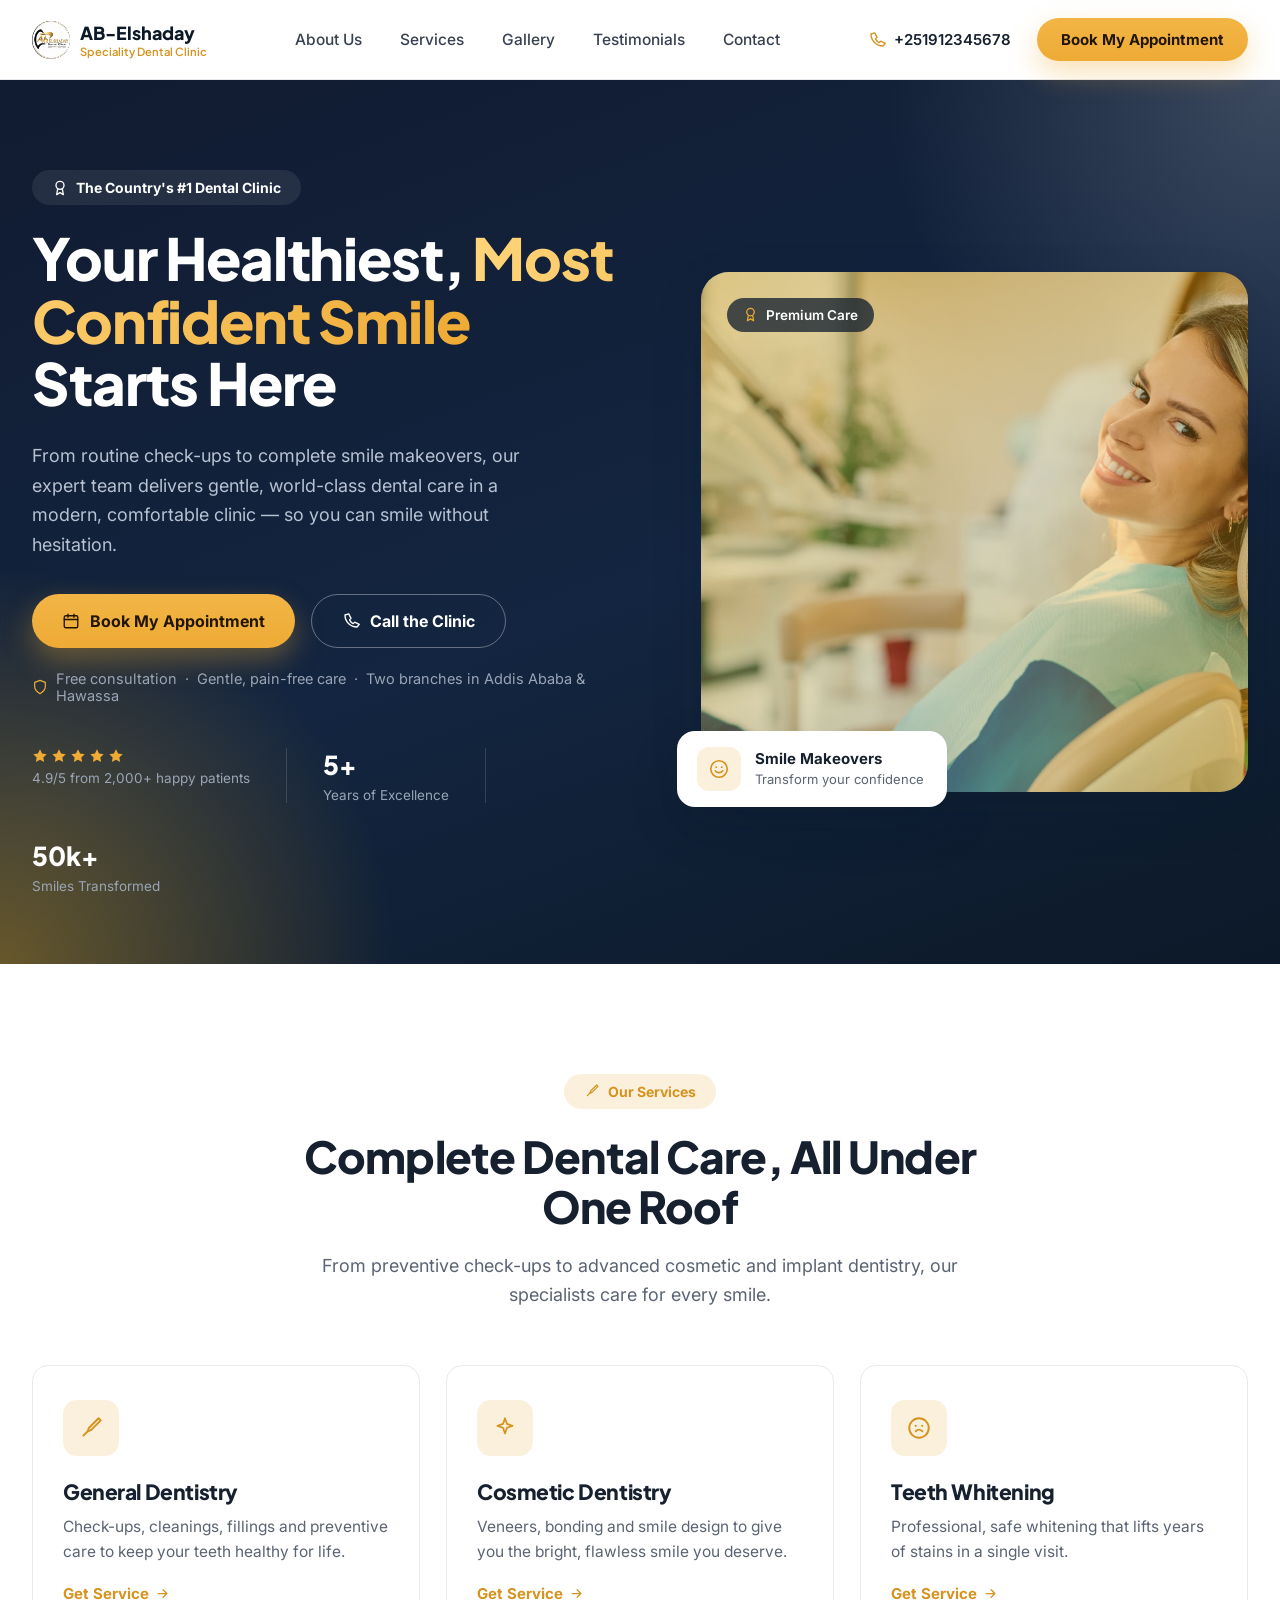
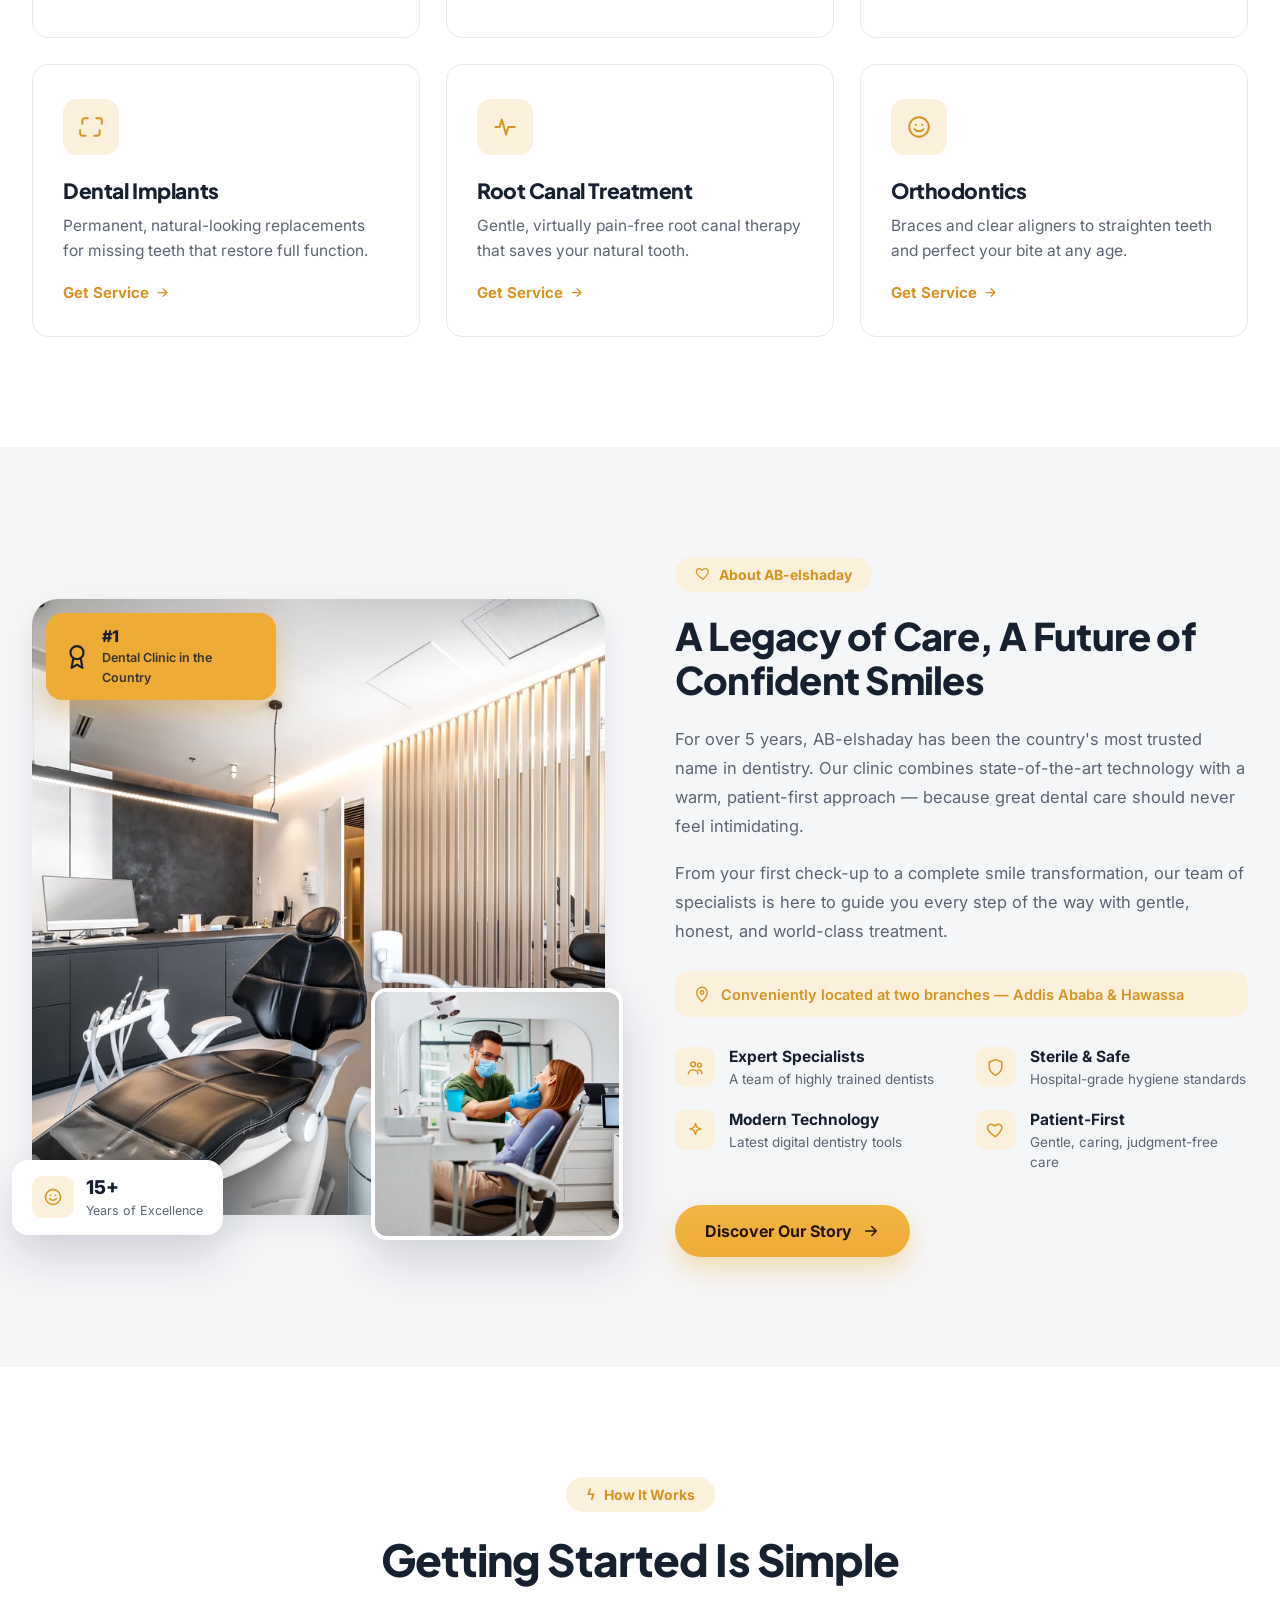
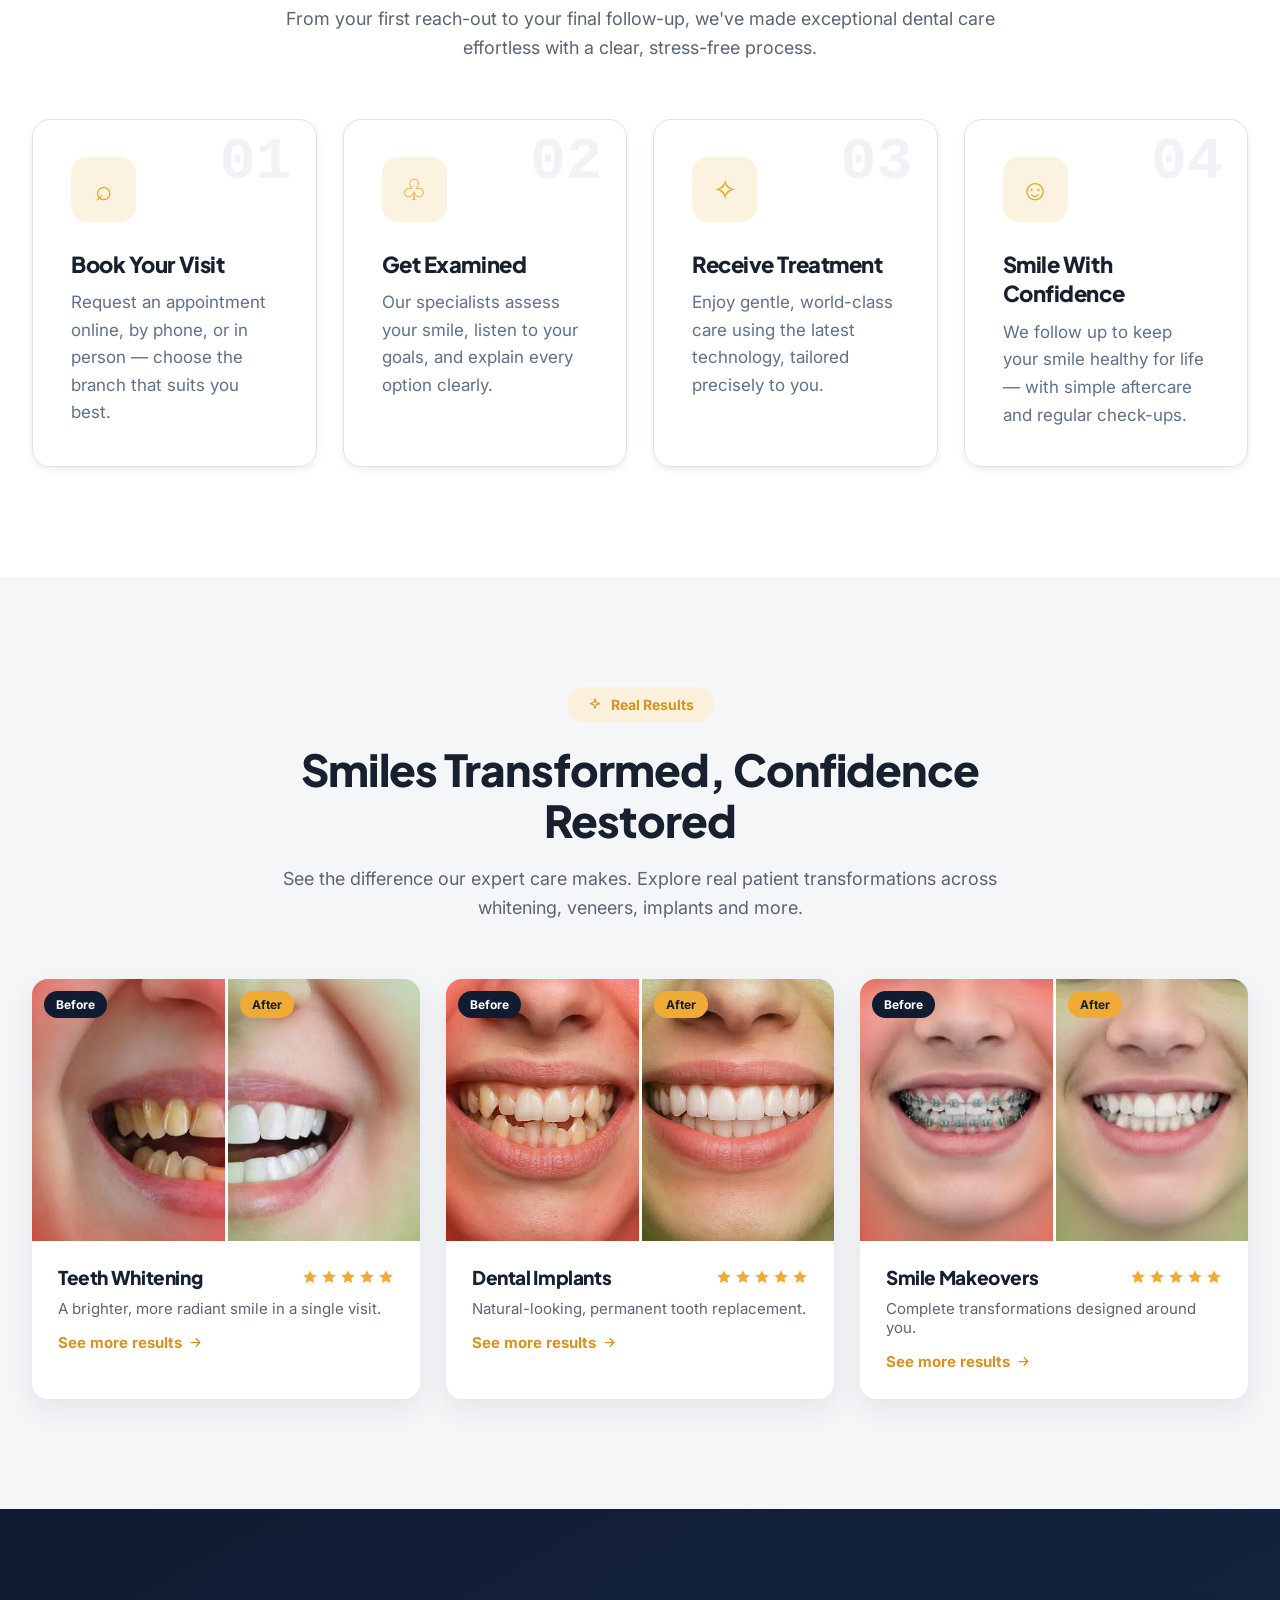
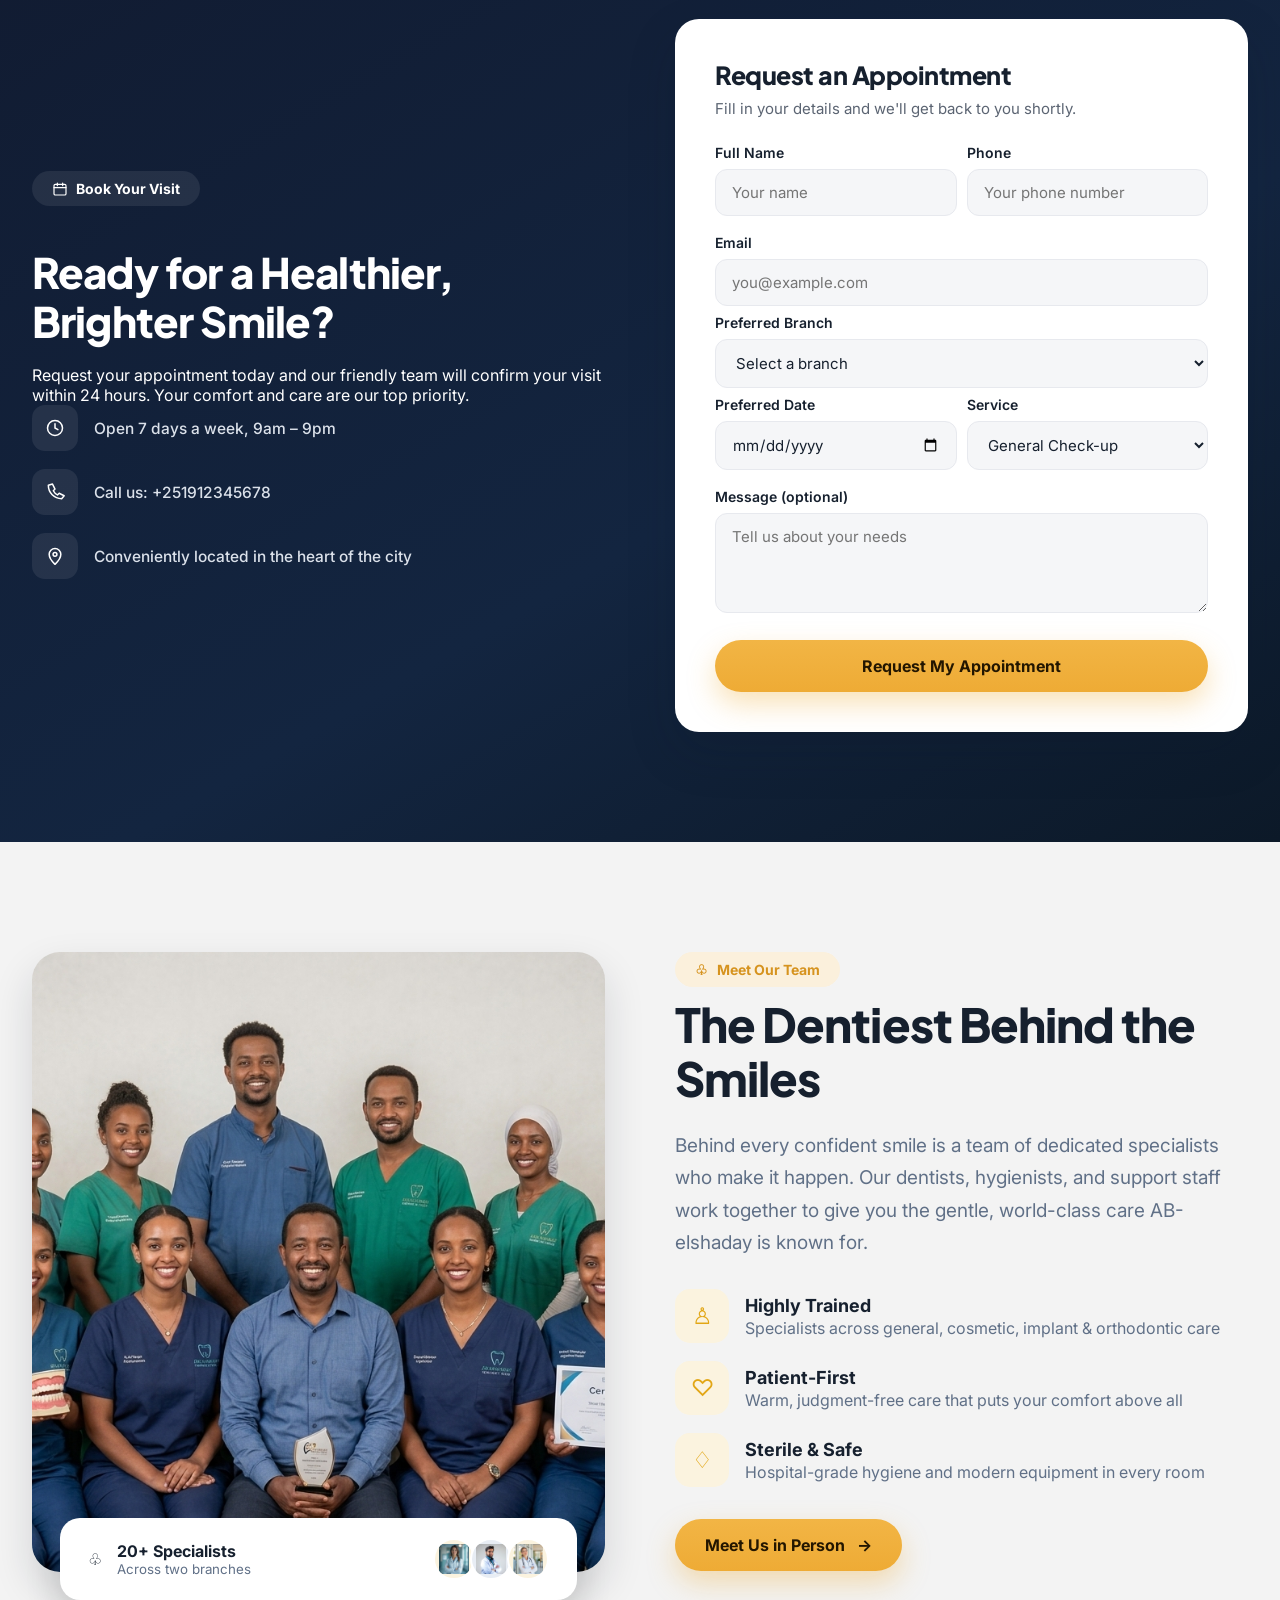
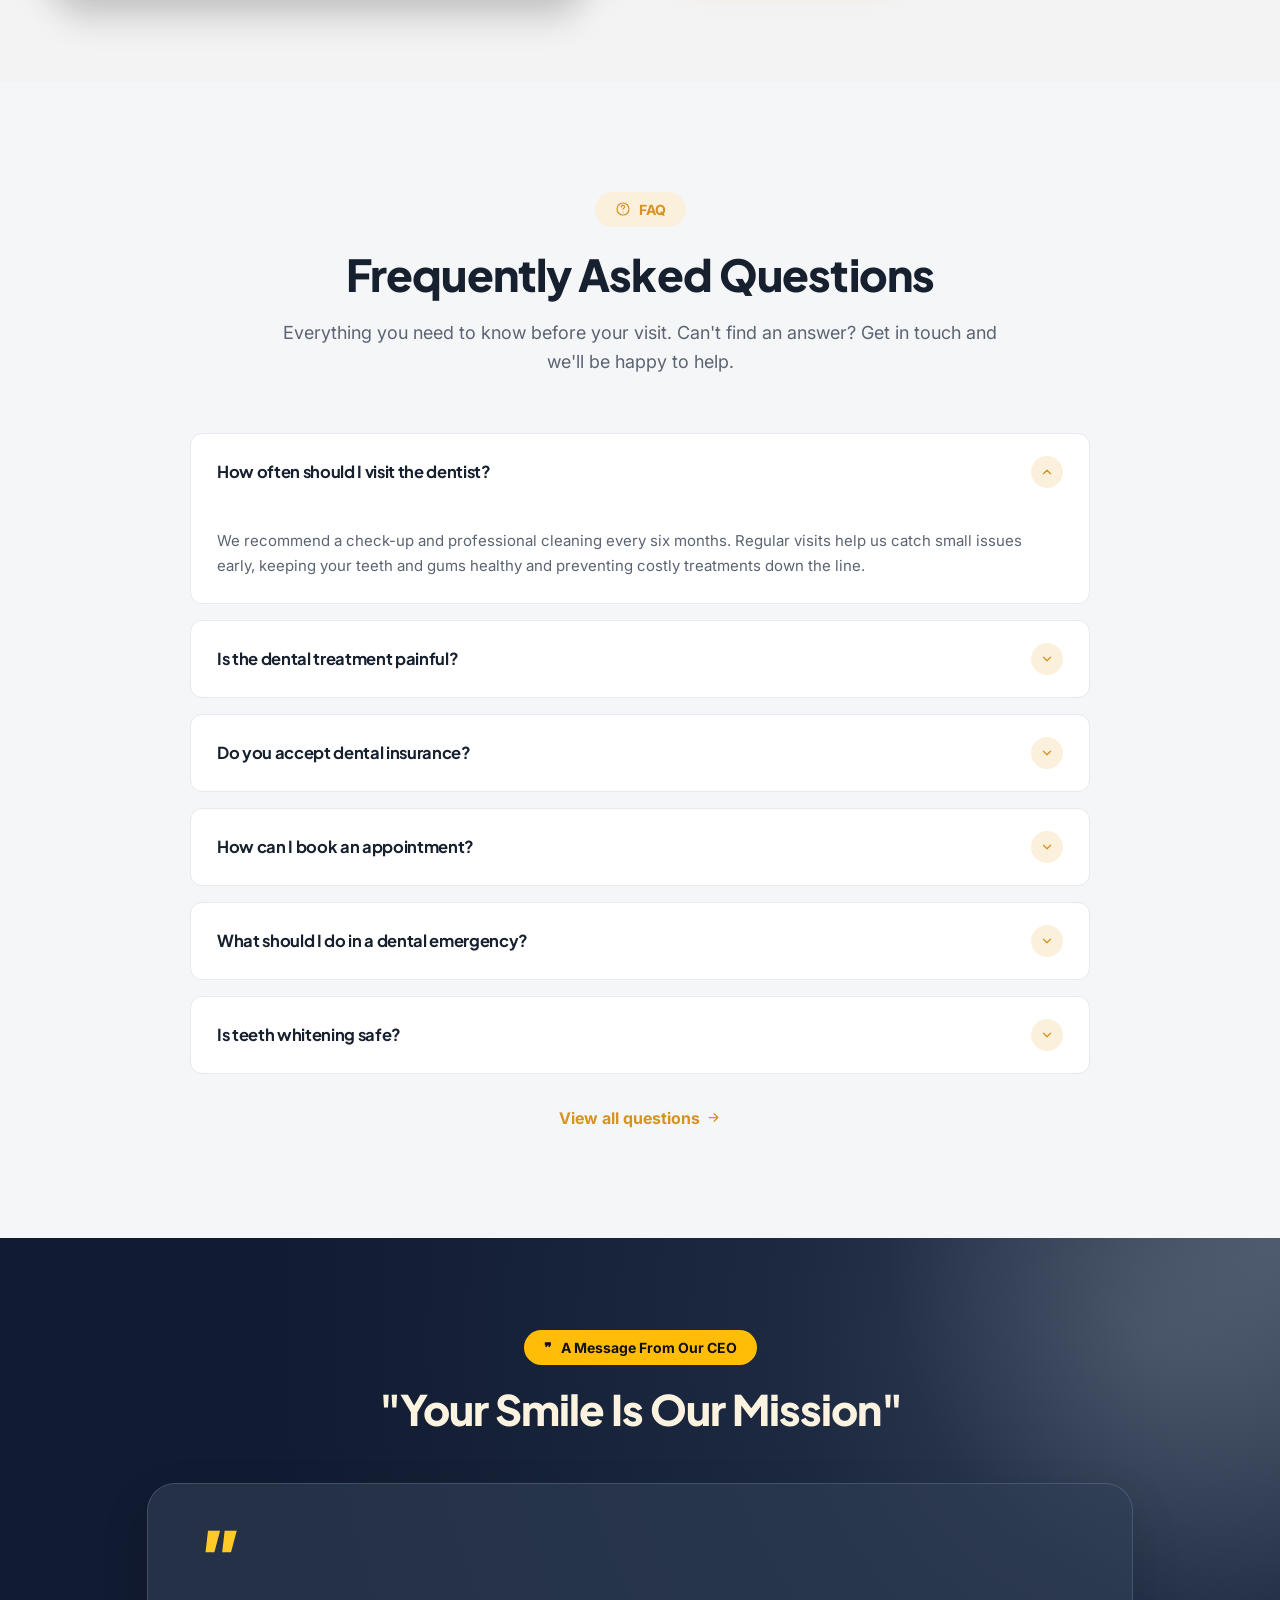
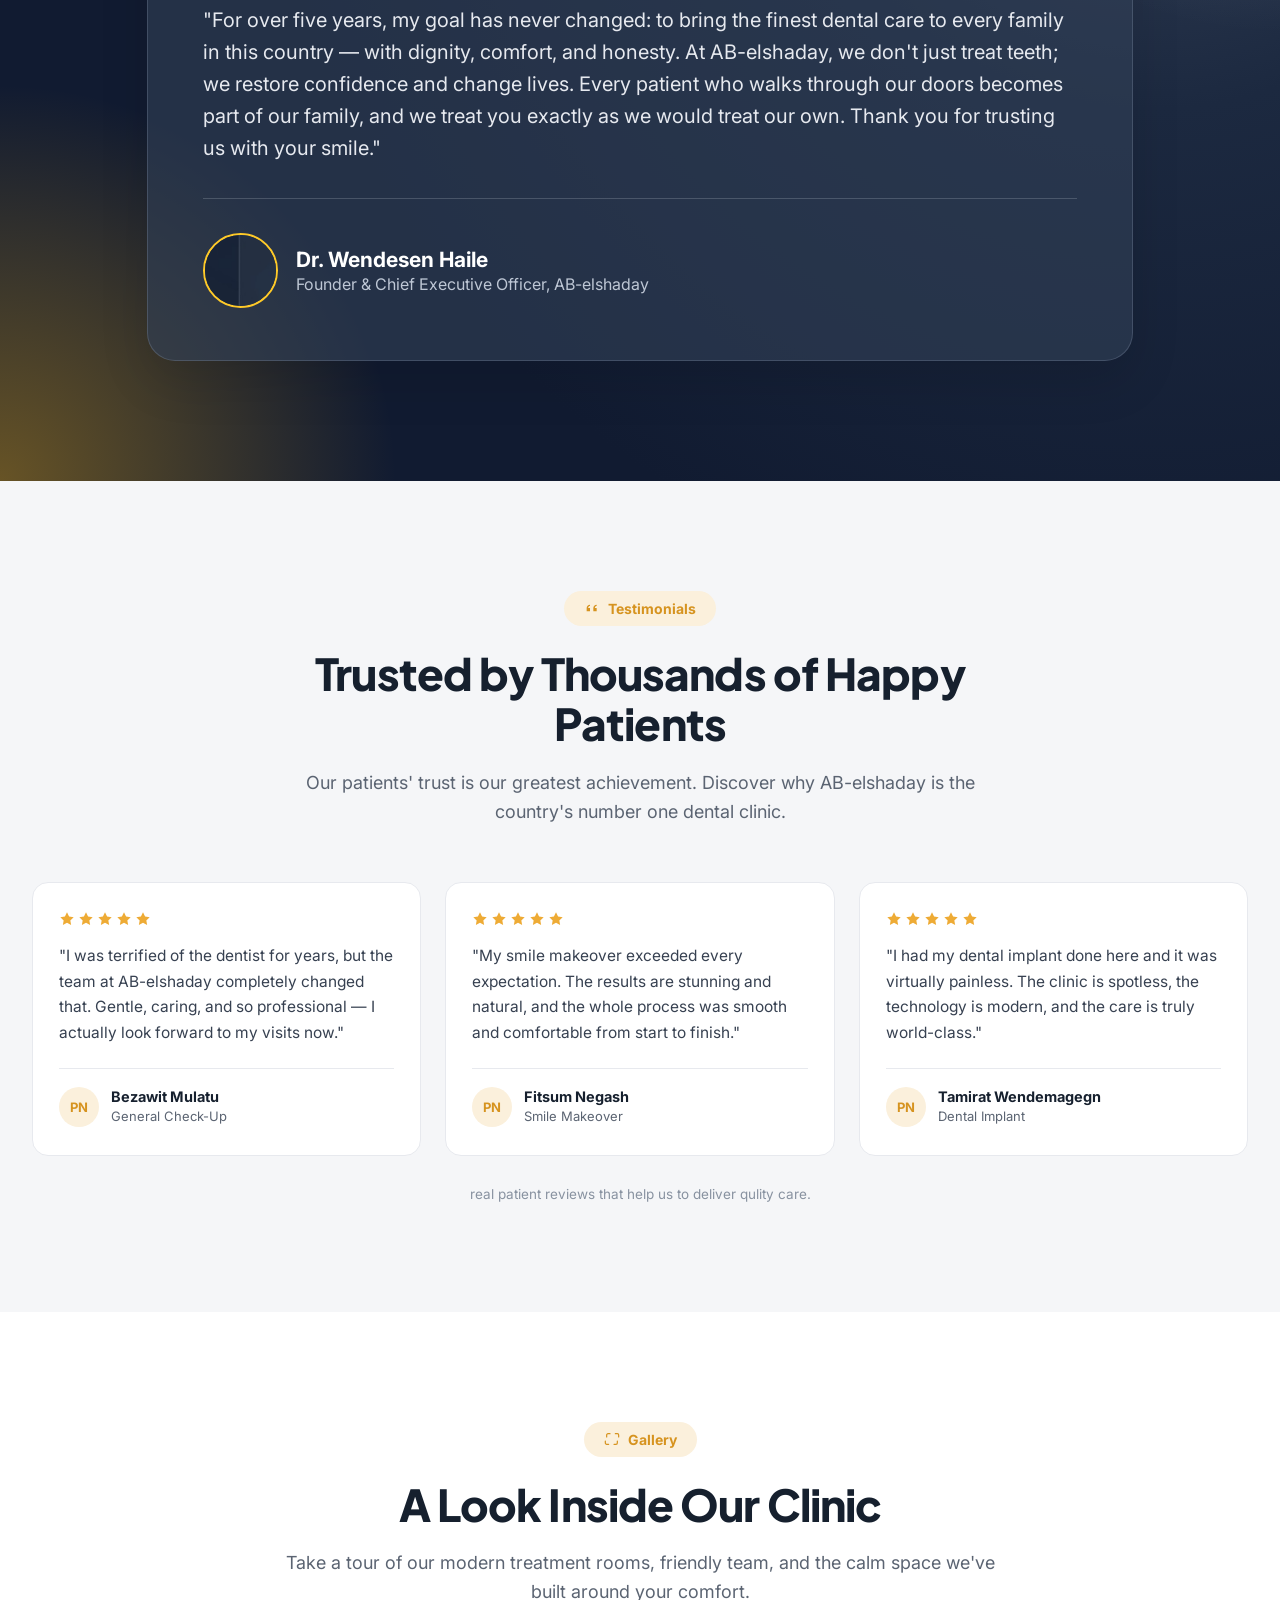
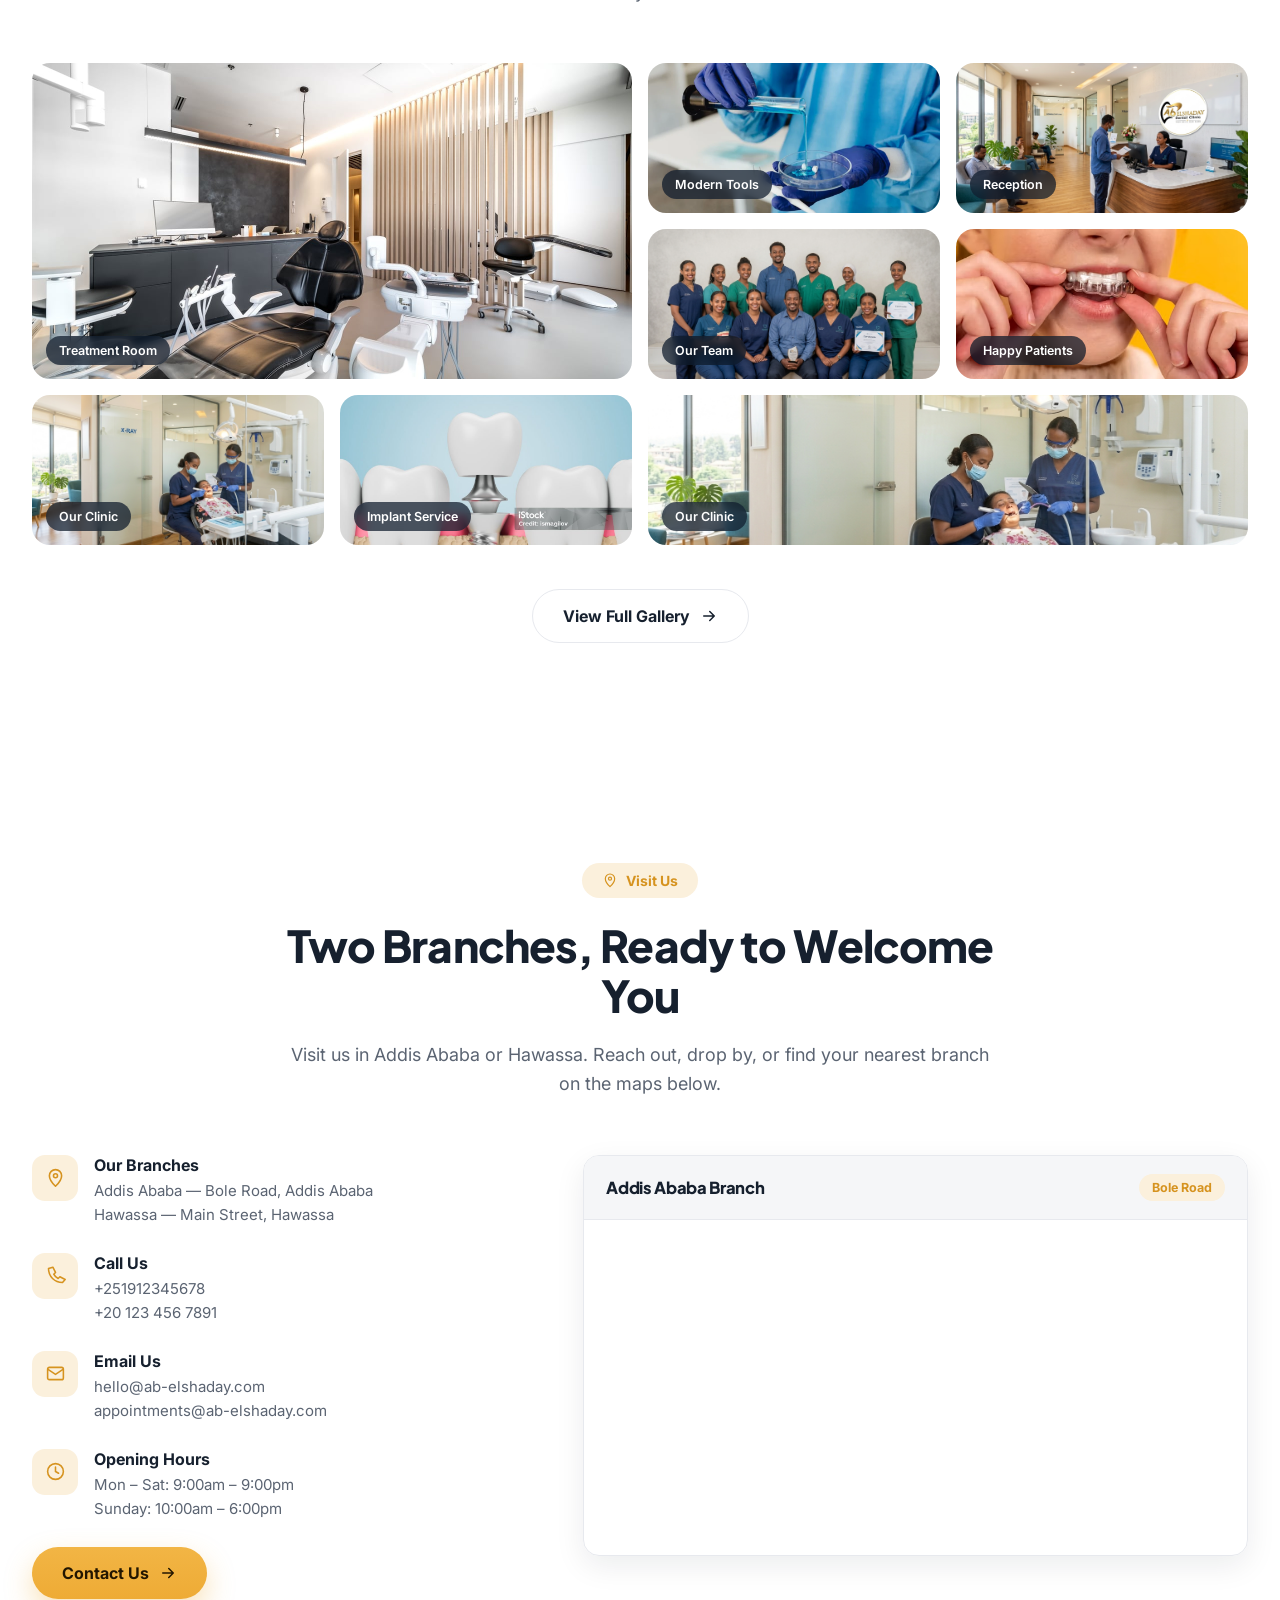
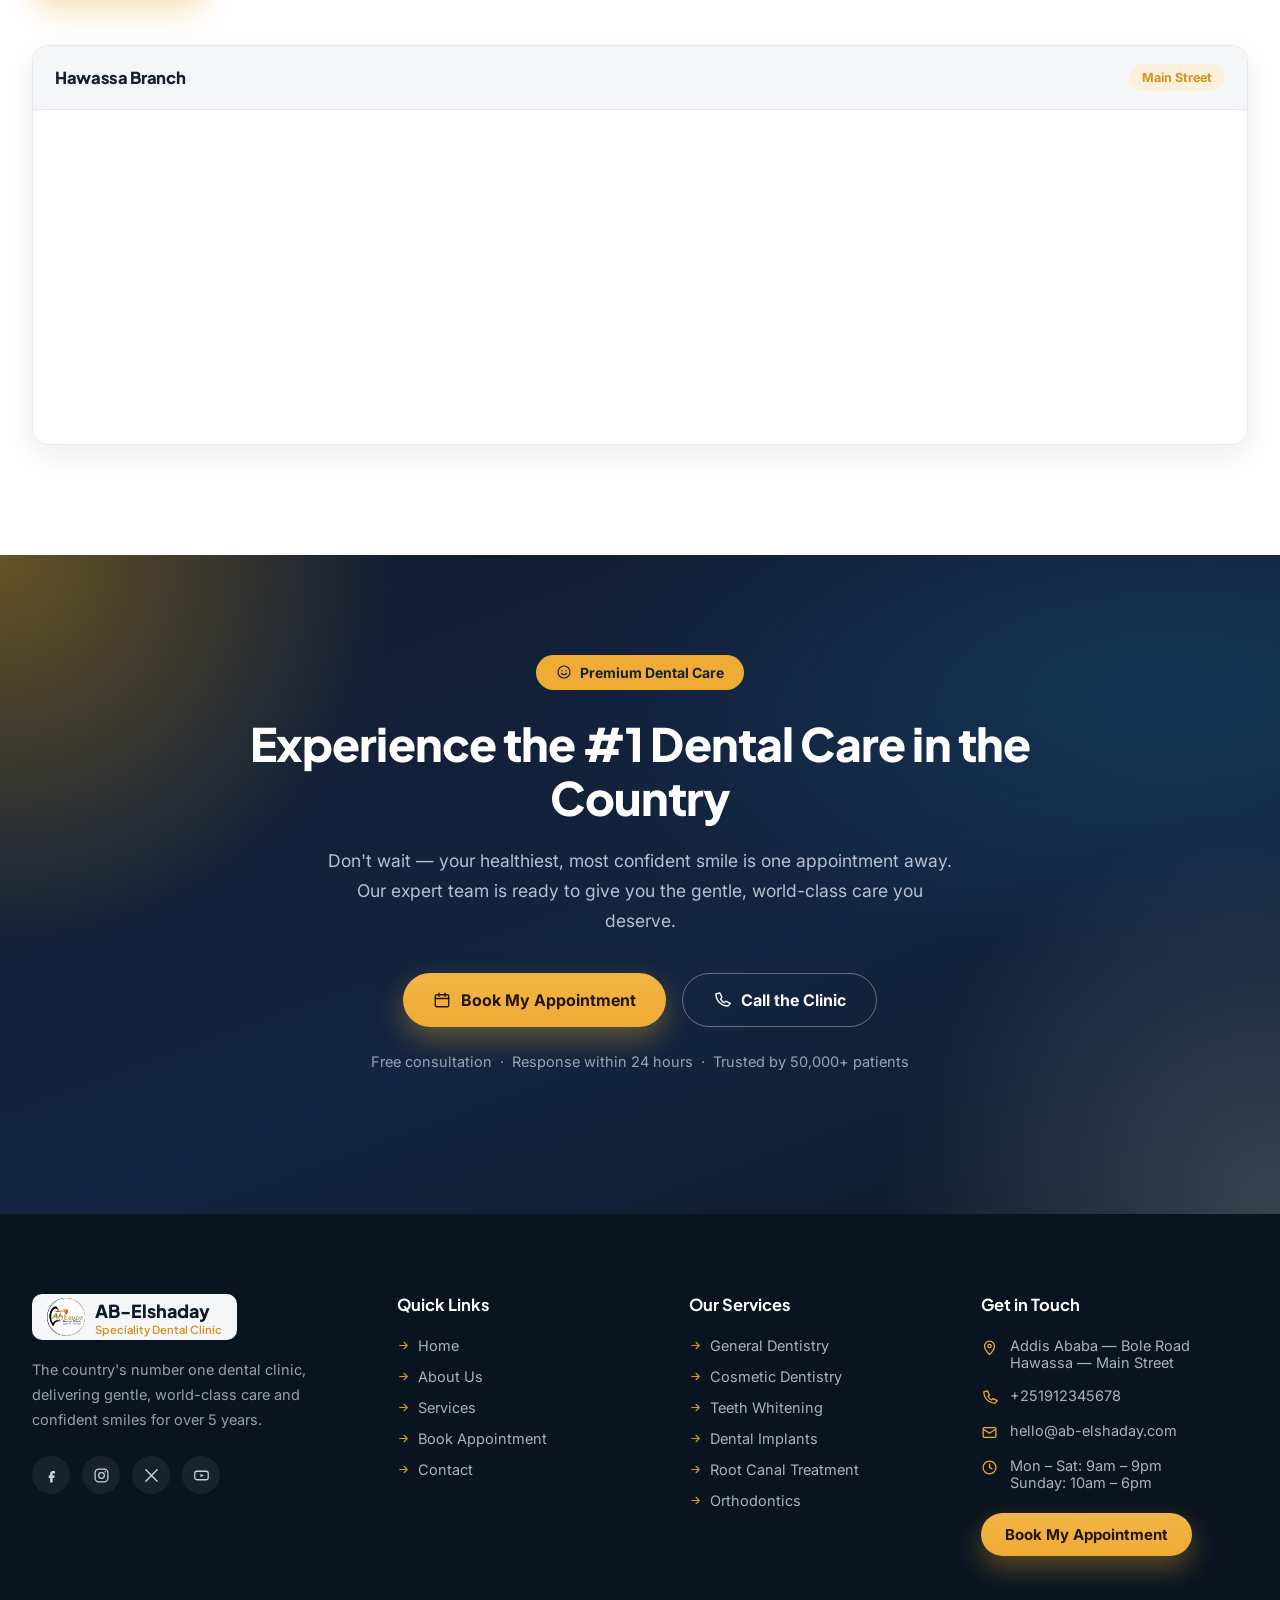
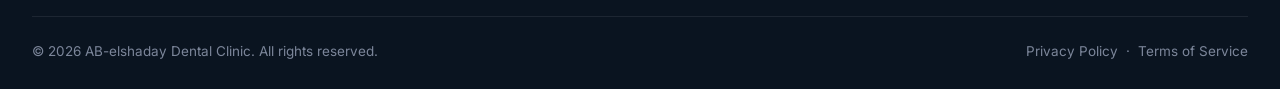
<file: index.html>
<!doctype html>
<html lang="en">
  <head>
    <meta charset="UTF-8" />
    <meta name="viewport" content="width=device-width, initial-scale=1.0" />
    <title>AB-elshaday Dental Clinic</title>
    <link rel="preconnect" href="https://fonts.googleapis.com" />
    <link rel="preconnect" href="https://fonts.gstatic.com" crossorigin />
    <link
      href="https://fonts.googleapis.com/css2?family=Plus+Jakarta+Sans:wght@400;500;600;700;800&family=Inter:wght@400;500;600&display=swap"
      rel="stylesheet"
    />
    <link rel="stylesheet" href="./style.css" />
  </head>
  <body>
    <!-- ICON SPRITE (symbols reused across the page) -->
    <svg width="0" height="0" style="position: absolute">
      <defs>
        <symbol id="i-tooth" viewBox="0 0 24 24" fill="none">
          <path
            d="M12 2c-2.2 0-3.5 1-4.8 1-1.6 0-3.2-1-3.2 2 0 3 1 5 1.5 9 .3 2.5 1 6 2.5 6 1.7 0 1.5-4 2-6 .3-1.2 1-2 2-2s1.7.8 2 2c.5 2 .3 6 2 6 1.5 0 2.2-3.5 2.5-6 .5-4 1.5-6 1.5-9 0-3-1.6-2-3.2-2-1.3 0-2.6-1-4.8-1z"
            fill="currentColor"
          />
        </symbol>
        <symbol id="i-award" viewBox="0 0 24 24" fill="none">
          <circle cx="12" cy="8" r="6" stroke="currentColor" stroke-width="2" />
          <path
            d="M8.5 13.5L7 22l5-3 5 3-1.5-8.5"
            stroke="currentColor"
            stroke-width="2"
            stroke-linejoin="round"
          />
        </symbol>
        <symbol id="i-star" viewBox="0 0 24 24" fill="currentColor">
          <path
            d="M12 2l3.1 6.3 6.9 1-5 4.9 1.2 6.9-6.2-3.3-6.2 3.3 1.2-6.9-5-4.9 6.9-1z"
          />
        </symbol>
        <symbol id="i-phone" viewBox="0 0 24 24" fill="none">
          <path
            d="M4 4c0 9 7 16 16 16l3-3.5-6-3-2 2c-2-1-4-3-5-5l2-2-3-6z"
            stroke="currentColor"
            stroke-width="1.8"
            stroke-linejoin="round"
          />
        </symbol>
        <symbol id="i-calendar" viewBox="0 0 24 24" fill="none">
          <rect
            x="3"
            y="5"
            width="18"
            height="16"
            rx="2"
            stroke="currentColor"
            stroke-width="1.8"
          />
          <path
            d="M3 10h18M8 3v4M16 3v4"
            stroke="currentColor"
            stroke-width="1.8"
            stroke-linecap="round"
          />
        </symbol>
        <symbol id="i-shield" viewBox="0 0 24 24" fill="none">
          <path
            d="M12 2l8 3v6c0 5-3.5 8.5-8 11-4.5-2.5-8-6-8-11V5l8-3z"
            stroke="currentColor"
            stroke-width="1.8"
            stroke-linejoin="round"
          />
        </symbol>
        <symbol id="i-smile" viewBox="0 0 24 24" fill="none">
          <circle
            cx="12"
            cy="12"
            r="9"
            stroke="currentColor"
            stroke-width="1.8"
          />
          <path
            d="M8 14c1 1.5 2.5 2 4 2s3-.5 4-2"
            stroke="currentColor"
            stroke-width="1.8"
            stroke-linecap="round"
          />
          <circle cx="9" cy="10" r="1" fill="currentColor" />
          <circle cx="15" cy="10" r="1" fill="currentColor" />
        </symbol>
        <symbol id="i-brush" viewBox="0 0 24 24" fill="none">
          <path
            d="M19 3l2 2-9 9-3 1 1-3 9-9z"
            stroke="currentColor"
            stroke-width="1.8"
            stroke-linejoin="round"
          />
          <path
            d="M9 15l-4 4"
            stroke="currentColor"
            stroke-width="1.8"
            stroke-linecap="round"
          />
        </symbol>
        <symbol id="i-sparkle" viewBox="0 0 24 24" fill="none">
          <path
            d="M12 3l1.8 5.2L19 10l-5.2 1.8L12 17l-1.8-5.2L5 10l5.2-1.8z"
            stroke="currentColor"
            stroke-width="1.6"
            stroke-linejoin="round"
          />
        </symbol>
        <symbol id="i-scan" viewBox="0 0 24 24" fill="none">
          <path
            d="M4 9V6a2 2 0 012-2h3M17 4h3a2 2 0 012 2v3M20 15v3a2 2 0 01-2 2h-3M7 20H4a2 2 0 01-2-2v-3"
            stroke="currentColor"
            stroke-width="1.8"
            stroke-linecap="round"
          />
        </symbol>
        <symbol id="i-pulse" viewBox="0 0 24 24" fill="none">
          <path
            d="M3 12h4l2-7 4 14 2-7h6"
            stroke="currentColor"
            stroke-width="1.8"
            stroke-linecap="round"
            stroke-linejoin="round"
          />
        </symbol>
        <symbol id="i-smile2" viewBox="0 0 24 24" fill="none">
          <circle
            cx="12"
            cy="12"
            r="9"
            stroke="currentColor"
            stroke-width="1.8"
          />
          <circle cx="9" cy="10" r="1" fill="currentColor" />
          <circle cx="15" cy="10" r="1" fill="currentColor" />
          <path
            d="M9 15c1-1 2-1.5 3-1.5s2 .5 3 1.5"
            stroke="currentColor"
            stroke-width="1.8"
            stroke-linecap="round"
          />
        </symbol>
        <symbol id="i-arrow" viewBox="0 0 24 24" fill="none">
          <path
            d="M5 12h14M13 6l6 6-6 6"
            stroke="currentColor"
            stroke-width="2"
            stroke-linecap="round"
            stroke-linejoin="round"
          />
        </symbol>
        <symbol id="i-chevron" viewBox="0 0 24 24" fill="none">
          <path
            d="M6 9l6 6 6-6"
            stroke="currentColor"
            stroke-width="2.2"
            stroke-linecap="round"
            stroke-linejoin="round"
          />
        </symbol>
        <symbol id="i-heart" viewBox="0 0 24 24" fill="none">
          <path
            d="M12 20s-7-4.4-9.5-9C.8 7.5 3 4 6.5 4c2 0 3.3 1 4.5 2.5C12.2 5 13.5 4 15.5 4 19 4 21.2 7.5 19.5 11 17 15.6 12 20 12 20z"
            stroke="currentColor"
            stroke-width="1.8"
            stroke-linejoin="round"
          />
        </symbol>
        <symbol id="i-users" viewBox="0 0 24 24" fill="none">
          <circle
            cx="9"
            cy="8"
            r="3"
            stroke="currentColor"
            stroke-width="1.8"
          />
          <circle
            cx="17"
            cy="9"
            r="2.5"
            stroke="currentColor"
            stroke-width="1.8"
          />
          <path
            d="M3 20c0-3 3-5 6-5s6 2 6 5M15 15c2.5 0 5 1.5 5 4.5"
            stroke="currentColor"
            stroke-width="1.8"
            stroke-linecap="round"
          />
        </symbol>
        <symbol id="i-check" viewBox="0 0 24 24" fill="none">
          <circle
            cx="12"
            cy="12"
            r="9"
            stroke="currentColor"
            stroke-width="1.8"
          />
          <path
            d="M8 12l3 3 5-6"
            stroke="currentColor"
            stroke-width="1.8"
            stroke-linecap="round"
            stroke-linejoin="round"
          />
        </symbol>
        <symbol id="i-map" viewBox="0 0 24 24" fill="none">
          <path
            d="M12 22s7-6.5 7-12A7 7 0 105 10c0 5.5 7 12 7 12z"
            stroke="currentColor"
            stroke-width="1.8"
            stroke-linejoin="round"
          />
          <circle
            cx="12"
            cy="10"
            r="2.3"
            stroke="currentColor"
            stroke-width="1.8"
          />
        </symbol>
        <symbol id="i-clock" viewBox="0 0 24 24" fill="none">
          <circle
            cx="12"
            cy="12"
            r="9"
            stroke="currentColor"
            stroke-width="1.8"
          />
          <path
            d="M12 7v5l3.5 2"
            stroke="currentColor"
            stroke-width="1.8"
            stroke-linecap="round"
          />
        </symbol>
        <symbol id="i-mail" viewBox="0 0 24 24" fill="none">
          <rect
            x="3"
            y="5"
            width="18"
            height="14"
            rx="2"
            stroke="currentColor"
            stroke-width="1.8"
          />
          <path
            d="M3 7l9 6 9-6"
            stroke="currentColor"
            stroke-width="1.8"
            stroke-linejoin="round"
          />
        </symbol>
        <symbol id="i-quote" viewBox="0 0 24 24" fill="currentColor">
          <path
            d="M9 7c-2.8 0-5 2.2-5 5v5h5v-5H6.2C6.6 10 7.6 9 9 9V7zm10 0c-2.8 0-5 2.2-5 5v5h5v-5h-2.8c.4-2 1.4-3 2.8-3V7z"
          />
        </symbol>
        <symbol id="i-help" viewBox="0 0 24 24" fill="none">
          <circle
            cx="12"
            cy="12"
            r="9"
            stroke="currentColor"
            stroke-width="1.8"
          />
          <path
            d="M9.5 9a2.5 2.5 0 015 0c0 1.5-2 1.7-2.5 3.2"
            stroke="currentColor"
            stroke-width="1.8"
            stroke-linecap="round"
          />
          <circle cx="12" cy="16.5" r="0.9" fill="currentColor" />
        </symbol>
        <symbol id="i-pin" viewBox="0 0 24 24" fill="none">
          <path
            d="M12 22s7-6.5 7-12A7 7 0 105 10c0 5.5 7 12 7 12z"
            stroke="currentColor"
            stroke-width="1.8"
            stroke-linejoin="round"
          />
          <circle
            cx="12"
            cy="10"
            r="2.3"
            stroke="currentColor"
            stroke-width="1.8"
          />
        </symbol>
        <symbol id="i-fb" viewBox="0 0 24 24" fill="currentColor">
          <path
            d="M14 9h3V5.5h-3c-2.2 0-4 1.8-4 4V12H8v3.5h2V22h3.5v-6.5H16l.5-3.5h-3V9.5c0-.3.2-.5.5-.5z"
          />
        </symbol>
        <symbol id="i-ig" viewBox="0 0 24 24" fill="none">
          <rect
            x="3"
            y="3"
            width="18"
            height="18"
            rx="5"
            stroke="currentColor"
            stroke-width="1.8"
          />
          <circle
            cx="12"
            cy="12"
            r="4"
            stroke="currentColor"
            stroke-width="1.8"
          />
          <circle cx="17.2" cy="6.8" r="1" fill="currentColor" />
        </symbol>
        <symbol id="i-x" viewBox="0 0 24 24" fill="currentColor">
          <path
            d="M4 4l16 16M20 4L4 20"
            stroke="currentColor"
            stroke-width="2"
            stroke-linecap="round"
          />
        </symbol>
        <symbol id="i-yt" viewBox="0 0 24 24" fill="none">
          <rect
            x="2.5"
            y="6"
            width="19"
            height="12"
            rx="3"
            stroke="currentColor"
            stroke-width="1.8"
          />
          <path d="M10.5 9.5l5 2.5-5 2.5z" fill="currentColor" />
        </symbol>
      </defs>
    </svg>

    <header>
      <div class="nav-wrap">
        <a href="" class="logo"
          ><img src="./assets/logo.jpeg" alt="" class="logo-img" />
          <span>AB-Elshaday <strong> Speciality Dental Clinic</strong></span></a
        >
        <nav class="links">
          <a href="about.html">About Us</a>
          <a href="services.html">Services</a>
          <a href="#gallery">Gallery</a>
          <a href="#testimonials">Testimonials</a>
          <a href="contact.html">Contact</a>
        </nav>
        <div class="nav-right">
          <div class="nav-phone">
            <svg><use href="#i-phone" /></svg>+251912345678
          </div>
          <a href="booking.html" class="btn btn-gold btn-sm"
            >Book My Appointment</a
          >
        </div>
        <div class="menu-btn"><span></span><span></span><span></span></div>
      </div>
    </header>

    <!-- HERO -->
    <section class="hero">
      <div class="gold-shadow hero-goldshadow shadow"></div>
      <div class="light-shadow hero-lightshadow shadow"></div>

      <div class="container hero-grid">
        <div class="hero-copy">
          <span class="eyebrow dark reveal"
            ><svg><use href="#i-award" /></svg>The Country's #1 Dental
            Clinic</span
          >
          <h1 class="reveal">
            Your Healthiest,
            <span class="gold-text">Most Confident Smile</span> Starts Here
          </h1>
          <p class="lead reveal">
            From routine check-ups to complete smile makeovers, our expert team
            delivers gentle, world-class dental care in a modern, comfortable
            clinic — so you can smile without hesitation.
          </p>
          <div class="hero-actions reveal">
            <a href="booking.html" class="btn btn-gold reveal"
              ><svg><use href="#i-calendar" /></svg>Book My Appointment</a
            >
            <a href="tel:+251912345678" class="btn btn-outline-dark reveal"
              ><svg><use href="#i-phone" /></svg>Call the Clinic</a
            >
          </div>
          <div class="hero-trust reveal">
            <svg><use href="#i-shield" /></svg>Free consultation &nbsp;·&nbsp;
            Gentle, pain-free care &nbsp;·&nbsp; Two branches in Addis Ababa
            &amp; Hawassa
          </div>
          <div class="hero-stats">
            <div class="stat-block reveal">
              <div class="stars">
                <svg><use href="#i-star" /></svg
                ><svg><use href="#i-star" /></svg
                ><svg><use href="#i-star" /></svg
                ><svg><use href="#i-star" /></svg
                ><svg><use href="#i-star" /></svg>
              </div>
              <small>4.9/5 from 2,000+ happy patients</small>
            </div>
            <div class="stat-divider"></div>
            <div class="stat-block reveal">
              <span class="num">5+</span><small>Years of Excellence</small>
            </div>
            <div class="stat-divider"></div>
            <div class="stat-block reveal">
              <span class="num">50k+</span><small>Smiles Transformed</small>
            </div>
          </div>
        </div>
        <div class="hero-media reveal">
          <div class="frame">
            <img
              src="./assets/hero-img.jpg"
              alt="Happy patient in dental chair"
            />
          </div>
          <span class="badge-pill"
            ><svg><use href="#i-award" /></svg>Premium Care</span
          >
          <div class="float-card">
            <div class="icon-badge">
              <svg><use href="#i-smile" /></svg>
            </div>
            <div>
              <strong>Smile Makeovers</strong
              ><span>Transform your confidence</span>
            </div>
          </div>
        </div>
      </div>
    </section>

    <!-- SERVICES -->
    <section class="services" id="services">
      <div class="container">
        <div class="section-head reveal reveal">
          <span class="eyebrow"
            ><svg><use href="#i-brush" /></svg>Our Services</span
          >
          <h2>Complete Dental Care, All Under One Roof</h2>
          <p>
            From preventive check-ups to advanced cosmetic and implant
            dentistry, our specialists care for every smile.
          </p>
        </div>
        <div class="services-grid">
          <div class="service-card reveal">
            <div class="service-icon">
              <svg><use href="#i-brush" /></svg>
            </div>
            <h3>General Dentistry</h3>
            <p>
              Check-ups, cleanings, fillings and preventive care to keep your
              teeth healthy for life.
            </p>
            <a href="#" class="link-arrow"
              >Get Service <svg><use href="#i-arrow" /></svg
            ></a>
          </div>
          <div class="service-card reveal">
            <div class="service-icon">
              <svg><use href="#i-sparkle" /></svg>
            </div>
            <h3>Cosmetic Dentistry</h3>
            <p>
              Veneers, bonding and smile design to give you the bright, flawless
              smile you deserve.
            </p>
            <a href="#" class="link-arrow"
              >Get Service <svg><use href="#i-arrow" /></svg
            ></a>
          </div>
          <div class="service-card reveal">
            <div class="service-icon">
              <svg><use href="#i-smile2" /></svg>
            </div>
            <h3>Teeth Whitening</h3>
            <p>
              Professional, safe whitening that lifts years of stains in a
              single visit.
            </p>
            <a href="#" class="link-arrow"
              >Get Service <svg><use href="#i-arrow" /></svg
            ></a>
          </div>
          <div class="service-card reveal">
            <div class="service-icon">
              <svg><use href="#i-scan" /></svg>
            </div>
            <h3>Dental Implants</h3>
            <p>
              Permanent, natural-looking replacements for missing teeth that
              restore full function.
            </p>
            <a href="#" class="link-arrow"
              >Get Service <svg><use href="#i-arrow" /></svg
            ></a>
          </div>
          <div class="service-card reveal">
            <div class="service-icon">
              <svg><use href="#i-pulse" /></svg>
            </div>
            <h3>Root Canal Treatment</h3>
            <p>
              Gentle, virtually pain-free root canal therapy that saves your
              natural tooth.
            </p>
            <a href="#" class="link-arrow"
              >Get Service <svg><use href="#i-arrow" /></svg
            ></a>
          </div>
          <div class="service-card reveal">
            <div class="service-icon">
              <svg><use href="#i-smile" /></svg>
            </div>
            <h3>Orthodontics</h3>
            <p>
              Braces and clear aligners to straighten teeth and perfect your
              bite at any age.
            </p>
            <a href="#" class="link-arrow"
              >Get Service <svg><use href="#i-arrow" /></svg
            ></a>
          </div>
        </div>
      </div>
    </section>

    <!-- ABOUT -->
    <section class="about" id="about">
      <div class="container about-grid">
        <div class="about-media reveal">
          <div class="main-img">
            <img src="./assets/about-img.jpg" />
          </div>
          <div class="rank-badge">
            <svg><use href="#i-award" /></svg>
            <div>
              <strong>#1</strong><span>Dental Clinic in the Country</span>
            </div>
          </div>
          <div class="inset-img">
            <img
              src="./assets/about-img-2.jpg"
              alt="Dentist consulting with patient"
            />
          </div>
          <div class="years-card">
            <div class="icon-badge">
              <svg><use href="#i-smile" /></svg>
            </div>
            <div><strong>15+</strong><span>Years of Excellence</span></div>
          </div>
        </div>
        <div class="about-content reveal">
          <span class="eyebrow"
            ><svg><use href="#i-heart" /></svg>About AB-elshaday</span
          >
          <h2>A Legacy of Care, A Future of Confident Smiles</h2>
          <p>
            For over 5 years, AB-elshaday has been the country's most trusted
            name in dentistry. Our clinic combines state-of-the-art technology
            with a warm, patient-first approach — because great dental care
            should never feel intimidating.
          </p>
          <p>
            From your first check-up to a complete smile transformation, our
            team of specialists is here to guide you every step of the way with
            gentle, honest, and world-class treatment.
          </p>
          <div class="location-strip">
            <svg><use href="#i-pin" /></svg>Conveniently located at two branches
            — Addis Ababa &amp; Hawassa
          </div>
          <div class="feature-grid">
            <div class="feature-item reveal">
              <div class="icon-badge">
                <svg><use href="#i-users" /></svg>
              </div>
              <div>
                <strong>Expert Specialists</strong
                ><span>A team of highly trained dentists</span>
              </div>
            </div>
            <div class="feature-item reveal">
              <div class="icon-badge">
                <svg><use href="#i-shield" /></svg>
              </div>
              <div>
                <strong>Sterile &amp; Safe</strong
                ><span>Hospital-grade hygiene standards</span>
              </div>
            </div>
            <div class="feature-item reveal">
              <div class="icon-badge">
                <svg><use href="#i-sparkle" /></svg>
              </div>
              <div>
                <strong>Modern Technology</strong
                ><span>Latest digital dentistry tools</span>
              </div>
            </div>
            <div class="feature-item reveal">
              <div class="icon-badge">
                <svg><use href="#i-heart" /></svg>
              </div>
              <div>
                <strong>Patient-First</strong
                ><span>Gentle, caring, judgment-free care</span>
              </div>
            </div>
          </div>
          <a href="about.html" class="btn btn-gold reveal"
            >Discover Our Story <svg><use href="#i-arrow" /></svg
          ></a>
        </div>
      </div>
    </section>

    <section id="how-it-works" class="section how">
      <div class="container">
        <div class="section-head reveal">
          <span class="eyebrow">ϟ &nbsp; How It Works</span>
          <h2>Getting Started Is Simple</h2>
          <p>
            From your first reach-out to your final follow-up, we've made
            exceptional dental care effortless with a clear, stress-free
            process.
          </p>
        </div>
        <div class="steps-grid">
          <article class="step-card reveal">
            <span class="step-number">01</span>
            <div class="step-icon">⌕</div>
            <h3>Book Your Visit</h3>
            <p>
              Request an appointment online, by phone, or in person — choose the
              branch that suits you best.
            </p>
          </article>
          <article class="step-card reveal">
            <span class="step-number">02</span>
            <div class="step-icon">♧</div>
            <h3>Get Examined</h3>
            <p>
              Our specialists assess your smile, listen to your goals, and
              explain every option clearly.
            </p>
          </article>
          <article class="step-card reveal">
            <span class="step-number">03</span>
            <div class="step-icon">✧</div>
            <h3>Receive Treatment</h3>
            <p>
              Enjoy gentle, world-class care using the latest technology,
              tailored precisely to you.
            </p>
          </article>
          <article class="step-card reveal">
            <span class="step-number">04</span>
            <div class="step-icon">☺</div>
            <h3>Smile With Confidence</h3>
            <p>
              We follow up to keep your smile healthy for life — with simple
              aftercare and regular check-ups.
            </p>
          </article>
        </div>
      </div>
    </section>

    <!-- RESULTS -->
    <section class="results" id="results">
      <div class="container">
        <div class="section-head reveal">
          <span class="eyebrow"
            ><svg><use href="#i-sparkle" /></svg>Real Results</span
          >
          <h2>Smiles Transformed, Confidence Restored</h2>
          <p>
            See the difference our expert care makes. Explore real patient
            transformations across whitening, veneers, implants and more.
          </p>
        </div>
        <div class="results-grid">
          <div class="result-card reveal">
            <div class="ba-imgs">
              <div class="ba">
                <span class="ba-tag before">Before</span
                ><img src="./assets/before3.png" alt="Before teeth whitening" />
              </div>
              <div class="ba">
                <span class="ba-tag after">After</span
                ><img src="./assets/after3.png" alt="After teeth whitening" />
              </div>
            </div>
            <div class="result-body">
              <div class="result-top">
                <h3>Teeth Whitening</h3>
                <div class="stars">
                  <svg><use href="#i-star" /></svg
                  ><svg><use href="#i-star" /></svg
                  ><svg><use href="#i-star" /></svg
                  ><svg><use href="#i-star" /></svg
                  ><svg><use href="#i-star" /></svg>
                </div>
              </div>
              <p>A brighter, more radiant smile in a single visit.</p>
              <a href="#" class="link-arrow"
                >See more results <svg><use href="#i-arrow" /></svg
              ></a>
            </div>
          </div>
          <div class="result-card reveal">
            <div class="ba-imgs">
              <div class="ba">
                <span class="ba-tag before">Before</span
                ><img src="./assets/before2.png" alt="Before dental implant" />
              </div>
              <div class="ba">
                <span class="ba-tag after">After</span
                ><img src="./assets/after2.png" alt="After dental implant" />
              </div>
            </div>
            <div class="result-body">
              <div class="result-top">
                <h3>Dental Implants</h3>
                <div class="stars">
                  <svg><use href="#i-star" /></svg
                  ><svg><use href="#i-star" /></svg
                  ><svg><use href="#i-star" /></svg
                  ><svg><use href="#i-star" /></svg
                  ><svg><use href="#i-star" /></svg>
                </div>
              </div>
              <p>Natural-looking, permanent tooth replacement.</p>
              <a href="#" class="link-arrow"
                >See more results <svg><use href="#i-arrow" /></svg
              ></a>
            </div>
          </div>
          <div class="result-card reveal">
            <div class="ba-imgs">
              <div class="ba">
                <span class="ba-tag before">Before</span
                ><img src="./assets/before1.png" alt="Before smile makeover" />
              </div>
              <div class="ba">
                <span class="ba-tag after">After</span
                ><img src="./assets/after1.png" alt="After smile makeover" />
              </div>
            </div>
            <div class="result-body">
              <div class="result-top">
                <h3>Smile Makeovers</h3>
                <div class="stars">
                  <svg><use href="#i-star" /></svg
                  ><svg><use href="#i-star" /></svg
                  ><svg><use href="#i-star" /></svg
                  ><svg><use href="#i-star" /></svg
                  ><svg><use href="#i-star" /></svg>
                </div>
              </div>
              <p>Complete transformations designed around you.</p>
              <a href="#" class="link-arrow"
                >See more results <svg><use href="#i-arrow" /></svg
              ></a>
            </div>
          </div>
        </div>
      </div>
    </section>

    <!-- BOOKING -->
    <section class="booking" id="booking">
      <div class="container booking-grid">
        <div class="booking-copy">
          <span class="eyebrow dark reveal"
            ><svg><use href="#i-calendar" /></svg>Book Your Visit</span
          >
          <h2 class="reveal">Ready for a Healthier, Brighter Smile?</h2>
          <p class="reveal">
            Request your appointment today and our friendly team will confirm
            your visit within 24 hours. Your comfort and care are our top
            priority.
          </p>
          <div class="booking-info">
            <div class="info-row reveal">
              <div class="icon-badge">
                <svg><use href="#i-clock" /></svg>
              </div>
              <span>Open 7 days a week, 9am – 9pm</span>
            </div>
            <div class="info-row reveal">
              <div class="icon-badge">
                <svg><use href="#i-phone" /></svg>
              </div>
              <span>Call us: +251912345678</span>
            </div>
            <div class="info-row reveal">
              <div class="icon-badge">
                <svg><use href="#i-map" /></svg>
              </div>
              <span>Conveniently located in the heart of the city</span>
            </div>
          </div>
        </div>
        <div class="booking-card reveal">
          <h3>Request an Appointment</h3>
          <p>Fill in your details and we'll get back to you shortly.</p>
          <form onsubmit="return false;">
            <div class="form-row">
              <div class="field">
                <label>Full Name</label
                ><input type="text" placeholder="Your name" />
              </div>
              <div class="field">
                <label>Phone</label
                ><input type="tel" placeholder="Your phone number" />
              </div>
            </div>
            <div class="field">
              <label>Email</label
              ><input type="email" placeholder="you@example.com" />
            </div>
            <div class="field">
              <label>Preferred Branch</label>
              <select>
                <option>Select a branch</option>
                <option>Addis Ababa — Bole Road</option>
                <option>Hawassa — Main Street</option>
              </select>
            </div>
            <div class="form-row">
              <div class="field">
                <label>Preferred Date</label><input type="date" />
              </div>
              <div class="field">
                <label>Service</label>
                <select>
                  <option>General Check-up</option>
                  <option>Cosmetic Dentistry</option>
                  <option>Teeth Whitening</option>
                  <option>Dental Implants</option>
                  <option>Root Canal Treatment</option>
                  <option>Orthodontics</option>
                </select>
              </div>
            </div>
            <div class="field">
              <label>Message (optional)</label
              ><textarea placeholder="Tell us about your needs"></textarea>
            </div>
            <button type="submit" class="btn btn-gold btn-block submit-btn">
              Request My Appointment
            </button>
          </form>
        </div>
      </div>
    </section>
    <section id="team" class="section team">
      <div class="container team-grid">
        <div class="team-visual reveal">
          <img
            src="assets/team image.jfif"
            alt="AB-elshaday dental specialists"
          />
          <div class="specialists-card">
            <div class="round-icon">♧</div>
            <div>
              <strong>20+ Specialists</strong><small>Across two branches</small>
            </div>
            <div class="doctor-dots">
              <span><img src="./assets/gril-doctor-1.webp" width="30px" /></span
              ><span><img src="./assets/men-doctor-1.webp" width="30px" /></span
              ><span
                ><img src="./assets/girl-doctor-2.webp" width="30px"
              /></span>
            </div>
          </div>
        </div>
        <div class="team-copy reveal">
          <span class="eyebrow reveal">♧ &nbsp; Meet Our Team</span>
          <h2>The Dentiest Behind the Smiles</h2>
          <p class="reveal">
            Behind every confident smile is a team of dedicated specialists who
            make it happen. Our dentists, hygienists, and support staff work
            together to give you the gentle, world-class care AB-elshaday is
            known for.
          </p>
          <div class="team-features">
            <div class="reveal">
              <span>♙</span>
              <div>
                <strong>Highly Trained</strong
                ><small
                  >Specialists across general, cosmetic, implant &amp;
                  orthodontic care</small
                >
              </div>
            </div>
            <div class="reveal">
              <span>♡</span>
              <div>
                <strong>Patient-First</strong
                ><small
                  >Warm, judgment-free care that puts your comfort above
                  all</small
                >
              </div>
            </div>
            <div class="reveal">
              <span>♢</span>
              <div>
                <strong>Sterile &amp; Safe</strong
                ><small
                  >Hospital-grade hygiene and modern equipment in every
                  room</small
                >
              </div>
            </div>
          </div>
          <a class="btn btn-gold reveal" href="#contact"
            >Meet Us in Person &nbsp; →</a
          >
        </div>
      </div>
    </section>

    <!-- FAQ -->
    <section class="faq" id="faq">
      <div class="container">
        <div class="section-head reveal">
          <span class="eyebrow"
            ><svg><use href="#i-help" /></svg>FAQ</span
          >
          <h2>Frequently Asked Questions</h2>
          <p>
            Everything you need to know before your visit. Can't find an answer?
            Get in touch and we'll be happy to help.
          </p>
        </div>
        <div class="faq-list">
          <div class="faq-item reveal open">
            <div class="faq-q" onclick="toggleFaq(this)">
              <h4>How often should I visit the dentist?</h4>
              <div class="faq-toggle">
                <svg><use href="#i-chevron" /></svg>
              </div>
            </div>
            <div class="faq-a">
              <p>
                We recommend a check-up and professional cleaning every six
                months. Regular visits help us catch small issues early, keeping
                your teeth and gums healthy and preventing costly treatments
                down the line.
              </p>
            </div>
          </div>
          <div class="faq-item reveal">
            <div class="faq-q" onclick="toggleFaq(this)">
              <h4>Is the dental treatment painful?</h4>
              <div class="faq-toggle">
                <svg><use href="#i-chevron" /></svg>
              </div>
            </div>
            <div class="faq-a">
              <p>
                Not at all — we use modern, gentle techniques and anesthesia
                where needed, so most treatments are virtually pain-free. We
                always check in with you throughout to keep you comfortable.
              </p>
            </div>
          </div>
          <div class="faq-item reveal">
            <div class="faq-q" onclick="toggleFaq(this)">
              <h4>Do you accept dental insurance?</h4>
              <div class="faq-toggle">
                <svg><use href="#i-chevron" /></svg>
              </div>
            </div>
            <div class="faq-a">
              <p>
                Yes, we work with most major insurance providers. Bring your
                policy details to your first visit and our front desk team will
                help verify your coverage.
              </p>
            </div>
          </div>
          <div class="faq-item reveal">
            <div class="faq-q" onclick="toggleFaq(this)">
              <h4>How can I book an appointment?</h4>
              <div class="faq-toggle">
                <svg><use href="#i-chevron" /></svg>
              </div>
            </div>
            <div class="faq-a">
              <p>
                You can book online through our appointment form above, call
                either branch directly, or send us a message — our team confirms
                every request within 24 hours.
              </p>
            </div>
          </div>
          <div class="faq-item reveal">
            <div class="faq-q" onclick="toggleFaq(this)">
              <h4>What should I do in a dental emergency?</h4>
              <div class="faq-toggle">
                <svg><use href="#i-chevron" /></svg>
              </div>
            </div>
            <div class="faq-a">
              <p>
                Call either branch right away — we hold same-day emergency slots
                for urgent issues like severe pain, swelling, or a knocked-out
                tooth.
              </p>
            </div>
          </div>
          <div class="faq-item reveal">
            <div class="faq-q" onclick="toggleFaq(this)">
              <h4>Is teeth whitening safe?</h4>
              <div class="faq-toggle">
                <svg><use href="#i-chevron" /></svg>
              </div>
            </div>
            <div class="faq-a">
              <p>
                Yes, professional in-clinic whitening is safe and closely
                monitored by our specialists, unlike over-the-counter kits which
                can be harsher on enamel and gums.
              </p>
            </div>
          </div>
        </div>
        <div class="faq-more">
          <a href="#" class="link-arrow reveal" style="font-size: 16px"
            >View all questions <svg><use href="#i-arrow" /></svg
          ></a>
        </div>
      </div>
    </section>

    <section id="ceo-message" class="section ceo">
      <div class="shadow gold-shadow hero-goldshadow"></div>
      <div class="shadow light-shadow hero-lightshadow"></div>
      <div class="container ceo-container">
        <div class="ceo-head reveal">
          <div class="eyebrow ceo-pill">❞ &nbsp; A Message From Our CEO</div>
          <h2>"Your Smile Is Our Mission"</h2>
        </div>
        <div class="ceo-card reveal">
          <div class="quote-mark">”</div>
          <p>
            "For over five years, my goal has never changed: to bring the
            finest dental care to every family in this country — with dignity,
            comfort, and honesty. At AB-elshaday, we don't just treat teeth; we
            restore confidence and change lives. Every patient who walks through
            our doors becomes part of our family, and we treat you exactly as we
            would treat our own. Thank you for trusting us with your smile."
          </p>
          <div class="ceo-divider"></div>
          <div class="ceo-profile">
            <img src="./assets/ceo.jpg" alt="CEO portrait" />
            <div>
              <strong>Dr. Wendesen Haile</strong
              ><small>Founder &amp; Chief Executive Officer, AB-elshaday</small>
            </div>
          </div>
        </div>
      </div>
    </section>

    <!-- TESTIMONIALS -->
    <section class="testimonials" id="testimonials">
      <div class="container">
        <div class="section-head reveal">
          <span class="eyebrow"
            ><svg><use href="#i-quote" /></svg>Testimonials</span
          >
          <h2>Trusted by Thousands of Happy Patients</h2>
          <p>
            Our patients' trust is our greatest achievement. Discover why
            AB-elshaday is the country's number one dental clinic.
          </p>
        </div>

        <div class="review-grid">
          <div class="review-card reveal">
            <div class="stars">
              <svg><use href="#i-star" /></svg><svg><use href="#i-star" /></svg
              ><svg><use href="#i-star" /></svg><svg><use href="#i-star" /></svg
              ><svg><use href="#i-star" /></svg>
            </div>
            <blockquote>
              "I was terrified of the dentist for years, but the team at
              AB-elshaday completely changed that. Gentle, caring, and so
              professional — I actually look forward to my visits now."
            </blockquote>
            <div class="reviewer">
              <div class="avatar">PN</div>
              <div>
                <strong>Bezawit mulatu</strong><span>General Check-up</span>
              </div>
            </div>
          </div>
          <div class="review-card reveal">
            <div class="stars">
              <svg><use href="#i-star" /></svg><svg><use href="#i-star" /></svg
              ><svg><use href="#i-star" /></svg><svg><use href="#i-star" /></svg
              ><svg><use href="#i-star" /></svg>
            </div>
            <blockquote>
              "My smile makeover exceeded every expectation. The results are
              stunning and natural, and the whole process was smooth and
              comfortable from start to finish."
            </blockquote>
            <div class="reviewer">
              <div class="avatar">PN</div>
              <div>
                <strong>fitsum negash</strong><span>Smile Makeover</span>
              </div>
            </div>
          </div>
          <div class="review-card reveal">
            <div class="stars">
              <svg><use href="#i-star" /></svg><svg><use href="#i-star" /></svg
              ><svg><use href="#i-star" /></svg><svg><use href="#i-star" /></svg
              ><svg><use href="#i-star" /></svg>
            </div>
            <blockquote>
              "I had my dental implant done here and it was virtually painless.
              The clinic is spotless, the technology is modern, and the care is
              truly world-class."
            </blockquote>
            <div class="reviewer">
              <div class="avatar">PN</div>
              <div>
                <strong>tamirat wendemagegn</strong><span>Dental Implant</span>
              </div>
            </div>
          </div>
        </div>
        <p class="testimonial-note reveal">
          real patient reviews that help us to deliver qulity care.
        </p>
      </div>
    </section>

    <!-- GALLERY (designed to match, no source image was provided) -->
    <section class="gallery" id="gallery">
      <div class="container">
        <div class="section-head reveal">
          <span class="eyebrow"
            ><svg><use href="#i-scan" /></svg>Gallery</span
          >
          <h2>A Look Inside Our Clinic</h2>
          <p>
            Take a tour of our modern treatment rooms, friendly team, and the
            calm space we've built around your comfort.
          </p>
        </div>
        <div class="gallery-grid">
          <div class="gallery-item reveal big">
            <img src="./assets/about-img.jpg" alt="Treatment room" /><span
              class="tag"
              >Treatment Room</span
            >
          </div>
          <div class="gallery-item reveal">
            <img src="./assets/gallery-img2.webp" alt="Dental tools" /><span
              class="tag"
              >Modern Tools</span
            >
          </div>
          <div class="gallery-item reveal">
            <img src="./assets/reception.jfif" alt="Reception area" /><span
              class="tag"
              >Reception</span
            >
          </div>
          <div class="gallery-item reveal">
            <img src="./assets/team image.jfif" alt="Dentist at work" /><span
              class="tag"
              >Our Team</span
            >
          </div>
          <div class="gallery-item reveal">
            <img src="./assets/gallery-3.avif" alt="Patient smiling" /><span
              class="tag"
              >Happy Patients</span
            >
          </div>
          <div class="gallery-item reveal">
            <img src="./assets/happy client.jfif" alt="Clinic hallway" /><span
              class="tag"
              >Our Clinic</span
            >
          </div>
          <div class="gallery-item reveal">
            <img
              src="./assets/istockphoto-1149906309-1024x1024.jpg"
              alt="Clinic hallway"
            /><span class="tag">Implant Service</span>
          </div>
          <div class="gallery-item reveal gallery-long">
            <img src="./assets/happy client.jfif" alt="Clinic hallway" /><span
              class="tag"
              >Our Clinic</span
            >
          </div>
        </div>
        <div class="gallery-cta">
          <a
            href="#"
            class="btn btn-outline-dark"
            style="color: var(--ink); border-color: var(--line)"
            >View Full Gallery <svg><use href="#i-arrow" /></svg
          ></a>
        </div>
      </div>
    </section>
    <!-- VISIT US -->
    <section class="visit" id="visit">
      <div class="container">
        <div class="section-head reveal">
          <span class="eyebrow"
            ><svg><use href="#i-map" /></svg>Visit Us</span
          >
          <h2>Two Branches, Ready to Welcome You</h2>
          <p>
            Visit us in Addis Ababa or Hawassa. Reach out, drop by, or find your
            nearest branch on the maps below.
          </p>
        </div>
        <div class="visit-grid">
          <div class="visit-info-con">
            <div class="visit-info">
              <div class="visit-row reveal">
                <div class="icon-badge">
                  <svg><use href="#i-pin" /></svg>
                </div>
                <div>
                  <strong>Our Branches</strong>
                  <p>
                    Addis Ababa — Bole Road, Addis Ababa<br />Hawassa — Main
                    Street, Hawassa
                  </p>
                </div>
              </div>
              <div class="visit-row reveal">
                <div class="icon-badge">
                  <svg><use href="#i-phone" /></svg>
                </div>
                <div>
                  <strong>Call Us</strong>
                  <p>+251912345678<br />+20 123 456 7891</p>
                </div>
              </div>
              <div class="visit-row reveal">
                <div class="icon-badge">
                  <svg><use href="#i-mail" /></svg>
                </div>
                <div>
                  <strong>Email Us</strong>
                  <p>hello@ab-elshaday.com<br />appointments@ab-elshaday.com</p>
                </div>
              </div>
              <div class="visit-row reveal">
                <div class="icon-badge">
                  <svg><use href="#i-clock" /></svg>
                </div>
                <div>
                  <strong>Opening Hours</strong>
                  <p>
                    Mon – Sat: 9:00am – 9:00pm<br />Sunday: 10:00am – 6:00pm
                  </p>
                </div>
              </div>
              <a
                href="contact.html"
                class="btn btn-gold"
                style="align-self: flex-start"
                >Contact Us <svg><use href="#i-arrow" /></svg
              ></a>
            </div>
            <div class="visit-table"></div>
          </div>
          <div class="maps-col">
            <div class="map-card reveal">
              <div class="map-head">
                <h4>Addis Ababa Branch</h4>
                <span class="map-tag">Bole Road</span>
              </div>
              <div class="map-frame">
                <iframe
                  src="https://www.google.com/maps?q=Bole+Road,+Addis+Ababa,+Ethiopia&output=embed"
                  width="100%"
                  height="100%"
                  style="border: 0"
                  loading="lazy"
                ></iframe>
              </div>
            </div>
          </div>
        </div>

        <div class="map-card main-map reveal">
          <div class="map-head">
            <h4>Hawassa Branch</h4>
            <span class="map-tag">Main Street</span>
          </div>
          <div class="map-frame">
            <iframe
              src="https://www.google.com/maps?q=Main+Street,+Hawassa,+Ethiopia&output=embed"
              width="100%"
              height="100%"
              style="border: 0"
              loading="lazy"
            ></iframe>
          </div>
        </div>
      </div>
    </section>

    <!-- FINAL CTA -->
    <section class="final-cta">
      <div class="shadow gold-shadow final-goldshadow"></div>
      <div class="shadow light-shadow final-lightshadow"></div>
      <div class="container">
        <span class="eyebrow reveal"
          ><svg><use href="#i-smile" /></svg>Premium Dental Care</span
        >
        <h2 class="reveal">Experience the #1 Dental Care in the Country</h2>
        <p class="reveal">
          Don't wait — your healthiest, most confident smile is one appointment
          away. Our expert team is ready to give you the gentle, world-class
          care you deserve.
        </p>
        <div class="hero-actions">
          <a href="booking.html" class="btn btn-gold reveal"
            ><svg><use href="#i-calendar" /></svg>Book My Appointment</a
          >
          <a href="tel:+251912345678" class="btn btn-outline-dark reveal"
            ><svg><use href="#i-phone" /></svg>Call the Clinic</a
          >
        </div>
        <div class="hero-trust reveal">
          Free consultation &nbsp;·&nbsp; Response within 24 hours &nbsp;·&nbsp;
          Trusted by 50,000+ patients
        </div>
      </div>
    </section>

    <!-- FOOTER -->
    <footer>
      <div class="container">
        <div class="footer-grid">
          <div class="footer-brand">
            <a href="#" class="logo footer-logo"
              ><img src="./assets/logo.jpeg" alt="" class="logo-img" />
              <span>AB-Elshaday <strong>Speciality Dental Clinic</strong></span></a
            >
            <p>
              The country's number one dental clinic, delivering gentle,
              world-class care and confident smiles for over 5 years.
            </p>
            <div class="social-row">
              <a href="#" aria-label="Facebook"
                ><svg><use href="#i-fb" /></svg
              ></a>
              <a href="#" aria-label="Instagram"
                ><svg><use href="#i-ig" /></svg
              ></a>
              <a href="#" aria-label="X"
                ><svg><use href="#i-x" /></svg
              ></a>
              <a href="#" aria-label="YouTube"
                ><svg><use href="#i-yt" /></svg
              ></a>
            </div>
          </div>
          <div>
            <h5>Quick Links</h5>
            <div class="footer-links">
              <a href="index.html"
                ><svg><use href="#i-arrow" /></svg>Home</a
              >
              <a href="about.html"
                ><svg><use href="#i-arrow" /></svg>About Us</a
              >
              <a href="services.html"
                ><svg><use href="#i-arrow" /></svg>Services</a
              >
              <a href="booking.html"
                ><svg><use href="#i-arrow" /></svg>Book Appointment</a
              >
              <a href="contact.html"
                ><svg><use href="#i-arrow" /></svg>Contact</a
              >
            </div>
          </div>
          <div>
            <h5>Our Services</h5>
            <div class="footer-links">
              <a href="#services"
                ><svg><use href="#i-arrow" /></svg>General Dentistry</a
              >
              <a href="#services"
                ><svg><use href="#i-arrow" /></svg>Cosmetic Dentistry</a
              >
              <a href="#services"
                ><svg><use href="#i-arrow" /></svg>Teeth Whitening</a
              >
              <a href="#services"
                ><svg><use href="#i-arrow" /></svg>Dental Implants</a
              >
              <a href="#services"
                ><svg><use href="#i-arrow" /></svg>Root Canal Treatment</a
              >
              <a href="#services"
                ><svg><use href="#i-arrow" /></svg>Orthodontics</a
              >
            </div>
          </div>
          <div>
            <h5>Get in Touch</h5>
            <div class="footer-contact-row">
              <svg><use href="#i-pin" /></svg
              ><span>Addis Ababa — Bole Road<br />Hawassa — Main Street</span>
            </div>
            <div class="footer-contact-row">
              <svg><use href="#i-phone" /></svg><span>+251912345678</span>
            </div>
            <div class="footer-contact-row">
              <svg><use href="#i-mail" /></svg
              ><span>hello@ab-elshaday.com</span>
            </div>
            <div class="footer-contact-row">
              <svg><use href="#i-clock" /></svg
              ><span>Mon – Sat: 9am – 9pm<br />Sunday: 10am – 6pm</span>
            </div>
            <a
              href="booking.html"
              class="btn btn-gold btn-sm"
              style="margin-top: 6px"
              >Book My Appointment</a
            >
          </div>
        </div>
        <div class="footer-bottom">
          <span>© 2026 AB-elshaday Dental Clinic. All rights reserved.</span>
          <span>Privacy Policy &nbsp;·&nbsp; Terms of Service</span>
        </div>
      </div>
    </footer>

    <script src="./script.js"></script>
  </body>
</html>
</file>
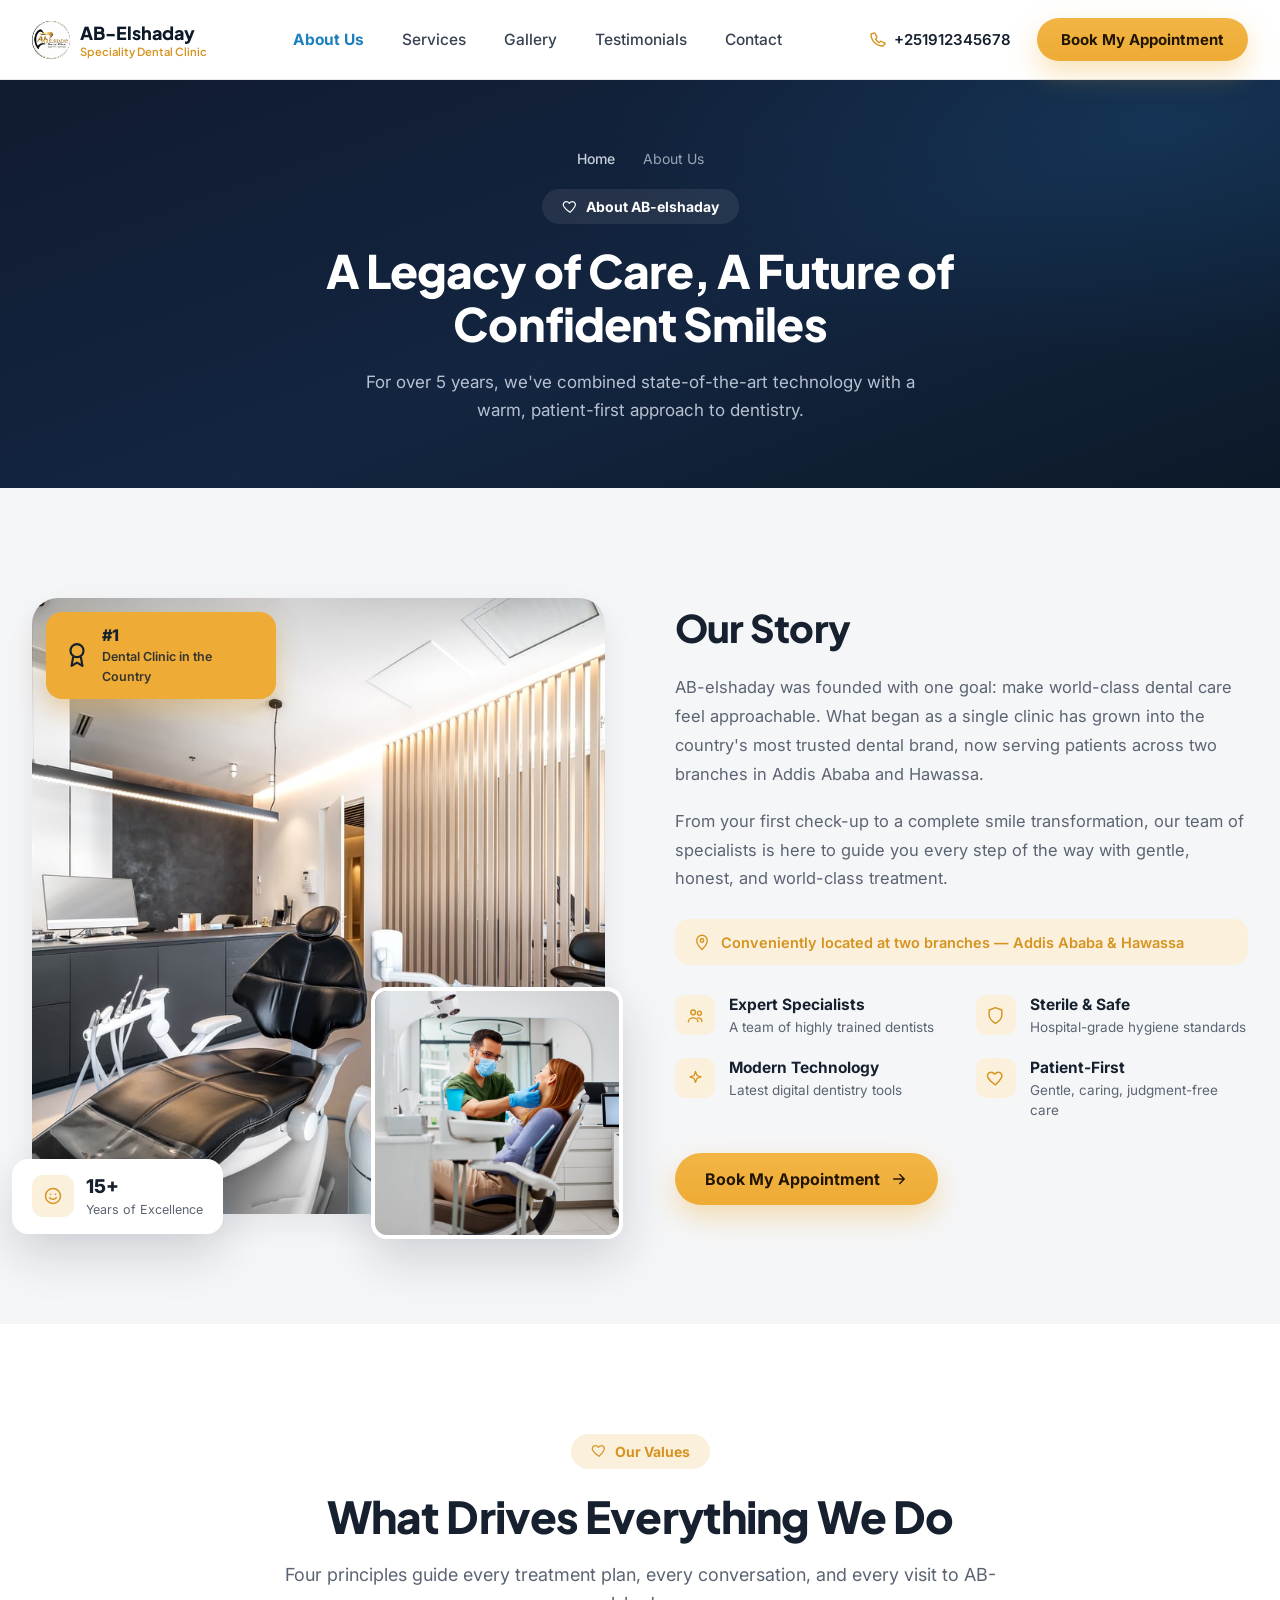
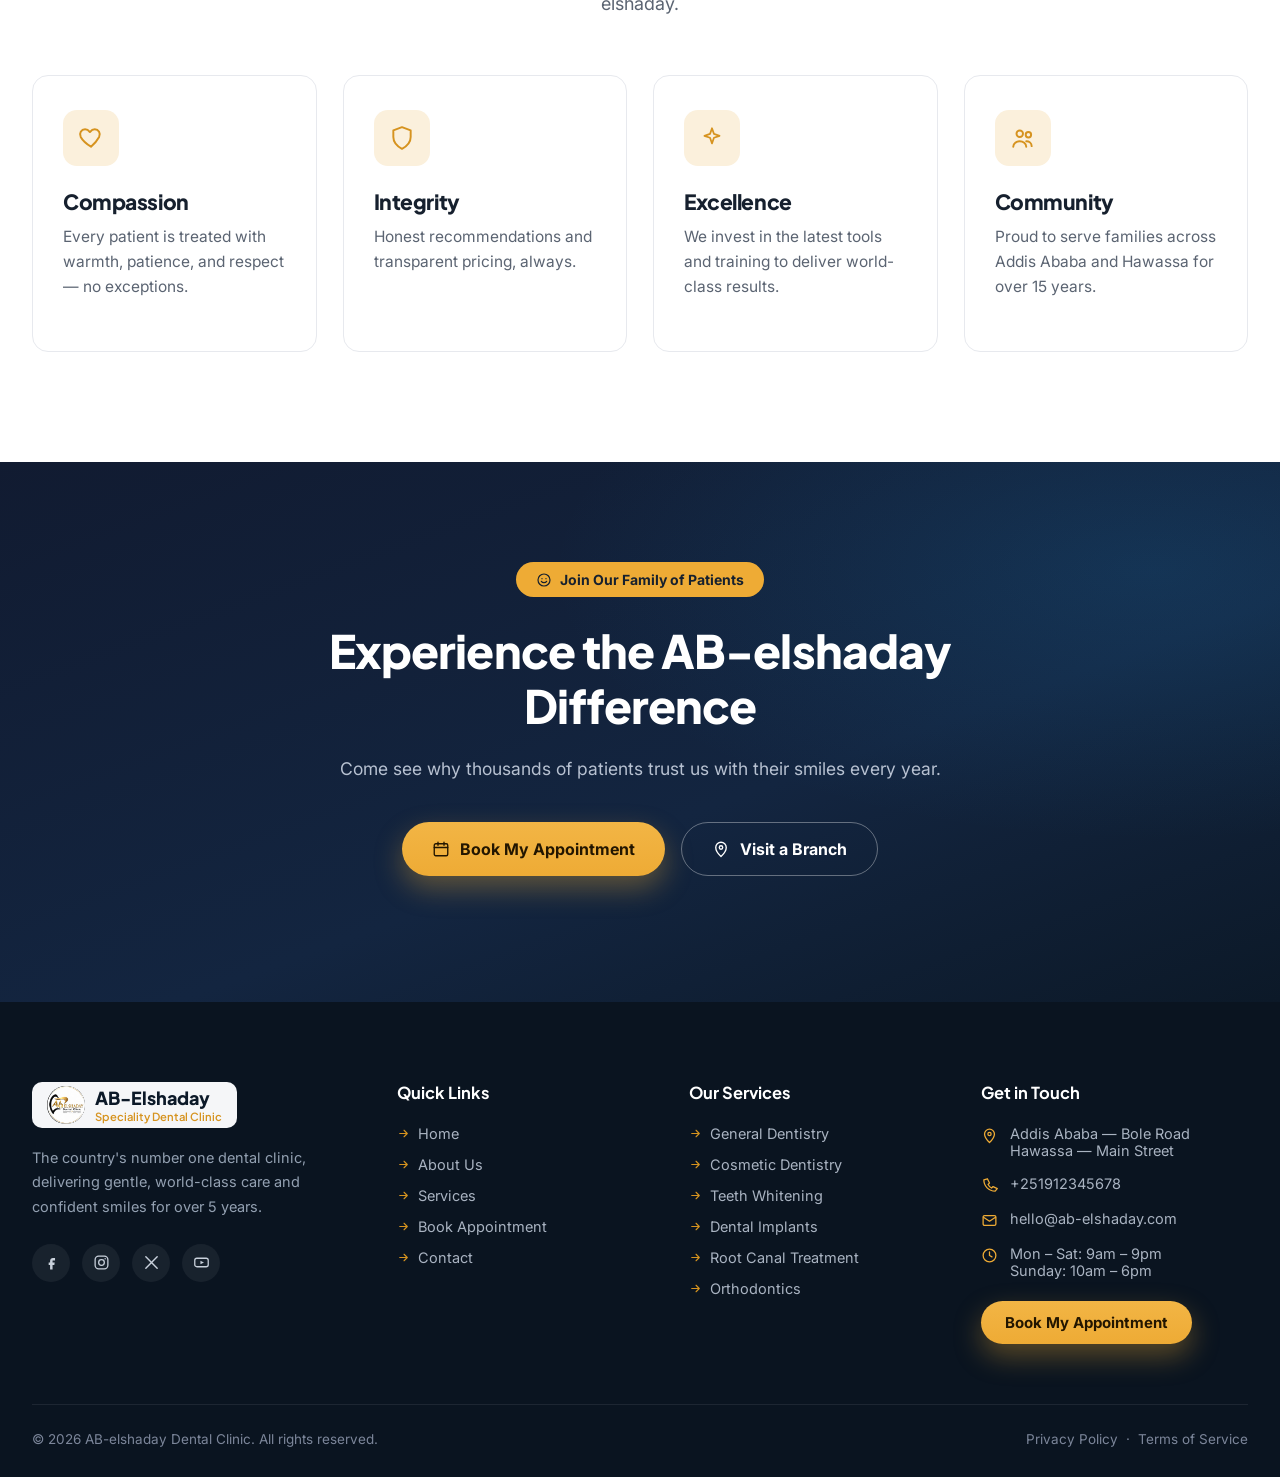
<file: about.html>
<!doctype html>
<html lang="en">
  <head>
    <meta charset="UTF-8" />
    <meta name="viewport" content="width=device-width, initial-scale=1.0" />
    <title>About Us — AB-elshaday Dental Clinic</title>
    <link rel="preconnect" href="https://fonts.googleapis.com" />
    <link rel="preconnect" href="https://fonts.gstatic.com" crossorigin />
    <link
      href="https://fonts.googleapis.com/css2?family=Plus+Jakarta+Sans:wght@400;500;600;700;800&family=Inter:wght@400;500;600&display=swap"
      rel="stylesheet"
    />
    <link rel="stylesheet" href="./style.css" />
    
  </head>
  <body>
    <svg width="0" height="0" style="position: absolute">
      <defs>
        <symbol id="i-tooth" viewBox="0 0 24 24" fill="none">
          <path
            d="M12 2c-2.2 0-3.5 1-4.8 1-1.6 0-3.2-1-3.2 2 0 3 1 5 1.5 9 .3 2.5 1 6 2.5 6 1.7 0 1.5-4 2-6 .3-1.2 1-2 2-2s1.7.8 2 2c.5 2 .3 6 2 6 1.5 0 2.2-3.5 2.5-6 .5-4 1.5-6 1.5-9 0-3-1.6-2-3.2-2-1.3 0-2.6-1-4.8-1z"
            fill="currentColor"
          />
        </symbol>
        <symbol id="i-award" viewBox="0 0 24 24" fill="none">
          <circle cx="12" cy="8" r="6" stroke="currentColor" stroke-width="2" />
          <path
            d="M8.5 13.5L7 22l5-3 5 3-1.5-8.5"
            stroke="currentColor"
            stroke-width="2"
            stroke-linejoin="round"
          />
        </symbol>
        <symbol id="i-star" viewBox="0 0 24 24" fill="currentColor">
          <path
            d="M12 2l3.1 6.3 6.9 1-5 4.9 1.2 6.9-6.2-3.3-6.2 3.3 1.2-6.9-5-4.9 6.9-1z"
          />
        </symbol>
        <symbol id="i-phone" viewBox="0 0 24 24" fill="none">
          <path
            d="M4 4c0 9 7 16 16 16l3-3.5-6-3-2 2c-2-1-4-3-5-5l2-2-3-6z"
            stroke="currentColor"
            stroke-width="1.8"
            stroke-linejoin="round"
          />
        </symbol>
        <symbol id="i-calendar" viewBox="0 0 24 24" fill="none">
          <rect
            x="3"
            y="5"
            width="18"
            height="16"
            rx="2"
            stroke="currentColor"
            stroke-width="1.8"
          />
          <path
            d="M3 10h18M8 3v4M16 3v4"
            stroke="currentColor"
            stroke-width="1.8"
            stroke-linecap="round"
          />
        </symbol>
        <symbol id="i-shield" viewBox="0 0 24 24" fill="none">
          <path
            d="M12 2l8 3v6c0 5-3.5 8.5-8 11-4.5-2.5-8-6-8-11V5l8-3z"
            stroke="currentColor"
            stroke-width="1.8"
            stroke-linejoin="round"
          />
        </symbol>
        <symbol id="i-smile" viewBox="0 0 24 24" fill="none">
          <circle
            cx="12"
            cy="12"
            r="9"
            stroke="currentColor"
            stroke-width="1.8"
          />
          <path
            d="M8 14c1 1.5 2.5 2 4 2s3-.5 4-2"
            stroke="currentColor"
            stroke-width="1.8"
            stroke-linecap="round"
          />
          <circle cx="9" cy="10" r="1" fill="currentColor" />
          <circle cx="15" cy="10" r="1" fill="currentColor" />
        </symbol>
        <symbol id="i-brush" viewBox="0 0 24 24" fill="none">
          <path
            d="M19 3l2 2-9 9-3 1 1-3 9-9z"
            stroke="currentColor"
            stroke-width="1.8"
            stroke-linejoin="round"
          />
          <path
            d="M9 15l-4 4"
            stroke="currentColor"
            stroke-width="1.8"
            stroke-linecap="round"
          />
        </symbol>
        <symbol id="i-sparkle" viewBox="0 0 24 24" fill="none">
          <path
            d="M12 3l1.8 5.2L19 10l-5.2 1.8L12 17l-1.8-5.2L5 10l5.2-1.8z"
            stroke="currentColor"
            stroke-width="1.6"
            stroke-linejoin="round"
          />
        </symbol>
        <symbol id="i-scan" viewBox="0 0 24 24" fill="none">
          <path
            d="M4 9V6a2 2 0 012-2h3M17 4h3a2 2 0 012 2v3M20 15v3a2 2 0 01-2 2h-3M7 20H4a2 2 0 01-2-2v-3"
            stroke="currentColor"
            stroke-width="1.8"
            stroke-linecap="round"
          />
        </symbol>
        <symbol id="i-pulse" viewBox="0 0 24 24" fill="none">
          <path
            d="M3 12h4l2-7 4 14 2-7h6"
            stroke="currentColor"
            stroke-width="1.8"
            stroke-linecap="round"
            stroke-linejoin="round"
          />
        </symbol>
        <symbol id="i-smile2" viewBox="0 0 24 24" fill="none">
          <circle
            cx="12"
            cy="12"
            r="9"
            stroke="currentColor"
            stroke-width="1.8"
          />
          <circle cx="9" cy="10" r="1" fill="currentColor" />
          <circle cx="15" cy="10" r="1" fill="currentColor" />
          <path
            d="M9 15c1-1 2-1.5 3-1.5s2 .5 3 1.5"
            stroke="currentColor"
            stroke-width="1.8"
            stroke-linecap="round"
          />
        </symbol>
        <symbol id="i-arrow" viewBox="0 0 24 24" fill="none">
          <path
            d="M5 12h14M13 6l6 6-6 6"
            stroke="currentColor"
            stroke-width="2"
            stroke-linecap="round"
            stroke-linejoin="round"
          />
        </symbol>
        <symbol id="i-chevron" viewBox="0 0 24 24" fill="none">
          <path
            d="M6 9l6 6 6-6"
            stroke="currentColor"
            stroke-width="2.2"
            stroke-linecap="round"
            stroke-linejoin="round"
          />
        </symbol>
        <symbol id="i-heart" viewBox="0 0 24 24" fill="none">
          <path
            d="M12 20s-7-4.4-9.5-9C.8 7.5 3 4 6.5 4c2 0 3.3 1 4.5 2.5C12.2 5 13.5 4 15.5 4 19 4 21.2 7.5 19.5 11 17 15.6 12 20 12 20z"
            stroke="currentColor"
            stroke-width="1.8"
            stroke-linejoin="round"
          />
        </symbol>
        <symbol id="i-users" viewBox="0 0 24 24" fill="none">
          <circle
            cx="9"
            cy="8"
            r="3"
            stroke="currentColor"
            stroke-width="1.8"
          />
          <circle
            cx="17"
            cy="9"
            r="2.5"
            stroke="currentColor"
            stroke-width="1.8"
          />
          <path
            d="M3 20c0-3 3-5 6-5s6 2 6 5M15 15c2.5 0 5 1.5 5 4.5"
            stroke="currentColor"
            stroke-width="1.8"
            stroke-linecap="round"
          />
        </symbol>
        <symbol id="i-check" viewBox="0 0 24 24" fill="none">
          <circle
            cx="12"
            cy="12"
            r="9"
            stroke="currentColor"
            stroke-width="1.8"
          />
          <path
            d="M8 12l3 3 5-6"
            stroke="currentColor"
            stroke-width="1.8"
            stroke-linecap="round"
            stroke-linejoin="round"
          />
        </symbol>
        <symbol id="i-map" viewBox="0 0 24 24" fill="none">
          <path
            d="M12 22s7-6.5 7-12A7 7 0 105 10c0 5.5 7 12 7 12z"
            stroke="currentColor"
            stroke-width="1.8"
            stroke-linejoin="round"
          />
          <circle
            cx="12"
            cy="10"
            r="2.3"
            stroke="currentColor"
            stroke-width="1.8"
          />
        </symbol>
        <symbol id="i-clock" viewBox="0 0 24 24" fill="none">
          <circle
            cx="12"
            cy="12"
            r="9"
            stroke="currentColor"
            stroke-width="1.8"
          />
          <path
            d="M12 7v5l3.5 2"
            stroke="currentColor"
            stroke-width="1.8"
            stroke-linecap="round"
          />
        </symbol>
        <symbol id="i-mail" viewBox="0 0 24 24" fill="none">
          <rect
            x="3"
            y="5"
            width="18"
            height="14"
            rx="2"
            stroke="currentColor"
            stroke-width="1.8"
          />
          <path
            d="M3 7l9 6 9-6"
            stroke="currentColor"
            stroke-width="1.8"
            stroke-linejoin="round"
          />
        </symbol>
        <symbol id="i-quote" viewBox="0 0 24 24" fill="currentColor">
          <path
            d="M9 7c-2.8 0-5 2.2-5 5v5h5v-5H6.2C6.6 10 7.6 9 9 9V7zm10 0c-2.8 0-5 2.2-5 5v5h5v-5h-2.8c.4-2 1.4-3 2.8-3V7z"
          />
        </symbol>
        <symbol id="i-help" viewBox="0 0 24 24" fill="none">
          <circle
            cx="12"
            cy="12"
            r="9"
            stroke="currentColor"
            stroke-width="1.8"
          />
          <path
            d="M9.5 9a2.5 2.5 0 015 0c0 1.5-2 1.7-2.5 3.2"
            stroke="currentColor"
            stroke-width="1.8"
            stroke-linecap="round"
          />
          <circle cx="12" cy="16.5" r="0.9" fill="currentColor" />
        </symbol>
        <symbol id="i-pin" viewBox="0 0 24 24" fill="none">
          <path
            d="M12 22s7-6.5 7-12A7 7 0 105 10c0 5.5 7 12 7 12z"
            stroke="currentColor"
            stroke-width="1.8"
            stroke-linejoin="round"
          />
          <circle
            cx="12"
            cy="10"
            r="2.3"
            stroke="currentColor"
            stroke-width="1.8"
          />
        </symbol>
        <symbol id="i-fb" viewBox="0 0 24 24" fill="currentColor">
          <path
            d="M14 9h3V5.5h-3c-2.2 0-4 1.8-4 4V12H8v3.5h2V22h3.5v-6.5H16l.5-3.5h-3V9.5c0-.3.2-.5.5-.5z"
          />
        </symbol>
        <symbol id="i-ig" viewBox="0 0 24 24" fill="none">
          <rect
            x="3"
            y="3"
            width="18"
            height="18"
            rx="5"
            stroke="currentColor"
            stroke-width="1.8"
          />
          <circle
            cx="12"
            cy="12"
            r="4"
            stroke="currentColor"
            stroke-width="1.8"
          />
          <circle cx="17.2" cy="6.8" r="1" fill="currentColor" />
        </symbol>
        <symbol id="i-x" viewBox="0 0 24 24" fill="currentColor">
          <path
            d="M4 4l16 16M20 4L4 20"
            stroke="currentColor"
            stroke-width="2"
            stroke-linecap="round"
          />
        </symbol>
        <symbol id="i-yt" viewBox="0 0 24 24" fill="none">
          <rect
            x="2.5"
            y="6"
            width="19"
            height="12"
            rx="3"
            stroke="currentColor"
            stroke-width="1.8"
          />
          <path d="M10.5 9.5l5 2.5-5 2.5z" fill="currentColor" />
        </symbol>
      </defs>
    </svg>

    <header>
      <div class="nav-wrap">
        <a href="./index.html" class="logo"
          ><img src="./assets/logo.jpeg" alt="" class="logo-img" />
          <span>AB-Elshaday <strong> Speciality Dental Clinic</strong></span></a
        >
        <nav class="links">
          <a href="about.html" style="color: var(--blue); font-weight: 700;">About Us</a>
          <a href="services.html">Services</a>
          <a href="./index.html#gallery">Gallery</a>
          <a href="./index.html#testimonials">Testimonials</a>
          <a href="contact.html">Contact</a>
        </nav>
        <div class="nav-right">
          <div class="nav-phone">
            <svg><use href="#i-phone" /></svg>+251912345678
          </div>
          <a href="booking.html" class="btn btn-gold btn-sm"
            >Book My Appointment</a
          >
        </div>
        <div class="menu-btn"><span></span><span></span><span></span></div>
      </div>
    </header>

    <section class="page-hero">
      <div class="container">
        <div class="breadcrumb reveal">
          <a href="index.html">Home</a
          ><svg><use href="#i-chevron" style="transform: rotate(-90deg)" /></svg
          ><span>About Us</span>
        </div>
        <span class="eyebrow dark reveal"
          ><svg><use href="#i-heart" /></svg>About AB-elshaday</span
        >
        <h1 class="reveal">A Legacy of Care, A Future of Confident Smiles</h1>
        <p class="reveal">
          For over 5 years, we've combined state-of-the-art technology with a
          warm, patient-first approach to dentistry.
        </p>
      </div>
    </section>

    <section class="about">
      <div class="container about-grid">
        <div class="about-media reveal">
          <div class="main-img">
            <img
              src="./assets/about-img.jpg"
              alt="Modern dental clinic interior"
            />
          </div>
          <div class="rank-badge">
            <svg><use href="#i-award" /></svg>
            <div>
              <strong>#1</strong><span>Dental Clinic in the Country</span>
            </div>
          </div>
          <div class="inset-img">
            <img
              src="./assets/about-img-2.jpg"
              alt="Dentist consulting with patient"
            />
          </div>
          <div class="years-card">
            <div class="icon-badge">
              <svg><use href="#i-smile" /></svg>
            </div>
            <div><strong>15+</strong><span>Years of Excellence</span></div>
          </div>
        </div>
        <div class="about-content reveal">
          <h2 class="reveal">Our Story</h2>
          <p class="reveal">
            AB-elshaday was founded with one goal: make world-class dental care
            feel approachable. What began as a single clinic has grown into the
            country's most trusted dental brand, now serving patients across two
            branches in Addis Ababa and Hawassa.
          </p>
          <p class="reveal">
            From your first check-up to a complete smile transformation, our
            team of specialists is here to guide you every step of the way with
            gentle, honest, and world-class treatment.
          </p>
          <div class="location-strip reveal">
            <svg><use href="#i-pin" /></svg>Conveniently located at two branches
            — Addis Ababa &amp; Hawassa
          </div>
          <div class="feature-grid">
            <div class="feature-item reveal">
              <div class="icon-badge">
                <svg><use href="#i-users" /></svg>
              </div>
              <div>
                <strong>Expert Specialists</strong
                ><span>A team of highly trained dentists</span>
              </div>
            </div>
            <div class="feature-item reveal">
              <div class="icon-badge">
                <svg><use href="#i-shield" /></svg>
              </div>
              <div>
                <strong>Sterile &amp; Safe</strong
                ><span>Hospital-grade hygiene standards</span>
              </div>
            </div>
            <div class="feature-item reveal">
              <div class="icon-badge">
                <svg><use href="#i-sparkle" /></svg>
              </div>
              <div>
                <strong>Modern Technology</strong
                ><span>Latest digital dentistry tools</span>
              </div>
            </div>
            <div class="feature-item reveal">
              <div class="icon-badge">
                <svg><use href="#i-heart" /></svg>
              </div>
              <div>
                <strong>Patient-First</strong
                ><span>Gentle, caring, judgment-free care</span>
              </div>
            </div>
          </div>
          <a href="booking.html" class="btn btn-gold reveal"
            >Book My Appointment <svg><use href="#i-arrow" /></svg
          ></a>
        </div>
      </div>
    </section>

    <section class="services">
      <div class="container">
        <div class="section-head reveal">
          <span class="eyebrow"
            ><svg><use href="#i-heart" /></svg>Our Values</span
          >
          <h2>What Drives Everything We Do</h2>
          <p>
            Four principles guide every treatment plan, every conversation, and
            every visit to AB-elshaday.
          </p>
        </div>
        <div class="value-grid steps-grid">
          <div class="service-card reveal">
            <div class="service-icon">
              <svg><use href="#i-heart" /></svg>
            </div>
            <h3>Compassion</h3>
            <p>
              Every patient is treated with warmth, patience, and respect — no
              exceptions.
            </p>
          </div>
          <div class="service-card reveal">
            <div class="service-icon">
              <svg><use href="#i-shield" /></svg>
            </div>
            <h3>Integrity</h3>
            <p>Honest recommendations and transparent pricing, always.</p>
          </div>
          <div class="service-card reveal">
            <div class="service-icon">
              <svg><use href="#i-sparkle" /></svg>
            </div>
            <h3>Excellence</h3>
            <p>
              We invest in the latest tools and training to deliver world-class
              results.
            </p>
          </div>
          <div class="service-card reveal">
            <div class="service-icon">
              <svg><use href="#i-users" /></svg>
            </div>
            <h3>Community</h3>
            <p>
              Proud to serve families across Addis Ababa and Hawassa for over 15
              years.
            </p>
          </div>
        </div>
      </div>
    </section>

    <section class="final-cta">
      <div class="container">
        <span class="eyebrow reveal"
          ><svg><use href="#i-smile" /></svg>Join Our Family of Patients</span
        >
        <h2 class="reveal">Experience the AB-elshaday Difference</h2>
        <p class="reveal">
          Come see why thousands of patients trust us with their smiles every
          year.
        </p>
        <div class="hero-actions">
          <a href="booking.html" class="btn btn-gold reveal"
            ><svg><use href="#i-calendar" /></svg>Book My Appointment</a
          >
          <a href="contact.html" class="btn btn-outline-dark reveal"
            ><svg><use href="#i-map" /></svg>Visit a Branch</a
          >
        </div>
      </div>
    </section>

    <!-- FOOTER -->
    <footer>
      <div class="container">
        <div class="footer-grid">
          <div class="footer-brand">
            <a href="#" class="logo footer-logo"
              ><img src="./assets/logo.jpeg" alt="" class="logo-img" />
              <span>AB-Elshaday <strong>Speciality Dental Clinic</strong></span></a
            >
            <p>
              The country's number one dental clinic, delivering gentle,
              world-class care and confident smiles for over 5 years.
            </p>
            <div class="social-row">
              <a href="#" aria-label="Facebook"
                ><svg><use href="#i-fb" /></svg
              ></a>
              <a href="#" aria-label="Instagram"
                ><svg><use href="#i-ig" /></svg
              ></a>
              <a href="#" aria-label="X"
                ><svg><use href="#i-x" /></svg
              ></a>
              <a href="#" aria-label="YouTube"
                ><svg><use href="#i-yt" /></svg
              ></a>
            </div>
          </div>
          <div>
            <h5>Quick Links</h5>
            <div class="footer-links">
              <a href="index.html"
                ><svg><use href="#i-arrow" /></svg>Home</a
              >
              <a href="about.html"
                ><svg><use href="#i-arrow" /></svg>About Us</a
              >
              <a href="services.html"
                ><svg><use href="#i-arrow" /></svg>Services</a
              >
              <a href="booking.html"
                ><svg><use href="#i-arrow" /></svg>Book Appointment</a
              >
              <a href="contact.html"
                ><svg><use href="#i-arrow" /></svg>Contact</a
              >
            </div>
          </div>
          <div>
            <h5>Our Services</h5>
            <div class="footer-links">
              <a href="#services"
                ><svg><use href="#i-arrow" /></svg>General Dentistry</a
              >
              <a href="#services"
                ><svg><use href="#i-arrow" /></svg>Cosmetic Dentistry</a
              >
              <a href="#services"
                ><svg><use href="#i-arrow" /></svg>Teeth Whitening</a
              >
              <a href="#services"
                ><svg><use href="#i-arrow" /></svg>Dental Implants</a
              >
              <a href="#services"
                ><svg><use href="#i-arrow" /></svg>Root Canal Treatment</a
              >
              <a href="#services"
                ><svg><use href="#i-arrow" /></svg>Orthodontics</a
              >
            </div>
          </div>
          <div>
            <h5>Get in Touch</h5>
            <div class="footer-contact-row">
              <svg><use href="#i-pin" /></svg
              ><span>Addis Ababa — Bole Road<br />Hawassa — Main Street</span>
            </div>
            <div class="footer-contact-row">
              <svg><use href="#i-phone" /></svg><span>+251912345678</span>
            </div>
            <div class="footer-contact-row">
              <svg><use href="#i-mail" /></svg
              ><span>hello@ab-elshaday.com</span>
            </div>
            <div class="footer-contact-row">
              <svg><use href="#i-clock" /></svg
              ><span>Mon – Sat: 9am – 9pm<br />Sunday: 10am – 6pm</span>
            </div>
            <a
              href="booking.html"
              class="btn btn-gold btn-sm"
              style="margin-top: 6px"
              >Book My Appointment</a
            >
          </div>
        </div>
        <div class="footer-bottom">
          <span>© 2026 AB-elshaday Dental Clinic. All rights reserved.</span>
          <span>Privacy Policy &nbsp;·&nbsp; Terms of Service</span>
        </div>
      </div>
    </footer>

    <script src="./script.js">
    </script>
  </body>
</html>
</file>
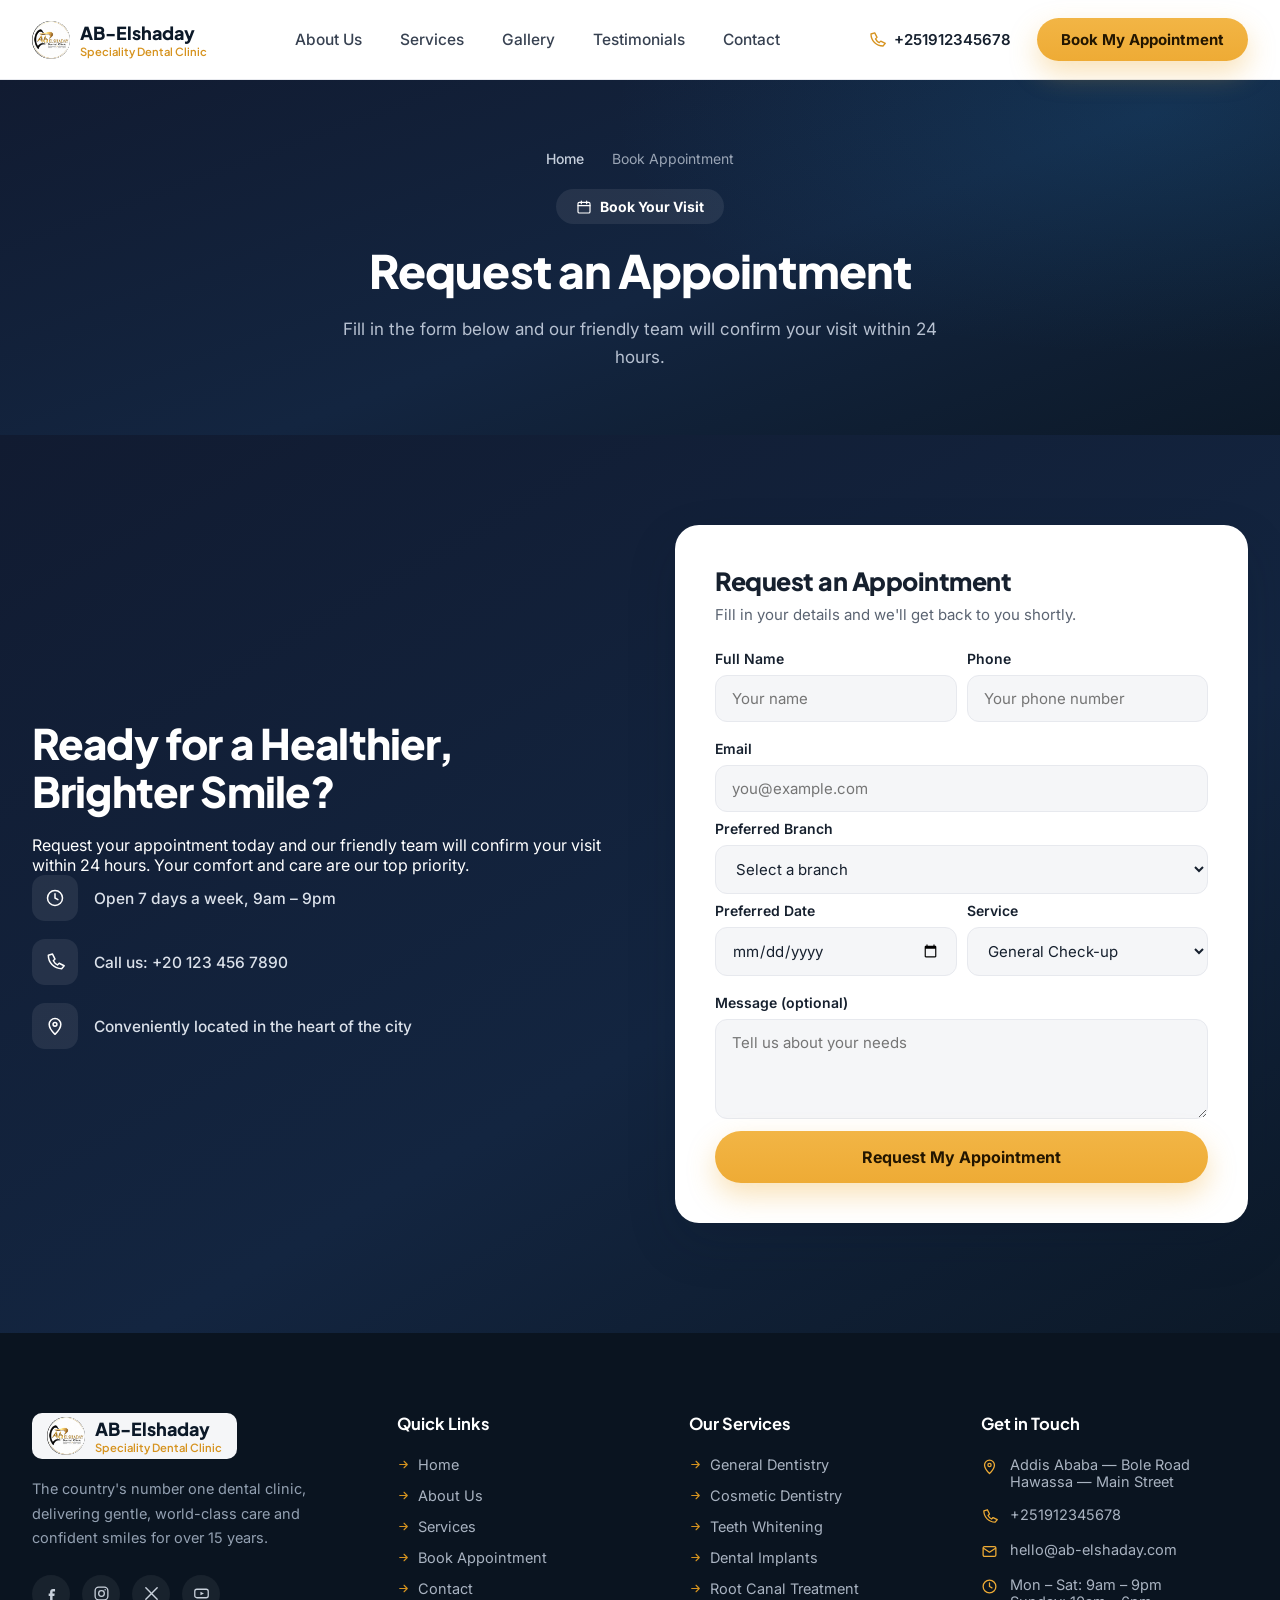
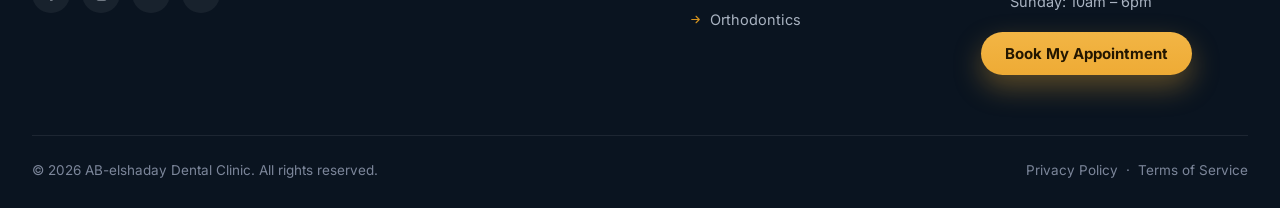
<file: booking.html>
<!DOCTYPE html>
<html lang="en">
<head>
<meta charset="UTF-8">
<meta name="viewport" content="width=device-width, initial-scale=1.0">
<title>Book Appointment — AB-elshaday Dental Clinic</title>
<link rel="preconnect" href="https://fonts.googleapis.com">
<link rel="preconnect" href="https://fonts.gstatic.com" crossorigin>
<link href="https://fonts.googleapis.com/css2?family=Plus+Jakarta+Sans:wght@400;500;600;700;800&family=Inter:wght@400;500;600&display=swap" rel="stylesheet">
<link rel="stylesheet" href="./style.css">
</head>
<body>

<svg width="0" height="0" style="position:absolute">
  <defs>
    <symbol id="i-tooth" viewBox="0 0 24 24" fill="none"><path d="M12 2c-2.2 0-3.5 1-4.8 1-1.6 0-3.2-1-3.2 2 0 3 1 5 1.5 9 .3 2.5 1 6 2.5 6 1.7 0 1.5-4 2-6 .3-1.2 1-2 2-2s1.7.8 2 2c.5 2 .3 6 2 6 1.5 0 2.2-3.5 2.5-6 .5-4 1.5-6 1.5-9 0-3-1.6-2-3.2-2-1.3 0-2.6-1-4.8-1z" fill="currentColor"/></symbol>
    <symbol id="i-award" viewBox="0 0 24 24" fill="none"><circle cx="12" cy="8" r="6" stroke="currentColor" stroke-width="2"/><path d="M8.5 13.5L7 22l5-3 5 3-1.5-8.5" stroke="currentColor" stroke-width="2" stroke-linejoin="round"/></symbol>
    <symbol id="i-star" viewBox="0 0 24 24" fill="currentColor"><path d="M12 2l3.1 6.3 6.9 1-5 4.9 1.2 6.9-6.2-3.3-6.2 3.3 1.2-6.9-5-4.9 6.9-1z"/></symbol>
    <symbol id="i-phone" viewBox="0 0 24 24" fill="none"><path d="M4 4c0 9 7 16 16 16l3-3.5-6-3-2 2c-2-1-4-3-5-5l2-2-3-6z" stroke="currentColor" stroke-width="1.8" stroke-linejoin="round"/></symbol>
    <symbol id="i-calendar" viewBox="0 0 24 24" fill="none"><rect x="3" y="5" width="18" height="16" rx="2" stroke="currentColor" stroke-width="1.8"/><path d="M3 10h18M8 3v4M16 3v4" stroke="currentColor" stroke-width="1.8" stroke-linecap="round"/></symbol>
    <symbol id="i-shield" viewBox="0 0 24 24" fill="none"><path d="M12 2l8 3v6c0 5-3.5 8.5-8 11-4.5-2.5-8-6-8-11V5l8-3z" stroke="currentColor" stroke-width="1.8" stroke-linejoin="round"/></symbol>
    <symbol id="i-smile" viewBox="0 0 24 24" fill="none"><circle cx="12" cy="12" r="9" stroke="currentColor" stroke-width="1.8"/><path d="M8 14c1 1.5 2.5 2 4 2s3-.5 4-2" stroke="currentColor" stroke-width="1.8" stroke-linecap="round"/><circle cx="9" cy="10" r="1" fill="currentColor"/><circle cx="15" cy="10" r="1" fill="currentColor"/></symbol>
    <symbol id="i-brush" viewBox="0 0 24 24" fill="none"><path d="M19 3l2 2-9 9-3 1 1-3 9-9z" stroke="currentColor" stroke-width="1.8" stroke-linejoin="round"/><path d="M9 15l-4 4" stroke="currentColor" stroke-width="1.8" stroke-linecap="round"/></symbol>
    <symbol id="i-sparkle" viewBox="0 0 24 24" fill="none"><path d="M12 3l1.8 5.2L19 10l-5.2 1.8L12 17l-1.8-5.2L5 10l5.2-1.8z" stroke="currentColor" stroke-width="1.6" stroke-linejoin="round"/></symbol>
    <symbol id="i-scan" viewBox="0 0 24 24" fill="none"><path d="M4 9V6a2 2 0 012-2h3M17 4h3a2 2 0 012 2v3M20 15v3a2 2 0 01-2 2h-3M7 20H4a2 2 0 01-2-2v-3" stroke="currentColor" stroke-width="1.8" stroke-linecap="round"/></symbol>
    <symbol id="i-pulse" viewBox="0 0 24 24" fill="none"><path d="M3 12h4l2-7 4 14 2-7h6" stroke="currentColor" stroke-width="1.8" stroke-linecap="round" stroke-linejoin="round"/></symbol>
    <symbol id="i-smile2" viewBox="0 0 24 24" fill="none"><circle cx="12" cy="12" r="9" stroke="currentColor" stroke-width="1.8"/><circle cx="9" cy="10" r="1" fill="currentColor"/><circle cx="15" cy="10" r="1" fill="currentColor"/><path d="M9 15c1-1 2-1.5 3-1.5s2 .5 3 1.5" stroke="currentColor" stroke-width="1.8" stroke-linecap="round"/></symbol>
    <symbol id="i-arrow" viewBox="0 0 24 24" fill="none"><path d="M5 12h14M13 6l6 6-6 6" stroke="currentColor" stroke-width="2" stroke-linecap="round" stroke-linejoin="round"/></symbol>
    <symbol id="i-chevron" viewBox="0 0 24 24" fill="none"><path d="M6 9l6 6 6-6" stroke="currentColor" stroke-width="2.2" stroke-linecap="round" stroke-linejoin="round"/></symbol>
    <symbol id="i-heart" viewBox="0 0 24 24" fill="none"><path d="M12 20s-7-4.4-9.5-9C.8 7.5 3 4 6.5 4c2 0 3.3 1 4.5 2.5C12.2 5 13.5 4 15.5 4 19 4 21.2 7.5 19.5 11 17 15.6 12 20 12 20z" stroke="currentColor" stroke-width="1.8" stroke-linejoin="round"/></symbol>
    <symbol id="i-users" viewBox="0 0 24 24" fill="none"><circle cx="9" cy="8" r="3" stroke="currentColor" stroke-width="1.8"/><circle cx="17" cy="9" r="2.5" stroke="currentColor" stroke-width="1.8"/><path d="M3 20c0-3 3-5 6-5s6 2 6 5M15 15c2.5 0 5 1.5 5 4.5" stroke="currentColor" stroke-width="1.8" stroke-linecap="round"/></symbol>
    <symbol id="i-check" viewBox="0 0 24 24" fill="none"><circle cx="12" cy="12" r="9" stroke="currentColor" stroke-width="1.8"/><path d="M8 12l3 3 5-6" stroke="currentColor" stroke-width="1.8" stroke-linecap="round" stroke-linejoin="round"/></symbol>
    <symbol id="i-map" viewBox="0 0 24 24" fill="none"><path d="M12 22s7-6.5 7-12A7 7 0 105 10c0 5.5 7 12 7 12z" stroke="currentColor" stroke-width="1.8" stroke-linejoin="round"/><circle cx="12" cy="10" r="2.3" stroke="currentColor" stroke-width="1.8"/></symbol>
    <symbol id="i-clock" viewBox="0 0 24 24" fill="none"><circle cx="12" cy="12" r="9" stroke="currentColor" stroke-width="1.8"/><path d="M12 7v5l3.5 2" stroke="currentColor" stroke-width="1.8" stroke-linecap="round"/></symbol>
    <symbol id="i-mail" viewBox="0 0 24 24" fill="none"><rect x="3" y="5" width="18" height="14" rx="2" stroke="currentColor" stroke-width="1.8"/><path d="M3 7l9 6 9-6" stroke="currentColor" stroke-width="1.8" stroke-linejoin="round"/></symbol>
    <symbol id="i-quote" viewBox="0 0 24 24" fill="currentColor"><path d="M9 7c-2.8 0-5 2.2-5 5v5h5v-5H6.2C6.6 10 7.6 9 9 9V7zm10 0c-2.8 0-5 2.2-5 5v5h5v-5h-2.8c.4-2 1.4-3 2.8-3V7z"/></symbol>
    <symbol id="i-help" viewBox="0 0 24 24" fill="none"><circle cx="12" cy="12" r="9" stroke="currentColor" stroke-width="1.8"/><path d="M9.5 9a2.5 2.5 0 015 0c0 1.5-2 1.7-2.5 3.2" stroke="currentColor" stroke-width="1.8" stroke-linecap="round"/><circle cx="12" cy="16.5" r="0.9" fill="currentColor"/></symbol>
    <symbol id="i-pin" viewBox="0 0 24 24" fill="none"><path d="M12 22s7-6.5 7-12A7 7 0 105 10c0 5.5 7 12 7 12z" stroke="currentColor" stroke-width="1.8" stroke-linejoin="round"/><circle cx="12" cy="10" r="2.3" stroke="currentColor" stroke-width="1.8"/></symbol>
    <symbol id="i-fb" viewBox="0 0 24 24" fill="currentColor"><path d="M14 9h3V5.5h-3c-2.2 0-4 1.8-4 4V12H8v3.5h2V22h3.5v-6.5H16l.5-3.5h-3V9.5c0-.3.2-.5.5-.5z"/></symbol>
    <symbol id="i-ig" viewBox="0 0 24 24" fill="none"><rect x="3" y="3" width="18" height="18" rx="5" stroke="currentColor" stroke-width="1.8"/><circle cx="12" cy="12" r="4" stroke="currentColor" stroke-width="1.8"/><circle cx="17.2" cy="6.8" r="1" fill="currentColor"/></symbol>
    <symbol id="i-x" viewBox="0 0 24 24" fill="currentColor"><path d="M4 4l16 16M20 4L4 20" stroke="currentColor" stroke-width="2" stroke-linecap="round"/></symbol>
    <symbol id="i-yt" viewBox="0 0 24 24" fill="none"><rect x="2.5" y="6" width="19" height="12" rx="3" stroke="currentColor" stroke-width="1.8"/><path d="M10.5 9.5l5 2.5-5 2.5z" fill="currentColor"/></symbol>
  </defs>
</svg>
<header>
      <div class="nav-wrap">
        <a href="./index.html" class="logo"
          ><img src="./assets/logo.jpeg" alt="" class="logo-img" />
          <span>AB-Elshaday <strong> Speciality Dental Clinic</strong></span></a
        >
        <nav class="links">
          <a href="about.html">About Us</a>
          <a href="services.html">Services</a>
          <a href="./index.html#gallery">Gallery</a>
          <a href="./index.html#testimonials">Testimonials</a>
          <a href="contact.html">Contact</a>
        </nav>
        <div class="nav-right">
          <div class="nav-phone">
            <svg><use href="#i-phone" /></svg>+251912345678
          </div>
          <a href="booking.html" class="btn btn-gold btn-sm"
            >Book My Appointment</a
          >
        </div>
        <div class="menu-btn"><span></span><span></span><span></span></div>
      </div>
    </header>

<section class="page-hero">
  <div class="container">
    <div class="breadcrumb"><a href="index.html">Home</a><svg><use href="#i-chevron" style="transform:rotate(-90deg)"/></svg><span>Book Appointment</span></div>
    <span class="eyebrow dark"><svg><use href="#i-calendar"/></svg>Book Your Visit</span>
    <h1>Request an Appointment</h1>
    <p>Fill in the form below and our friendly team will confirm your visit within 24 hours.</p>
  </div>
</section>

<section class="booking" style="padding-top:90px;">
  <div class="container booking-grid">
    <div class="booking-copy">
      <h2 class="reveal">Ready for a Healthier, Brighter Smile?</h2>
      <p class="reveal">Request your appointment today and our friendly team will confirm your visit within 24 hours. Your comfort and care are our top priority.</p>
      <div class="booking-info">
        <div class="info-row reveal"><div class="icon-badge"><svg><use href="#i-clock"/></svg></div><span>Open 7 days a week, 9am – 9pm</span></div>
        <div class="info-row reveal"><div class="icon-badge"><svg><use href="#i-phone"/></svg></div><span>Call us: +20 123 456 7890</span></div>
        <div class="info-row reveal"><div class="icon-badge"><svg><use href="#i-map"/></svg></div><span>Conveniently located in the heart of the city</span></div>
      </div>
    </div>
    <div class="booking-card reveal">
      <h3>Request an Appointment</h3>
      <p>Fill in your details and we'll get back to you shortly.</p>
      <form onsubmit="return false;">
        <div class="form-row">
          <div class="field"><label>Full Name</label><input type="text" placeholder="Your name"></div>
          <div class="field"><label>Phone</label><input type="tel" placeholder="Your phone number"></div>
        </div>
        <div class="field"><label>Email</label><input type="email" placeholder="you@example.com"></div>
        <div class="field">
          <label>Preferred Branch</label>
          <select><option>Select a branch</option><option>Addis Ababa — Bole Road</option><option>Hawassa — Main Street</option></select>
        </div>
        <div class="form-row">
          <div class="field"><label>Preferred Date</label><input type="date"></div>
          <div class="field">
            <label>Service</label>
            <select><option>General Check-up</option><option>Cosmetic Dentistry</option><option>Teeth Whitening</option><option>Dental Implants</option><option>Root Canal Treatment</option><option>Orthodontics</option></select>
          </div>
        </div>
        <div class="field"><label>Message (optional)</label><textarea placeholder="Tell us about your needs"></textarea></div>
        <button type="submit" class="btn btn-gold btn-block">Request My Appointment</button>
      </form>
    </div>
  </div>
</section>

    <!-- FOOTER -->
    <footer>
      <div class="container">
        <div class="footer-grid">
          <div class="footer-brand">
            <a href="#" class="logo footer-logo"
              ><img src="./assets/logo.jpeg" alt="" class="logo-img" />
              <span>AB-Elshaday <strong>Speciality Dental Clinic</strong></span></a
            >
            <p>
              The country's number one dental clinic, delivering gentle,
              world-class care and confident smiles for over 15 years.
            </p>
            <div class="social-row">
              <a href="#" aria-label="Facebook"
                ><svg><use href="#i-fb" /></svg
              ></a>
              <a href="#" aria-label="Instagram"
                ><svg><use href="#i-ig" /></svg
              ></a>
              <a href="#" aria-label="X"
                ><svg><use href="#i-x" /></svg
              ></a>
              <a href="#" aria-label="YouTube"
                ><svg><use href="#i-yt" /></svg
              ></a>
            </div>
          </div>
          <div>
            <h5>Quick Links</h5>
            <div class="footer-links">
              <a href="index.html"
                ><svg><use href="#i-arrow" /></svg>Home</a
              >
              <a href="about.html"
                ><svg><use href="#i-arrow" /></svg>About Us</a
              >
              <a href="services.html"
                ><svg><use href="#i-arrow" /></svg>Services</a
              >
              <a href="booking.html"
                ><svg><use href="#i-arrow" /></svg>Book Appointment</a
              >
              <a href="contact.html"
                ><svg><use href="#i-arrow" /></svg>Contact</a
              >
            </div>
          </div>
          <div>
            <h5>Our Services</h5>
            <div class="footer-links">
              <a href="#services"
                ><svg><use href="#i-arrow" /></svg>General Dentistry</a
              >
              <a href="#services"
                ><svg><use href="#i-arrow" /></svg>Cosmetic Dentistry</a
              >
              <a href="#services"
                ><svg><use href="#i-arrow" /></svg>Teeth Whitening</a
              >
              <a href="#services"
                ><svg><use href="#i-arrow" /></svg>Dental Implants</a
              >
              <a href="#services"
                ><svg><use href="#i-arrow" /></svg>Root Canal Treatment</a
              >
              <a href="#services"
                ><svg><use href="#i-arrow" /></svg>Orthodontics</a
              >
            </div>
          </div>
          <div>
            <h5>Get in Touch</h5>
            <div class="footer-contact-row">
              <svg><use href="#i-pin" /></svg
              ><span>Addis Ababa — Bole Road<br />Hawassa — Main Street</span>
            </div>
            <div class="footer-contact-row">
              <svg><use href="#i-phone" /></svg><span>+251912345678</span>
            </div>
            <div class="footer-contact-row">
              <svg><use href="#i-mail" /></svg
              ><span>hello@ab-elshaday.com</span>
            </div>
            <div class="footer-contact-row">
              <svg><use href="#i-clock" /></svg
              ><span>Mon – Sat: 9am – 9pm<br />Sunday: 10am – 6pm</span>
            </div>
            <a
              href="booking.html"
              class="btn btn-gold btn-sm"
              style="margin-top: 6px"
              >Book My Appointment</a
            >
          </div>
        </div>
        <div class="footer-bottom">
          <span>© 2026 AB-elshaday Dental Clinic. All rights reserved.</span>
          <span>Privacy Policy &nbsp;·&nbsp; Terms of Service</span>
        </div>
      </div>
    </footer>

<script src="./script.js"></script>
</body>
</html>
</file>
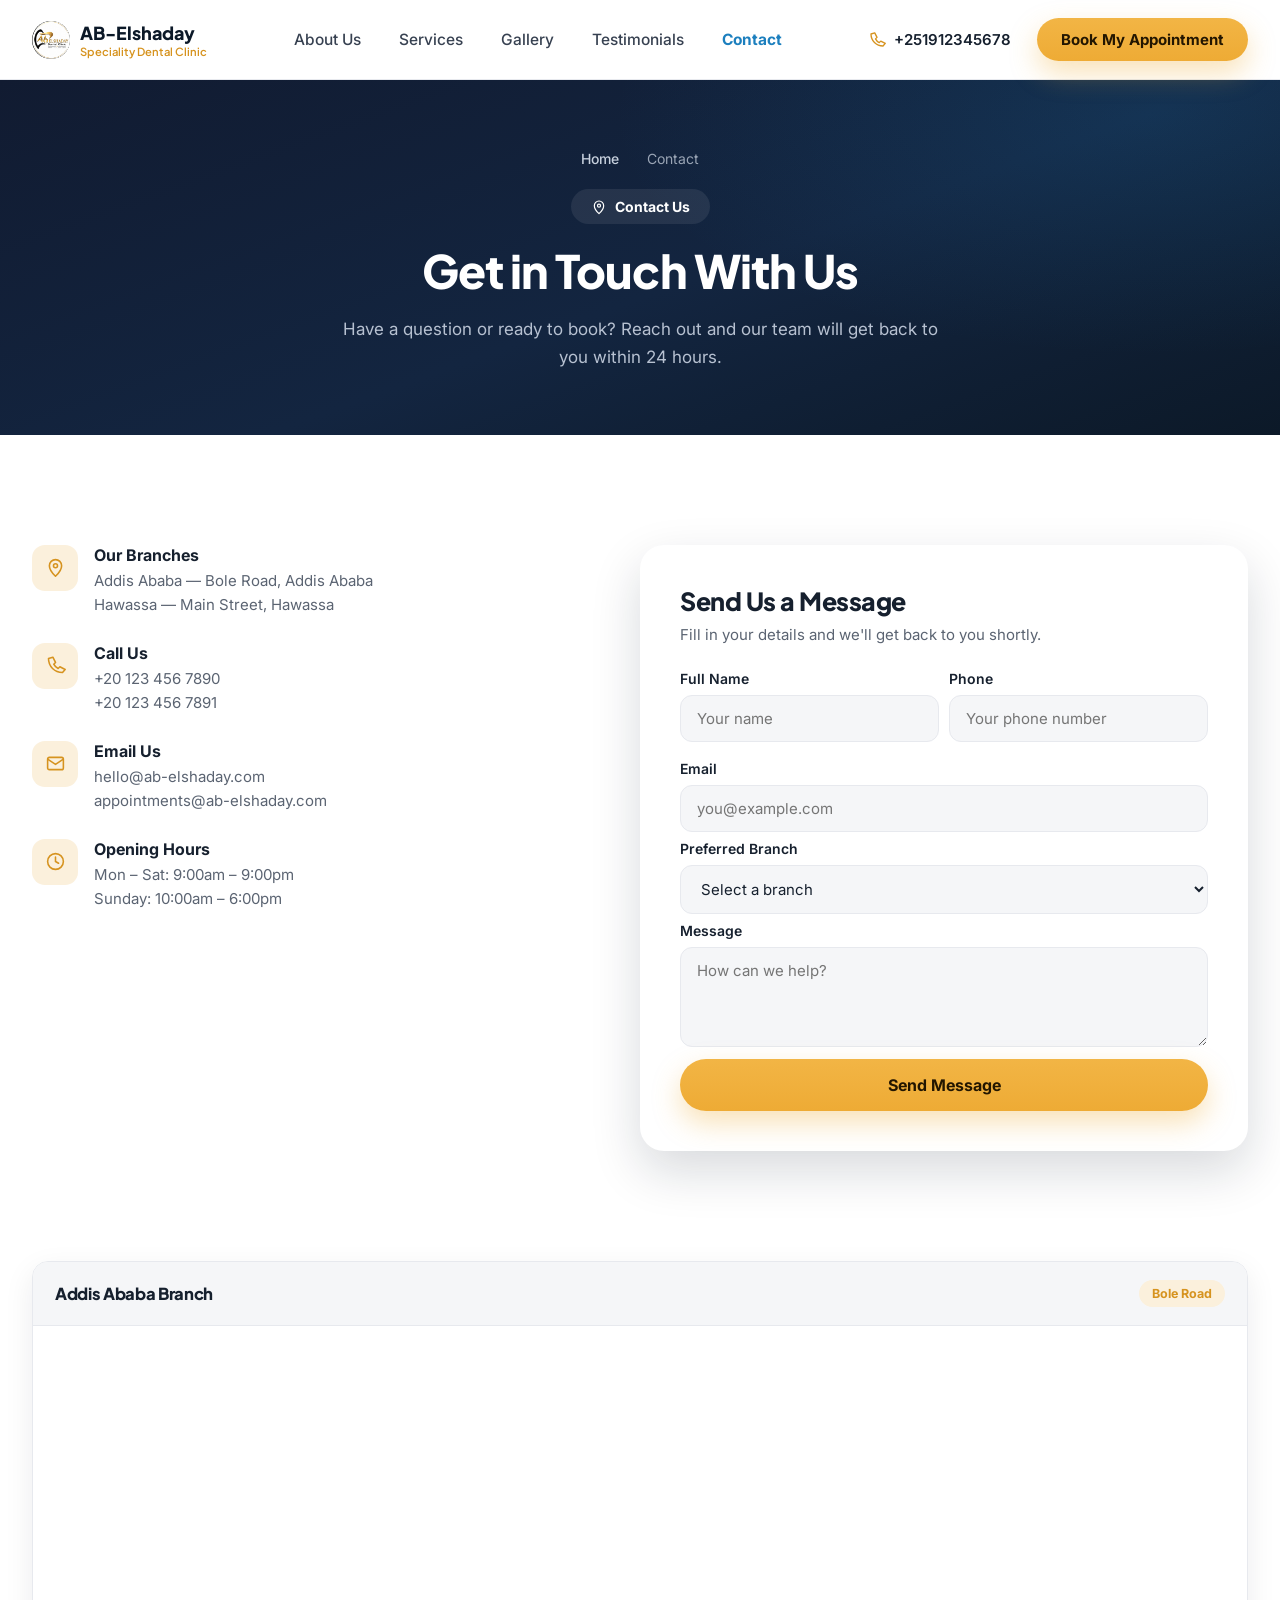
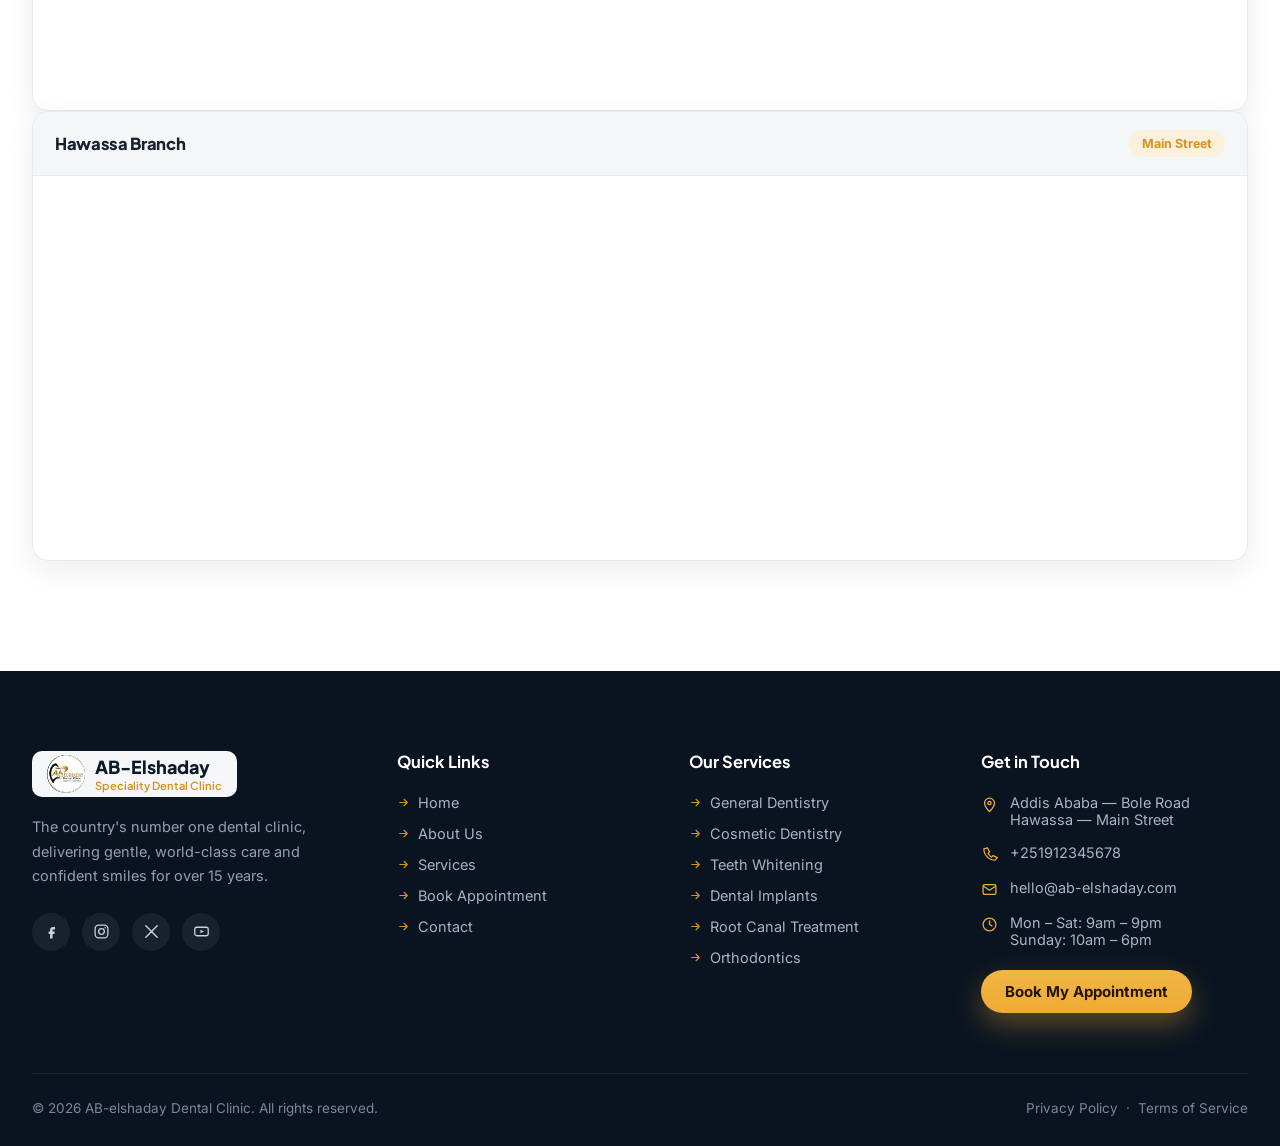
<file: contact.html>
<!doctype html>
<html lang="en">
  <head>
    <meta charset="UTF-8" />
    <meta name="viewport" content="width=device-width, initial-scale=1.0" />
    <title>Contact — AB-elshaday Dental Clinic</title>
    <link rel="preconnect" href="https://fonts.googleapis.com" />
    <link rel="preconnect" href="https://fonts.gstatic.com" crossorigin />
    <link
      href="https://fonts.googleapis.com/css2?family=Plus+Jakarta+Sans:wght@400;500;600;700;800&family=Inter:wght@400;500;600&display=swap"
      rel="stylesheet"
    />
    <link rel="stylesheet" href="./style.css" />
  </head>
  <body>
    <svg width="0" height="0" style="position: absolute">
      <defs>
        <symbol id="i-tooth" viewBox="0 0 24 24" fill="none">
          <path
            d="M12 2c-2.2 0-3.5 1-4.8 1-1.6 0-3.2-1-3.2 2 0 3 1 5 1.5 9 .3 2.5 1 6 2.5 6 1.7 0 1.5-4 2-6 .3-1.2 1-2 2-2s1.7.8 2 2c.5 2 .3 6 2 6 1.5 0 2.2-3.5 2.5-6 .5-4 1.5-6 1.5-9 0-3-1.6-2-3.2-2-1.3 0-2.6-1-4.8-1z"
            fill="currentColor"
          />
        </symbol>
        <symbol id="i-award" viewBox="0 0 24 24" fill="none">
          <circle cx="12" cy="8" r="6" stroke="currentColor" stroke-width="2" />
          <path
            d="M8.5 13.5L7 22l5-3 5 3-1.5-8.5"
            stroke="currentColor"
            stroke-width="2"
            stroke-linejoin="round"
          />
        </symbol>
        <symbol id="i-star" viewBox="0 0 24 24" fill="currentColor">
          <path
            d="M12 2l3.1 6.3 6.9 1-5 4.9 1.2 6.9-6.2-3.3-6.2 3.3 1.2-6.9-5-4.9 6.9-1z"
          />
        </symbol>
        <symbol id="i-phone" viewBox="0 0 24 24" fill="none">
          <path
            d="M4 4c0 9 7 16 16 16l3-3.5-6-3-2 2c-2-1-4-3-5-5l2-2-3-6z"
            stroke="currentColor"
            stroke-width="1.8"
            stroke-linejoin="round"
          />
        </symbol>
        <symbol id="i-calendar" viewBox="0 0 24 24" fill="none">
          <rect
            x="3"
            y="5"
            width="18"
            height="16"
            rx="2"
            stroke="currentColor"
            stroke-width="1.8"
          />
          <path
            d="M3 10h18M8 3v4M16 3v4"
            stroke="currentColor"
            stroke-width="1.8"
            stroke-linecap="round"
          />
        </symbol>
        <symbol id="i-shield" viewBox="0 0 24 24" fill="none">
          <path
            d="M12 2l8 3v6c0 5-3.5 8.5-8 11-4.5-2.5-8-6-8-11V5l8-3z"
            stroke="currentColor"
            stroke-width="1.8"
            stroke-linejoin="round"
          />
        </symbol>
        <symbol id="i-smile" viewBox="0 0 24 24" fill="none">
          <circle
            cx="12"
            cy="12"
            r="9"
            stroke="currentColor"
            stroke-width="1.8"
          />
          <path
            d="M8 14c1 1.5 2.5 2 4 2s3-.5 4-2"
            stroke="currentColor"
            stroke-width="1.8"
            stroke-linecap="round"
          />
          <circle cx="9" cy="10" r="1" fill="currentColor" />
          <circle cx="15" cy="10" r="1" fill="currentColor" />
        </symbol>
        <symbol id="i-brush" viewBox="0 0 24 24" fill="none">
          <path
            d="M19 3l2 2-9 9-3 1 1-3 9-9z"
            stroke="currentColor"
            stroke-width="1.8"
            stroke-linejoin="round"
          />
          <path
            d="M9 15l-4 4"
            stroke="currentColor"
            stroke-width="1.8"
            stroke-linecap="round"
          />
        </symbol>
        <symbol id="i-sparkle" viewBox="0 0 24 24" fill="none">
          <path
            d="M12 3l1.8 5.2L19 10l-5.2 1.8L12 17l-1.8-5.2L5 10l5.2-1.8z"
            stroke="currentColor"
            stroke-width="1.6"
            stroke-linejoin="round"
          />
        </symbol>
        <symbol id="i-scan" viewBox="0 0 24 24" fill="none">
          <path
            d="M4 9V6a2 2 0 012-2h3M17 4h3a2 2 0 012 2v3M20 15v3a2 2 0 01-2 2h-3M7 20H4a2 2 0 01-2-2v-3"
            stroke="currentColor"
            stroke-width="1.8"
            stroke-linecap="round"
          />
        </symbol>
        <symbol id="i-pulse" viewBox="0 0 24 24" fill="none">
          <path
            d="M3 12h4l2-7 4 14 2-7h6"
            stroke="currentColor"
            stroke-width="1.8"
            stroke-linecap="round"
            stroke-linejoin="round"
          />
        </symbol>
        <symbol id="i-smile2" viewBox="0 0 24 24" fill="none">
          <circle
            cx="12"
            cy="12"
            r="9"
            stroke="currentColor"
            stroke-width="1.8"
          />
          <circle cx="9" cy="10" r="1" fill="currentColor" />
          <circle cx="15" cy="10" r="1" fill="currentColor" />
          <path
            d="M9 15c1-1 2-1.5 3-1.5s2 .5 3 1.5"
            stroke="currentColor"
            stroke-width="1.8"
            stroke-linecap="round"
          />
        </symbol>
        <symbol id="i-arrow" viewBox="0 0 24 24" fill="none">
          <path
            d="M5 12h14M13 6l6 6-6 6"
            stroke="currentColor"
            stroke-width="2"
            stroke-linecap="round"
            stroke-linejoin="round"
          />
        </symbol>
        <symbol id="i-chevron" viewBox="0 0 24 24" fill="none">
          <path
            d="M6 9l6 6 6-6"
            stroke="currentColor"
            stroke-width="2.2"
            stroke-linecap="round"
            stroke-linejoin="round"
          />
        </symbol>
        <symbol id="i-heart" viewBox="0 0 24 24" fill="none">
          <path
            d="M12 20s-7-4.4-9.5-9C.8 7.5 3 4 6.5 4c2 0 3.3 1 4.5 2.5C12.2 5 13.5 4 15.5 4 19 4 21.2 7.5 19.5 11 17 15.6 12 20 12 20z"
            stroke="currentColor"
            stroke-width="1.8"
            stroke-linejoin="round"
          />
        </symbol>
        <symbol id="i-users" viewBox="0 0 24 24" fill="none">
          <circle
            cx="9"
            cy="8"
            r="3"
            stroke="currentColor"
            stroke-width="1.8"
          />
          <circle
            cx="17"
            cy="9"
            r="2.5"
            stroke="currentColor"
            stroke-width="1.8"
          />
          <path
            d="M3 20c0-3 3-5 6-5s6 2 6 5M15 15c2.5 0 5 1.5 5 4.5"
            stroke="currentColor"
            stroke-width="1.8"
            stroke-linecap="round"
          />
        </symbol>
        <symbol id="i-check" viewBox="0 0 24 24" fill="none">
          <circle
            cx="12"
            cy="12"
            r="9"
            stroke="currentColor"
            stroke-width="1.8"
          />
          <path
            d="M8 12l3 3 5-6"
            stroke="currentColor"
            stroke-width="1.8"
            stroke-linecap="round"
            stroke-linejoin="round"
          />
        </symbol>
        <symbol id="i-map" viewBox="0 0 24 24" fill="none">
          <path
            d="M12 22s7-6.5 7-12A7 7 0 105 10c0 5.5 7 12 7 12z"
            stroke="currentColor"
            stroke-width="1.8"
            stroke-linejoin="round"
          />
          <circle
            cx="12"
            cy="10"
            r="2.3"
            stroke="currentColor"
            stroke-width="1.8"
          />
        </symbol>
        <symbol id="i-clock" viewBox="0 0 24 24" fill="none">
          <circle
            cx="12"
            cy="12"
            r="9"
            stroke="currentColor"
            stroke-width="1.8"
          />
          <path
            d="M12 7v5l3.5 2"
            stroke="currentColor"
            stroke-width="1.8"
            stroke-linecap="round"
          />
        </symbol>
        <symbol id="i-mail" viewBox="0 0 24 24" fill="none">
          <rect
            x="3"
            y="5"
            width="18"
            height="14"
            rx="2"
            stroke="currentColor"
            stroke-width="1.8"
          />
          <path
            d="M3 7l9 6 9-6"
            stroke="currentColor"
            stroke-width="1.8"
            stroke-linejoin="round"
          />
        </symbol>
        <symbol id="i-quote" viewBox="0 0 24 24" fill="currentColor">
          <path
            d="M9 7c-2.8 0-5 2.2-5 5v5h5v-5H6.2C6.6 10 7.6 9 9 9V7zm10 0c-2.8 0-5 2.2-5 5v5h5v-5h-2.8c.4-2 1.4-3 2.8-3V7z"
          />
        </symbol>
        <symbol id="i-help" viewBox="0 0 24 24" fill="none">
          <circle
            cx="12"
            cy="12"
            r="9"
            stroke="currentColor"
            stroke-width="1.8"
          />
          <path
            d="M9.5 9a2.5 2.5 0 015 0c0 1.5-2 1.7-2.5 3.2"
            stroke="currentColor"
            stroke-width="1.8"
            stroke-linecap="round"
          />
          <circle cx="12" cy="16.5" r="0.9" fill="currentColor" />
        </symbol>
        <symbol id="i-pin" viewBox="0 0 24 24" fill="none">
          <path
            d="M12 22s7-6.5 7-12A7 7 0 105 10c0 5.5 7 12 7 12z"
            stroke="currentColor"
            stroke-width="1.8"
            stroke-linejoin="round"
          />
          <circle
            cx="12"
            cy="10"
            r="2.3"
            stroke="currentColor"
            stroke-width="1.8"
          />
        </symbol>
        <symbol id="i-fb" viewBox="0 0 24 24" fill="currentColor">
          <path
            d="M14 9h3V5.5h-3c-2.2 0-4 1.8-4 4V12H8v3.5h2V22h3.5v-6.5H16l.5-3.5h-3V9.5c0-.3.2-.5.5-.5z"
          />
        </symbol>
        <symbol id="i-ig" viewBox="0 0 24 24" fill="none">
          <rect
            x="3"
            y="3"
            width="18"
            height="18"
            rx="5"
            stroke="currentColor"
            stroke-width="1.8"
          />
          <circle
            cx="12"
            cy="12"
            r="4"
            stroke="currentColor"
            stroke-width="1.8"
          />
          <circle cx="17.2" cy="6.8" r="1" fill="currentColor" />
        </symbol>
        <symbol id="i-x" viewBox="0 0 24 24" fill="currentColor">
          <path
            d="M4 4l16 16M20 4L4 20"
            stroke="currentColor"
            stroke-width="2"
            stroke-linecap="round"
          />
        </symbol>
        <symbol id="i-yt" viewBox="0 0 24 24" fill="none">
          <rect
            x="2.5"
            y="6"
            width="19"
            height="12"
            rx="3"
            stroke="currentColor"
            stroke-width="1.8"
          />
          <path d="M10.5 9.5l5 2.5-5 2.5z" fill="currentColor" />
        </symbol>
      </defs>
    </svg>
    <header>
      <div class="nav-wrap">
        <a href="./index.html" class="logo"
          ><img src="./assets/logo.jpeg" alt="" class="logo-img" />
          <span>AB-Elshaday <strong> Speciality Dental Clinic</strong></span></a
        >
        <nav class="links">
          <a href="about.html">About Us</a>
          <a href="services.html">Services</a>
          <a href="./index.html#gallery">Gallery</a>
          <a href="./index.html#testimonials">Testimonials</a>
          <a href="contact.html" style="color: var(--blue); font-weight: 700;">Contact</a>
        </nav>
        <div class="nav-right">
          <div class="nav-phone">
            <svg><use href="#i-phone" /></svg>+251912345678
          </div>
          <a href="booking.html" class="btn btn-gold btn-sm"
            >Book My Appointment</a
          >
        </div>
        <div class="menu-btn"><span></span><span></span><span></span></div>
      </div>
    </header>

    <section class="page-hero">
      <div class="container">
        <div class="breadcrumb">
          <a href="index.html">Home</a
          ><svg><use href="#i-chevron" style="transform: rotate(-90deg)" /></svg
          ><span>Contact</span>
        </div>
        <span class="eyebrow dark"
          ><svg><use href="#i-map" /></svg>Contact Us</span
        >
        <h1>Get in Touch With Us</h1>
        <p>
          Have a question or ready to book? Reach out and our team will get back
          to you within 24 hours.
        </p>
      </div>
    </section>

    <section class="visit">
      <div class="container">
        <div class="contact-wrap">
          <div class="visit-info">
            <div class="visit-row">
              <div class="icon-badge">
                <svg><use href="#i-pin" /></svg>
              </div>
              <div>
                <strong>Our Branches</strong>
                <p>
                  Addis Ababa — Bole Road, Addis Ababa<br />Hawassa — Main
                  Street, Hawassa
                </p>
              </div>
            </div>
            <div class="visit-row">
              <div class="icon-badge">
                <svg><use href="#i-phone" /></svg>
              </div>
              <div>
                <strong>Call Us</strong>
                <p>+20 123 456 7890<br />+20 123 456 7891</p>
              </div>
            </div>
            <div class="visit-row">
              <div class="icon-badge">
                <svg><use href="#i-mail" /></svg>
              </div>
              <div>
                <strong>Email Us</strong>
                <p>hello@ab-elshaday.com<br />appointments@ab-elshaday.com</p>
              </div>
            </div>
            <div class="visit-row">
              <div class="icon-badge">
                <svg><use href="#i-clock" /></svg>
              </div>
              <div>
                <strong>Opening Hours</strong>
                <p>Mon – Sat: 9:00am – 9:00pm<br />Sunday: 10:00am – 6:00pm</p>
              </div>
            </div>
          </div>
          <div class="booking-card">
            <h3>Send Us a Message</h3>
            <p>Fill in your details and we'll get back to you shortly.</p>
            <form onsubmit="return false;">
              <div class="form-row">
                <div class="field">
                  <label>Full Name</label
                  ><input type="text" placeholder="Your name" />
                </div>
                <div class="field">
                  <label>Phone</label
                  ><input type="tel" placeholder="Your phone number" />
                </div>
              </div>
              <div class="field">
                <label>Email</label
                ><input type="email" placeholder="you@example.com" />
              </div>
              <div class="field">
                <label>Preferred Branch</label>
                <select>
                  <option>Select a branch</option>
                  <option>Addis Ababa — Bole Road</option>
                  <option>Hawassa — Main Street</option>
                </select>
              </div>
              <div class="field">
                <label>Message</label
                ><textarea placeholder="How can we help?"></textarea>
              </div>
              <button type="submit" class="btn btn-gold btn-block">
                Send Message
              </button>
            </form>
          </div>
        </div>
      </div>
    </section>

    <section class="visit" style="padding-top: 0">
      <div class="container">
        <div class="maps-col">
          <div class="map-card">
            <div class="map-head">
              <h4>Addis Ababa Branch</h4>
              <span class="map-tag">Bole Road</span>
            </div>
            <div class="map-frame">
              <iframe
                src="https://www.google.com/maps?q=Bole+Road,+Addis+Ababa,+Ethiopia&output=embed"
                width="100%"
                height="100%"
                style="border: 0"
                loading="lazy"
              ></iframe>
            </div>
          </div>
          <div class="map-card">
            <div class="map-head">
              <h4>Hawassa Branch</h4>
              <span class="map-tag">Main Street</span>
            </div>
            <div class="map-frame">
              <iframe
                src="https://www.google.com/maps?q=Main+Street,+Hawassa,+Ethiopia&output=embed"
                width="100%"
                height="100%"
                style="border: 0"
                loading="lazy"
              ></iframe>
            </div>
          </div>
        </div>
      </div>
    </section>

    <!-- FOOTER -->
    <footer>
      <div class="container">
        <div class="footer-grid">
          <div class="footer-brand">
            <a href="#" class="logo footer-logo"
              ><img src="./assets/logo.jpeg" alt="" class="logo-img" />
              <span
                >AB-Elshaday <strong>Speciality Dental Clinic</strong></span
              ></a
            >
            <p>
              The country's number one dental clinic, delivering gentle,
              world-class care and confident smiles for over 15 years.
            </p>
            <div class="social-row">
              <a href="#" aria-label="Facebook"
                ><svg><use href="#i-fb" /></svg
              ></a>
              <a href="#" aria-label="Instagram"
                ><svg><use href="#i-ig" /></svg
              ></a>
              <a href="#" aria-label="X"
                ><svg><use href="#i-x" /></svg
              ></a>
              <a href="#" aria-label="YouTube"
                ><svg><use href="#i-yt" /></svg
              ></a>
            </div>
          </div>
          <div>
            <h5>Quick Links</h5>
            <div class="footer-links">
              <a href="index.html"
                ><svg><use href="#i-arrow" /></svg>Home</a
              >
              <a href="about.html"
                ><svg><use href="#i-arrow" /></svg>About Us</a
              >
              <a href="services.html"
                ><svg><use href="#i-arrow" /></svg>Services</a
              >
              <a href="booking.html"
                ><svg><use href="#i-arrow" /></svg>Book Appointment</a
              >
              <a href="contact.html"
                ><svg><use href="#i-arrow" /></svg>Contact</a
              >
            </div>
          </div>
          <div>
            <h5>Our Services</h5>
            <div class="footer-links">
              <a href="#services"
                ><svg><use href="#i-arrow" /></svg>General Dentistry</a
              >
              <a href="#services"
                ><svg><use href="#i-arrow" /></svg>Cosmetic Dentistry</a
              >
              <a href="#services"
                ><svg><use href="#i-arrow" /></svg>Teeth Whitening</a
              >
              <a href="#services"
                ><svg><use href="#i-arrow" /></svg>Dental Implants</a
              >
              <a href="#services"
                ><svg><use href="#i-arrow" /></svg>Root Canal Treatment</a
              >
              <a href="#services"
                ><svg><use href="#i-arrow" /></svg>Orthodontics</a
              >
            </div>
          </div>
          <div>
            <h5>Get in Touch</h5>
            <div class="footer-contact-row">
              <svg><use href="#i-pin" /></svg
              ><span>Addis Ababa — Bole Road<br />Hawassa — Main Street</span>
            </div>
            <div class="footer-contact-row">
              <svg><use href="#i-phone" /></svg><span>+251912345678</span>
            </div>
            <div class="footer-contact-row">
              <svg><use href="#i-mail" /></svg
              ><span>hello@ab-elshaday.com</span>
            </div>
            <div class="footer-contact-row">
              <svg><use href="#i-clock" /></svg
              ><span>Mon – Sat: 9am – 9pm<br />Sunday: 10am – 6pm</span>
            </div>
            <a
              href="booking.html"
              class="btn btn-gold btn-sm"
              style="margin-top: 6px"
              >Book My Appointment</a
            >
          </div>
        </div>
        <div class="footer-bottom">
          <span>© 2026 AB-elshaday Dental Clinic. All rights reserved.</span>
          <span>Privacy Policy &nbsp;·&nbsp; Terms of Service</span>
        </div>
      </div>
    </footer>
    <script src="./script.js"></script>
  </body>
</html>
</file>
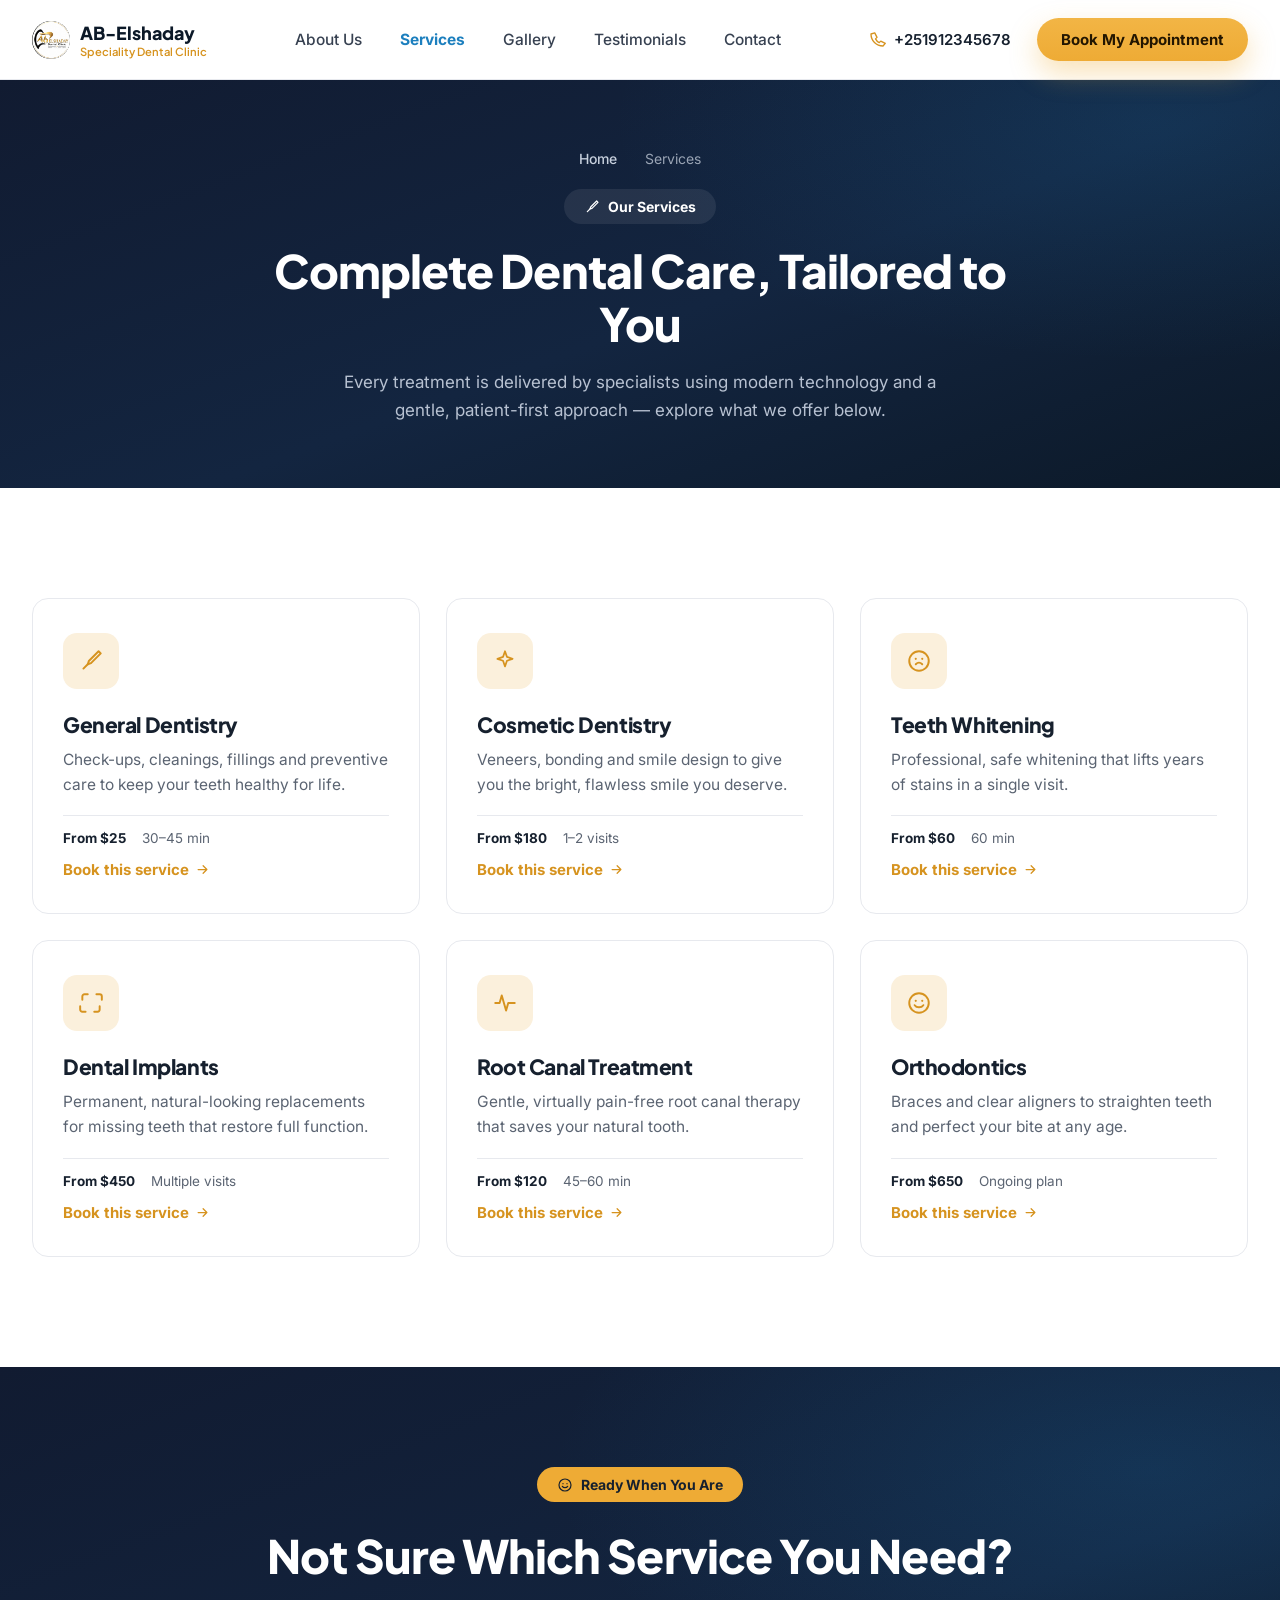
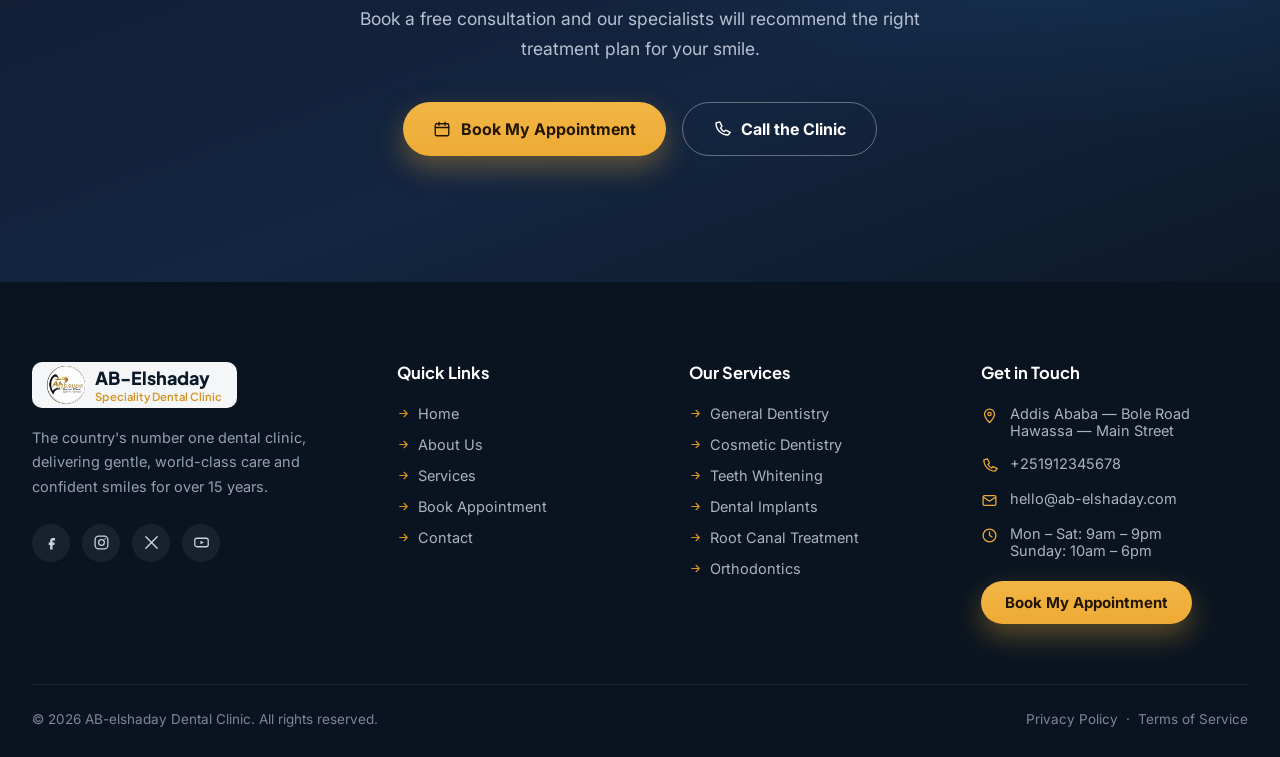
<file: services.html>
<!doctype html>
<html lang="en">
  <head>
    <meta charset="UTF-8" />
    <meta name="viewport" content="width=device-width, initial-scale=1.0" />
    <title>Services — AB-elshaday Dental Clinic</title>
    <link rel="preconnect" href="https://fonts.googleapis.com" />
    <link rel="preconnect" href="https://fonts.gstatic.com" crossorigin />
    <link
      href="https://fonts.googleapis.com/css2?family=Plus+Jakarta+Sans:wght@400;500;600;700;800&family=Inter:wght@400;500;600&display=swap"
      rel="stylesheet"
    />
    <link rel="stylesheet" href="./style.css" />
  </head>
  <body>
    <svg width="0" height="0" style="position: absolute">
      <defs>
        <symbol id="i-tooth" viewBox="0 0 24 24" fill="none">
          <path
            d="M12 2c-2.2 0-3.5 1-4.8 1-1.6 0-3.2-1-3.2 2 0 3 1 5 1.5 9 .3 2.5 1 6 2.5 6 1.7 0 1.5-4 2-6 .3-1.2 1-2 2-2s1.7.8 2 2c.5 2 .3 6 2 6 1.5 0 2.2-3.5 2.5-6 .5-4 1.5-6 1.5-9 0-3-1.6-2-3.2-2-1.3 0-2.6-1-4.8-1z"
            fill="currentColor"
          />
        </symbol>
        <symbol id="i-award" viewBox="0 0 24 24" fill="none">
          <circle cx="12" cy="8" r="6" stroke="currentColor" stroke-width="2" />
          <path
            d="M8.5 13.5L7 22l5-3 5 3-1.5-8.5"
            stroke="currentColor"
            stroke-width="2"
            stroke-linejoin="round"
          />
        </symbol>
        <symbol id="i-star" viewBox="0 0 24 24" fill="currentColor">
          <path
            d="M12 2l3.1 6.3 6.9 1-5 4.9 1.2 6.9-6.2-3.3-6.2 3.3 1.2-6.9-5-4.9 6.9-1z"
          />
        </symbol>
        <symbol id="i-phone" viewBox="0 0 24 24" fill="none">
          <path
            d="M4 4c0 9 7 16 16 16l3-3.5-6-3-2 2c-2-1-4-3-5-5l2-2-3-6z"
            stroke="currentColor"
            stroke-width="1.8"
            stroke-linejoin="round"
          />
        </symbol>
        <symbol id="i-calendar" viewBox="0 0 24 24" fill="none">
          <rect
            x="3"
            y="5"
            width="18"
            height="16"
            rx="2"
            stroke="currentColor"
            stroke-width="1.8"
          />
          <path
            d="M3 10h18M8 3v4M16 3v4"
            stroke="currentColor"
            stroke-width="1.8"
            stroke-linecap="round"
          />
        </symbol>
        <symbol id="i-shield" viewBox="0 0 24 24" fill="none">
          <path
            d="M12 2l8 3v6c0 5-3.5 8.5-8 11-4.5-2.5-8-6-8-11V5l8-3z"
            stroke="currentColor"
            stroke-width="1.8"
            stroke-linejoin="round"
          />
        </symbol>
        <symbol id="i-smile" viewBox="0 0 24 24" fill="none">
          <circle
            cx="12"
            cy="12"
            r="9"
            stroke="currentColor"
            stroke-width="1.8"
          />
          <path
            d="M8 14c1 1.5 2.5 2 4 2s3-.5 4-2"
            stroke="currentColor"
            stroke-width="1.8"
            stroke-linecap="round"
          />
          <circle cx="9" cy="10" r="1" fill="currentColor" />
          <circle cx="15" cy="10" r="1" fill="currentColor" />
        </symbol>
        <symbol id="i-brush" viewBox="0 0 24 24" fill="none">
          <path
            d="M19 3l2 2-9 9-3 1 1-3 9-9z"
            stroke="currentColor"
            stroke-width="1.8"
            stroke-linejoin="round"
          />
          <path
            d="M9 15l-4 4"
            stroke="currentColor"
            stroke-width="1.8"
            stroke-linecap="round"
          />
        </symbol>
        <symbol id="i-sparkle" viewBox="0 0 24 24" fill="none">
          <path
            d="M12 3l1.8 5.2L19 10l-5.2 1.8L12 17l-1.8-5.2L5 10l5.2-1.8z"
            stroke="currentColor"
            stroke-width="1.6"
            stroke-linejoin="round"
          />
        </symbol>
        <symbol id="i-scan" viewBox="0 0 24 24" fill="none">
          <path
            d="M4 9V6a2 2 0 012-2h3M17 4h3a2 2 0 012 2v3M20 15v3a2 2 0 01-2 2h-3M7 20H4a2 2 0 01-2-2v-3"
            stroke="currentColor"
            stroke-width="1.8"
            stroke-linecap="round"
          />
        </symbol>
        <symbol id="i-pulse" viewBox="0 0 24 24" fill="none">
          <path
            d="M3 12h4l2-7 4 14 2-7h6"
            stroke="currentColor"
            stroke-width="1.8"
            stroke-linecap="round"
            stroke-linejoin="round"
          />
        </symbol>
        <symbol id="i-smile2" viewBox="0 0 24 24" fill="none">
          <circle
            cx="12"
            cy="12"
            r="9"
            stroke="currentColor"
            stroke-width="1.8"
          />
          <circle cx="9" cy="10" r="1" fill="currentColor" />
          <circle cx="15" cy="10" r="1" fill="currentColor" />
          <path
            d="M9 15c1-1 2-1.5 3-1.5s2 .5 3 1.5"
            stroke="currentColor"
            stroke-width="1.8"
            stroke-linecap="round"
          />
        </symbol>
        <symbol id="i-arrow" viewBox="0 0 24 24" fill="none">
          <path
            d="M5 12h14M13 6l6 6-6 6"
            stroke="currentColor"
            stroke-width="2"
            stroke-linecap="round"
            stroke-linejoin="round"
          />
        </symbol>
        <symbol id="i-chevron" viewBox="0 0 24 24" fill="none">
          <path
            d="M6 9l6 6 6-6"
            stroke="currentColor"
            stroke-width="2.2"
            stroke-linecap="round"
            stroke-linejoin="round"
          />
        </symbol>
        <symbol id="i-heart" viewBox="0 0 24 24" fill="none">
          <path
            d="M12 20s-7-4.4-9.5-9C.8 7.5 3 4 6.5 4c2 0 3.3 1 4.5 2.5C12.2 5 13.5 4 15.5 4 19 4 21.2 7.5 19.5 11 17 15.6 12 20 12 20z"
            stroke="currentColor"
            stroke-width="1.8"
            stroke-linejoin="round"
          />
        </symbol>
        <symbol id="i-users" viewBox="0 0 24 24" fill="none">
          <circle
            cx="9"
            cy="8"
            r="3"
            stroke="currentColor"
            stroke-width="1.8"
          />
          <circle
            cx="17"
            cy="9"
            r="2.5"
            stroke="currentColor"
            stroke-width="1.8"
          />
          <path
            d="M3 20c0-3 3-5 6-5s6 2 6 5M15 15c2.5 0 5 1.5 5 4.5"
            stroke="currentColor"
            stroke-width="1.8"
            stroke-linecap="round"
          />
        </symbol>
        <symbol id="i-check" viewBox="0 0 24 24" fill="none">
          <circle
            cx="12"
            cy="12"
            r="9"
            stroke="currentColor"
            stroke-width="1.8"
          />
          <path
            d="M8 12l3 3 5-6"
            stroke="currentColor"
            stroke-width="1.8"
            stroke-linecap="round"
            stroke-linejoin="round"
          />
        </symbol>
        <symbol id="i-map" viewBox="0 0 24 24" fill="none">
          <path
            d="M12 22s7-6.5 7-12A7 7 0 105 10c0 5.5 7 12 7 12z"
            stroke="currentColor"
            stroke-width="1.8"
            stroke-linejoin="round"
          />
          <circle
            cx="12"
            cy="10"
            r="2.3"
            stroke="currentColor"
            stroke-width="1.8"
          />
        </symbol>
        <symbol id="i-clock" viewBox="0 0 24 24" fill="none">
          <circle
            cx="12"
            cy="12"
            r="9"
            stroke="currentColor"
            stroke-width="1.8"
          />
          <path
            d="M12 7v5l3.5 2"
            stroke="currentColor"
            stroke-width="1.8"
            stroke-linecap="round"
          />
        </symbol>
        <symbol id="i-mail" viewBox="0 0 24 24" fill="none">
          <rect
            x="3"
            y="5"
            width="18"
            height="14"
            rx="2"
            stroke="currentColor"
            stroke-width="1.8"
          />
          <path
            d="M3 7l9 6 9-6"
            stroke="currentColor"
            stroke-width="1.8"
            stroke-linejoin="round"
          />
        </symbol>
        <symbol id="i-quote" viewBox="0 0 24 24" fill="currentColor">
          <path
            d="M9 7c-2.8 0-5 2.2-5 5v5h5v-5H6.2C6.6 10 7.6 9 9 9V7zm10 0c-2.8 0-5 2.2-5 5v5h5v-5h-2.8c.4-2 1.4-3 2.8-3V7z"
          />
        </symbol>
        <symbol id="i-help" viewBox="0 0 24 24" fill="none">
          <circle
            cx="12"
            cy="12"
            r="9"
            stroke="currentColor"
            stroke-width="1.8"
          />
          <path
            d="M9.5 9a2.5 2.5 0 015 0c0 1.5-2 1.7-2.5 3.2"
            stroke="currentColor"
            stroke-width="1.8"
            stroke-linecap="round"
          />
          <circle cx="12" cy="16.5" r="0.9" fill="currentColor" />
        </symbol>
        <symbol id="i-pin" viewBox="0 0 24 24" fill="none">
          <path
            d="M12 22s7-6.5 7-12A7 7 0 105 10c0 5.5 7 12 7 12z"
            stroke="currentColor"
            stroke-width="1.8"
            stroke-linejoin="round"
          />
          <circle
            cx="12"
            cy="10"
            r="2.3"
            stroke="currentColor"
            stroke-width="1.8"
          />
        </symbol>
        <symbol id="i-fb" viewBox="0 0 24 24" fill="currentColor">
          <path
            d="M14 9h3V5.5h-3c-2.2 0-4 1.8-4 4V12H8v3.5h2V22h3.5v-6.5H16l.5-3.5h-3V9.5c0-.3.2-.5.5-.5z"
          />
        </symbol>
        <symbol id="i-ig" viewBox="0 0 24 24" fill="none">
          <rect
            x="3"
            y="3"
            width="18"
            height="18"
            rx="5"
            stroke="currentColor"
            stroke-width="1.8"
          />
          <circle
            cx="12"
            cy="12"
            r="4"
            stroke="currentColor"
            stroke-width="1.8"
          />
          <circle cx="17.2" cy="6.8" r="1" fill="currentColor" />
        </symbol>
        <symbol id="i-x" viewBox="0 0 24 24" fill="currentColor">
          <path
            d="M4 4l16 16M20 4L4 20"
            stroke="currentColor"
            stroke-width="2"
            stroke-linecap="round"
          />
        </symbol>
        <symbol id="i-yt" viewBox="0 0 24 24" fill="none">
          <rect
            x="2.5"
            y="6"
            width="19"
            height="12"
            rx="3"
            stroke="currentColor"
            stroke-width="1.8"
          />
          <path d="M10.5 9.5l5 2.5-5 2.5z" fill="currentColor" />
        </symbol>
      </defs>
    </svg>
    
    <header>
      <div class="nav-wrap">
        <a href="./index.html" class="logo"
          ><img src="./assets/logo.jpeg" alt="" class="logo-img" />
          <span>AB-Elshaday <strong> Speciality Dental Clinic</strong></span></a
        >
        <nav class="links">
          <a href="about.html">About Us</a>
          <a href="services.html" style="color: var(--blue); font-weight: 700;">Services</a>
          <a href="./index.html#gallery">Gallery</a>
          <a href="./index.html#testimonials">Testimonials</a>
          <a href="contact.html">Contact</a>
        </nav>
        <div class="nav-right">
          <div class="nav-phone">
            <svg><use href="#i-phone" /></svg>+251912345678
          </div>
          <a href="booking.html" class="btn btn-gold btn-sm"
            >Book My Appointment</a
          >
        </div>
        <div class="menu-btn"><span></span><span></span><span></span></div>
      </div>
    </header>

    <section class="page-hero">
      <div class="container">
        <div class="breadcrumb reveal">
          <a href="index.html">Home</a
          ><svg><use href="#i-chevron" style="transform: rotate(-90deg)" /></svg
          ><span>Services</span>
        </div>
        <span class="eyebrow reveal dark"
          ><svg><use href="#i-brush" /></svg>Our Services</span
        >
        <h1 class="reveal">Complete Dental Care, Tailored to You</h1>
        <p class="reveal">
          Every treatment is delivered by specialists using modern technology
          and a gentle, patient-first approach — explore what we offer below.
        </p>
      </div>
    </section>

    <section class="services">
      <div class="container">
        <div class="services-grid">
          <div class="service-card reveal">
            <div class="service-icon">
              <svg><use href="#i-brush" /></svg>
            </div>
            <h3>General Dentistry</h3>
            <p>
              Check-ups, cleanings, fillings and preventive care to keep your
              teeth healthy for life.
            </p>
            <div class="service-meta">
              <span><strong>From $25</strong></span
              ><span>30–45 min</span>
            </div>
            <a href="booking.html" class="link-arrow" style="margin-top: 14px"
              >Book this service <svg><use href="#i-arrow" /></svg
            ></a>
          </div>
          <div class="service-card reveal">
            <div class="service-icon">
              <svg><use href="#i-sparkle" /></svg>
            </div>
            <h3>Cosmetic Dentistry</h3>
            <p>
              Veneers, bonding and smile design to give you the bright, flawless
              smile you deserve.
            </p>
            <div class="service-meta">
              <span><strong>From $180</strong></span
              ><span>1–2 visits</span>
            </div>
            <a href="booking.html" class="link-arrow" style="margin-top: 14px"
              >Book this service <svg><use href="#i-arrow" /></svg
            ></a>
          </div>
          <div class="service-card reveal">
            <div class="service-icon">
              <svg><use href="#i-smile2" /></svg>
            </div>
            <h3>Teeth Whitening</h3>
            <p>
              Professional, safe whitening that lifts years of stains in a
              single visit.
            </p>
            <div class="service-meta">
              <span><strong>From $60</strong></span
              ><span>60 min</span>
            </div>
            <a href="booking.html" class="link-arrow" style="margin-top: 14px"
              >Book this service <svg><use href="#i-arrow" /></svg
            ></a>
          </div>
          <div class="service-card reveal">
            <div class="service-icon">
              <svg><use href="#i-scan" /></svg>
            </div>
            <h3>Dental Implants</h3>
            <p>
              Permanent, natural-looking replacements for missing teeth that
              restore full function.
            </p>
            <div class="service-meta">
              <span><strong>From $450</strong></span
              ><span>Multiple visits</span>
            </div>
            <a href="booking.html" class="link-arrow" style="margin-top: 14px"
              >Book this service <svg><use href="#i-arrow" /></svg
            ></a>
          </div>
          <div class="service-card reveal">
            <div class="service-icon">
              <svg><use href="#i-pulse" /></svg>
            </div>
            <h3>Root Canal Treatment</h3>
            <p>
              Gentle, virtually pain-free root canal therapy that saves your
              natural tooth.
            </p>
            <div class="service-meta">
              <span><strong>From $120</strong></span
              ><span>45–60 min</span>
            </div>
            <a href="booking.html" class="link-arrow" style="margin-top: 14px"
              >Book this service <svg><use href="#i-arrow" /></svg
            ></a>
          </div>
          <div class="service-card reveal">
            <div class="service-icon">
              <svg><use href="#i-smile" /></svg>
            </div>
            <h3>Orthodontics</h3>
            <p>
              Braces and clear aligners to straighten teeth and perfect your
              bite at any age.
            </p>
            <div class="service-meta">
              <span><strong>From $650</strong></span
              ><span>Ongoing plan</span>
            </div>
            <a href="booking.html" class="link-arrow" style="margin-top: 14px"
              >Book this service <svg><use href="#i-arrow" /></svg
            ></a>
          </div>
        </div>
      </div>
    </section>

    <section class="final-cta">
      <div class="container">
        <span class="eyebrow reveal"
          ><svg><use href="#i-smile" /></svg>Ready When You Are</span
        >
        <h2 class="reveal">Not Sure Which Service You Need?</h2>
        <p class="reveal">
          Book a free consultation and our specialists will recommend the right
          treatment plan for your smile.
        </p>
        <div class="hero-actions">
          <a href="booking.html" class="btn btn-gold reveal"
            ><svg><use href="#i-calendar" /></svg>Book My Appointment</a
          >
          <a href="tel:+201234567890" class="btn btn-outline-dark reveal"
            ><svg><use href="#i-phone" /></svg>Call the Clinic</a
          >
        </div>
      </div>
    </section>

    <!-- FOOTER -->
    <footer>
      <div class="container">
        <div class="footer-grid">
          <div class="footer-brand">
            <a href="#" class="logo footer-logo"
              ><img src="./assets/logo.jpeg" alt="" class="logo-img" />
              <span>AB-Elshaday <strong>Speciality Dental Clinic</strong></span></a
            >
            <p>
              The country's number one dental clinic, delivering gentle,
              world-class care and confident smiles for over 15 years.
            </p>
            <div class="social-row">
              <a href="#" aria-label="Facebook"
                ><svg><use href="#i-fb" /></svg
              ></a>
              <a href="#" aria-label="Instagram"
                ><svg><use href="#i-ig" /></svg
              ></a>
              <a href="#" aria-label="X"
                ><svg><use href="#i-x" /></svg
              ></a>
              <a href="#" aria-label="YouTube"
                ><svg><use href="#i-yt" /></svg
              ></a>
            </div>
          </div>
          <div>
            <h5>Quick Links</h5>
            <div class="footer-links">
              <a href="index.html"
                ><svg><use href="#i-arrow" /></svg>Home</a
              >
              <a href="about.html"
                ><svg><use href="#i-arrow" /></svg>About Us</a
              >
              <a href="services.html"
                ><svg><use href="#i-arrow" /></svg>Services</a
              >
              <a href="booking.html"
                ><svg><use href="#i-arrow" /></svg>Book Appointment</a
              >
              <a href="contact.html"
                ><svg><use href="#i-arrow" /></svg>Contact</a
              >
            </div>
          </div>
          <div>
            <h5>Our Services</h5>
            <div class="footer-links">
              <a href="#services"
                ><svg><use href="#i-arrow" /></svg>General Dentistry</a
              >
              <a href="#services"
                ><svg><use href="#i-arrow" /></svg>Cosmetic Dentistry</a
              >
              <a href="#services"
                ><svg><use href="#i-arrow" /></svg>Teeth Whitening</a
              >
              <a href="#services"
                ><svg><use href="#i-arrow" /></svg>Dental Implants</a
              >
              <a href="#services"
                ><svg><use href="#i-arrow" /></svg>Root Canal Treatment</a
              >
              <a href="#services"
                ><svg><use href="#i-arrow" /></svg>Orthodontics</a
              >
            </div>
          </div>
          <div>
            <h5>Get in Touch</h5>
            <div class="footer-contact-row">
              <svg><use href="#i-pin" /></svg
              ><span>Addis Ababa — Bole Road<br />Hawassa — Main Street</span>
            </div>
            <div class="footer-contact-row">
              <svg><use href="#i-phone" /></svg><span>+251912345678</span>
            </div>
            <div class="footer-contact-row">
              <svg><use href="#i-mail" /></svg
              ><span>hello@ab-elshaday.com</span>
            </div>
            <div class="footer-contact-row">
              <svg><use href="#i-clock" /></svg
              ><span>Mon – Sat: 9am – 9pm<br />Sunday: 10am – 6pm</span>
            </div>
            <a
              href="booking.html"
              class="btn btn-gold btn-sm"
              style="margin-top: 6px"
              >Book My Appointment</a
            >
          </div>
        </div>
        <div class="footer-bottom">
          <span>© 2026 AB-elshaday Dental Clinic. All rights reserved.</span>
          <span>Privacy Policy &nbsp;·&nbsp; Terms of Service</span>
        </div>
      </div>
    </footer>

    <script src="./script.js">
    </script>
  </body>
</html>
</file>
<file: style.css>
:root {
  --navy: #111b31;
  --navy-2: #132540;
  --navy-3: #0a1420;
  --gold: #eeab35;
  --gold-dark: #d6931f;
  --blue: #1c7fbe;
  --teal: #22c1d6;
  --cream: #fbf0dc;
  --cream-2: #faf4e9;
  --ink: #16202e;
  --gray: #5b6472;
  --gray-light: #8892a0;
  --line: #e7e9ee;
  --bg-soft: #f5f6f8;
  --white: #ffffff;
  --radius-lg: 24px;
  --radius-md: 16px;
  --radius-sm: 12px;
  --shadow: 0 10px 30px rgba(14, 27, 44, 0.08);
  --shadow-lg: 0 20px 50px rgba(14, 27, 44, 0.16);
}
* {
  box-sizing: border-box;
  margin: 0;
  padding: 0;
}
html {
  scroll-behavior: smooth !important;
  overflow-x: hidden;
}
body {
  font-family: "Inter", sans-serif;
  color: var(--ink);
  background: var(--white);
  scroll-behavior: smooth;
  -webkit-font-smoothing: antialiased;
}
h1,
h2,
h3,
h4,
.display {
  font-family: "Plus Jakarta Sans", sans-serif;
  font-weight: 800;
  color: var(--ink);
  letter-spacing: -0.02em;
}
img {
  max-width: 100%;
  display: block;
}
a {
  text-decoration: none;
  color: inherit;
}
ul {
  list-style: none;
}
button {
  font-family: inherit;
  cursor: pointer;
  border: none;
  background: none;
}
.container {
  max-width: 1440px;
  margin: 0 auto;
  padding: 0 32px;
}

.reveal {
  opacity: 0;
  transform: translateY(24px);
  transition:
    opacity 0.7s ease,
    transform 0.7s ease;
}
.reveal.is-visible {
  opacity: 1;
  transform: translateY(0);
}

.logo {
  display: flex;
  align-items: center;
  gap: 10px;
  font-family: "Plus Jakarta Sans", sans-serif;
  font-weight: 800;
  font-size: 1.12rem;
  color: var(--navy);
}
.footer-logo {
  background: var(--bg-soft);
  width: fit-content;
  padding: 4px 15px;
  border-radius: 10px;
}
.logo img {
  width: 38px;
  height: 38px;
  flex-shrink: 0;
  border-radius: 50%;
}
.logo span {
  color: #0c1928;
  display: flex;
  flex-direction: column;
}
.logo span strong {
  font-size: 0.7rem;
  color: var(--gold-dark);
  font-weight: 600;
}
section {
  position: relative;
}
.eyebrow {
  display: inline-flex;
  align-items: center;
  gap: 8px;
  background: var(--cream);
  color: var(--gold-dark);
  font-weight: 700;
  font-size: 14px;
  padding: 9px 20px;
  border-radius: 999px;
  margin-bottom: 22px;
}
.eyebrow.dark {
  background: rgba(255, 255, 255, 0.08);
  color: #fff;
}
.eyebrow svg {
  width: 16px;
  height: 16px;
  flex-shrink: 0;
}
.section-head {
  text-align: center;
  max-width: 720px;
  margin: 0 auto 56px;
}
.section-head h2 {
  font-size: 44px;
  line-height: 1.15;
  margin-bottom: 20px;
}
.section-head p {
  color: var(--gray);
  font-size: 18px;
  line-height: 1.6;
}
.btn {
  display: inline-flex;
  align-items: center;
  justify-content: center;
  gap: 10px;
  font-weight: 700;
  font-size: 16px;
  padding: 16px 30px;
  border-radius: 999px;
  transition:
    transform 0.2s ease,
    box-shadow 0.2s ease,
    background 0.2s ease;
  white-space: nowrap;
}
.btn svg {
  width: 18px;
  height: 18px;
  flex-shrink: 0;
}
.btn-gold {
  background: linear-gradient(180deg, #f2b545, var(--gold));
  color: #231600;
  box-shadow: 0 12px 28px rgba(238, 171, 53, 0.35);
}
.btn-gold:hover {
  transform: translateY(-2px);
  box-shadow: 0 16px 34px rgba(238, 171, 53, 0.45);
}
.btn-outline-dark {
  background: transparent;
  border: 1.5px solid rgba(255, 255, 255, 0.35);
  color: #fff;
}
.btn-outline-dark:hover {
  background: rgba(255, 255, 255, 0.08);
}
.btn-block {
  width: 100%;
}
.shadow {
  position: absolute;
  width: 400px;
  height: 400px;
  pointer-events: none;
}

.gold-shadow {
  background: radial-gradient(circle at 0% 100%, #e2a41569, transparent 70%);
  bottom: 0;
  left: 0;
}
.light-shadow {
  background: radial-gradient(circle at 100% 0%, #dbe1ea36, transparent 70%);
  top: 0;
  right: 0;
}

.final-goldshadow {
  background: radial-gradient(circle at 0% 0%, #e2a41569, transparent 70%);
  bottom: unset;
  top: 0;
}
.final-lightshadow {
  background: radial-gradient(circle at 100% 100%, #dbe1ea36, transparent 70%);
  top: unset;
  bottom: 0;
}

/* HEADER */
header {
  position: sticky;
  top: 0;
  z-index: 100;
  background: rgba(255, 255, 255, 0.92);
  backdrop-filter: blur(10px);
  border-bottom: 1px solid var(--line);
}
.nav-wrap {
  position: relative;
  display: flex;
  align-items: center;
  justify-content: space-between;
  padding: 18px 32px;
  max-width: 1440px;
  margin: 0 auto;
}

nav.links {
  display: flex;
  gap: 38px;
}
nav.links a {
  font-weight: 500;
  font-size: 15.5px;
  color: #374151;
  transition: color 0.2s;
}
nav.links a:hover {
  color: var(--blue);
}
.nav-right {
  display: flex;
  align-items: center;
  gap: 26px;
}
.nav-phone {
  display: flex;
  align-items: center;
  gap: 8px;
  font-weight: 600;
  font-size: 15px;
  color: var(--ink);
}
.nav-phone svg {
  width: 18px;
  height: 18px;
  color: var(--gold-dark);
}
.btn-sm {
  padding: 12px 24px;
  font-size: 15px;
}
.burger {
  display: none;
  background: none;
  border: none;
}
.menu-btn {
  position: absolute;
  right: 32px;
  top: 10px;
  width: 45px;
  height: 30px;
  display: none;
  flex-direction: column;
  justify-content: space-between;
  cursor: pointer;
  padding: 5px;
  transition: 0.3s ease all;
}
.menu-btn:hover {
  background: #f3f3f3;
}

.menu-btn span {
  display: flex;
  width: 100%;
  height: 3px;
  background: #0a1420;
  pointer-events: none;
}
/* HERO */
.hero {
  background: linear-gradient(
    160deg,
    var(--navy) 0%,
    var(--navy-2) 55%,
    #0c1928 100%
  );
  color: #fff;
  padding: 90px 0 70px;
  overflow: hidden;
}
.hero-grid {
  display: grid;
  grid-template-columns: 1.05fr 0.95fr;
  gap: 64px;
  align-items: center;
}
.hero h1 {
  font-weight: 800;
  font-size: 58px;
  line-height: 1.08;
  margin-bottom: 26px;
  color: #fff;
}
.hero h1 .gold-text {
  background: linear-gradient(90deg, #ffd479, var(--gold));
  -webkit-background-clip: text;
  background-clip: text;
  color: transparent;
}
.hero p.lead {
  font-size: 18px;
  line-height: 1.65;
  color: #b7c1d1;
  max-width: 520px;
  margin-bottom: 34px;
}
.hero-actions {
  display: flex;
  gap: 16px;
  flex-wrap: wrap;
  margin-bottom: 22px;
}
.hero-trust {
  display: flex;
  align-items: center;
  gap: 8px;
  color: #9aa5b5;
  font-size: 14.5px;
  margin-bottom: 44px;
}
.hero-trust svg {
  width: 16px;
  height: 16px;
  color: var(--gold);
  flex-shrink: 0;
}
.hero-stats {
  display: flex;
  gap: 36px;
  flex-wrap: wrap;
}
.hero-stats .stat-block {
  display: flex;
  flex-direction: column;
  gap: 6px;
}
.stars {
  display: flex;
  gap: 3px;
  color: var(--gold);
}
.stars svg {
  width: 16px;
  height: 16px;
}
.hero-stats small {
  color: #9aa5b5;
  font-size: 13.5px;
}
.hero-stats .num {
  font-size: 26px;
  font-weight: 800;
  font-family: "Plus Jakarta Sans", sans-serif;
}
.stat-divider {
  width: 1px;
  background: rgba(255, 255, 255, 0.15);
}

.hero-media {
  position: relative;
}
.hero-media .frame {
  position: relative;
  border-radius: 28px;
  overflow: hidden;
  box-shadow: var(--shadow-lg);
  aspect-ratio: 4/4.6;
  width: 100%;
  max-height: 520px;
}
.hero-media .frame::after {
  content: "";
  position: absolute;
  inset: 0;
  background: radial-gradient(
    circle at 100% 100%,
    #e2a4158a,
    #e2a41541,
    #e2a41588
  );
}
.hero-media img {
  width: 100%;
  height: 100%;
  object-fit: cover;
}
.float-card {
  width: 100%;
  position: absolute;
  left: -24px;
  bottom: -15px;
  background: #fff;
  color: var(--ink);
  border-radius: 18px;
  padding: 16px 20px;
  display: flex;
  align-items: center;
  gap: 14px;
  box-shadow: var(--shadow-lg);
  max-width: 270px;
}
.float-card .icon-badge {
  width: 44px;
  height: 44px;
  border-radius: 12px;
  background: var(--cream);
  display: flex;
  align-items: center;
  justify-content: center;
  color: var(--gold-dark);
  flex-shrink: 0;
}
.float-card .icon-badge svg {
  width: 22px;
  height: 22px;
}
.float-card strong {
  display: block;
  font-size: 15px;
  font-weight: 700;
}
.float-card span {
  font-size: 13px;
  color: var(--gray);
}
.badge-pill {
  position: absolute;
  top: 26px;
  left: 26px;
  background: rgba(14, 27, 44, 0.75);
  backdrop-filter: blur(6px);
  color: #fff;
  font-weight: 600;
  font-size: 13.5px;
  padding: 9px 16px;
  border-radius: 999px;
  display: flex;
  align-items: center;
  gap: 8px;
}
.badge-pill svg {
  width: 15px;
  height: 15px;
  color: var(--gold);
}

/* SERVICES */
.services {
  padding: 110px 0;
  background: #fff;
}
.services-grid {
  display: grid;
  grid-template-columns: repeat(3, 1fr);
  gap: 26px;
}
.service-card {
  border: 1px solid var(--line);
  border-radius: var(--radius-md);
  padding: 34px 30px;
  transition:
    box-shadow 0.25s,
    transform 0.25s,
    border-color 0.25s;
}
.service-card:hover {
  box-shadow: var(--shadow);
  transform: translateY(-4px);
  border-color: transparent;
}
.service-icon {
  width: 56px;
  height: 56px;
  border-radius: 14px;
  background: var(--cream);
  display: flex;
  align-items: center;
  justify-content: center;
  color: var(--gold-dark);
  margin-bottom: 22px;
}
.service-icon svg {
  width: 26px;
  height: 26px;
}
.service-card h3 {
  font-size: 21px;
  margin-bottom: 10px;
}
.service-card p {
  color: var(--gray);
  font-size: 15.5px;
  line-height: 1.6;
  margin-bottom: 18px;
}
.link-arrow {
  display: inline-flex;
  align-items: center;
  gap: 6px;
  color: var(--gold-dark);
  font-weight: 700;
  font-size: 15px;
  transition: gap 0.2s;
}
.link-arrow svg {
  width: 15px;
  height: 15px;
  transition: transform 0.2s;
}
.link-arrow:hover svg {
  transform: translateX(3px);
}

/* ABOUT */
.about {
  padding: 110px 0;
  background: var(--bg-soft);
}
.about-grid {
  display: grid;
  grid-template-columns: 1fr 1fr;
  gap: 70px;
  align-items: center;
}
.about-media {
  position: relative;
}
.about-media .main-img {
  border-radius: 26px;
  overflow: hidden;
  aspect-ratio: 4/4.3;
  box-shadow: var(--shadow);
}
.about-media .main-img img {
  width: 100%;
  height: 100%;
  object-fit: cover;
}
.rank-badge {
  position: absolute;
  top: 14px;
  left: 14px;
  background: var(--gold);
  color: var(--ink);
  border-radius: 16px;
  padding: 14px 18px;
  display: flex;
  align-items: center;
  gap: 12px;
  box-shadow: 0 12px 24px rgba(214, 147, 31, 0.35);
  max-width: 230px;
}
.rank-badge svg {
  width: 26px;
  height: 26px;
  flex-shrink: 0;
}
.rank-badge strong {
  display: block;
  font-size: 16px;
  font-weight: 800;
  line-height: 1.2;
}
.rank-badge span {
  font-size: 12.5px;
  font-weight: 600;
  opacity: 0.85;
}
.years-card {
  position: absolute;
  left: -20px;
  bottom: -20px;
  background: #fff;
  border-radius: 16px;
  padding: 16px 20px;
  display: flex;
  align-items: center;
  gap: 12px;
  box-shadow: var(--shadow-lg);
}
.years-card .icon-badge {
  width: 42px;
  height: 42px;
  border-radius: 11px;
  background: var(--cream);
  display: flex;
  align-items: center;
  justify-content: center;
  color: var(--gold-dark);
}
.years-card .icon-badge svg {
  width: 20px;
  height: 20px;
}
.years-card strong {
  display: block;
  font-size: 19px;
  font-weight: 800;
}
.years-card span {
  font-size: 12.5px;
  color: var(--gray);
}
.inset-img {
  position: absolute;
  right: -18px;
  bottom: -25px;
  width: 44%;
  border-radius: 16px;
  overflow: hidden;
  border: 4px solid #fff;
  box-shadow: var(--shadow-lg);
  aspect-ratio: 1/1;
}
.inset-img img {
  width: 100%;
  height: 100%;
  object-fit: cover;
}
.about-content h2 {
  font-size: 38px;
  line-height: 1.18;
  margin-bottom: 22px;
}
.about-content p {
  color: var(--gray);
  font-size: 16.5px;
  line-height: 1.75;
  margin-bottom: 18px;
}
.location-strip {
  display: flex;
  align-items: center;
  gap: 10px;
  background: var(--cream);
  color: var(--gold-dark);
  font-weight: 600;
  font-size: 14.5px;
  padding: 14px 18px;
  border-radius: 14px;
  margin: 26px 0 30px;
}
.location-strip svg {
  width: 18px;
  height: 18px;
  flex-shrink: 0;
}
.feature-grid {
  display: grid;
  grid-template-columns: 1fr 1fr;
  gap: 22px 28px;
  margin-bottom: 34px;
}
.feature-item {
  display: flex;
  gap: 14px;
  align-items: flex-start;
}
.feature-item .icon-badge {
  width: 40px;
  height: 40px;
  border-radius: 10px;
  background: var(--cream);
  display: flex;
  align-items: center;
  justify-content: center;
  color: var(--gold-dark);
  flex-shrink: 0;
}
.feature-item .icon-badge svg {
  width: 19px;
  height: 19px;
}
.feature-item strong {
  display: block;
  font-size: 15.5px;
  font-weight: 700;
  margin-bottom: 2px;
}
.feature-item span {
  font-size: 13.5px;
  color: var(--gray);
}

/* GALLERY (custom addition, matching theme) */
.gallery {
  padding: 110px 0;
  background: #fff;
}
.gallery-grid {
  display: grid;
  grid-template-columns: repeat(4, 1fr);
  grid-auto-rows: 150px;
  gap: 16px;
}
.gallery-item {
  position: relative;
  border-radius: 18px;
  overflow: hidden;
  grid-column: span 1;
  grid-row: span 1;
}

.gallery-long {
  grid-column: span 2;
}

.gallery-item.big {
  grid-column: span 2;
  grid-row: span 2;
}
.gallery-item img {
  width: 100%;
  height: 100%;
  object-fit: cover;
  transition: transform 0.5s ease;
}
.gallery-item:hover img {
  transform: scale(1.08);
}
.gallery-item .tag {
  position: absolute;
  left: 14px;
  bottom: 14px;
  background: rgba(14, 27, 44, 0.72);
  backdrop-filter: blur(4px);
  color: #fff;
  font-size: 12.5px;
  font-weight: 600;
  padding: 7px 13px;
  border-radius: 999px;
}
.gallery-cta {
  text-align: center;
  margin-top: 44px;
}

.how {
  background: #fff;
  padding: 110px 0;
}
.steps-grid {
  display: grid;
  grid-template-columns: repeat(4, 1fr);
  gap: 26px;
}
.step-card {
  position: relative;
  min-height: 300px;
  border: 1px solid #dfe3e8;
  border-radius: 18px;
  padding: 37px 38px;
  box-shadow: 0 3px 7px rgba(20, 30, 45, 0.08);
  overflow: hidden;
}
.step-number {
  position: absolute;
  top: 12px;
  right: 24px;
  font-family: monospace;
  font-size: 60px;
  font-weight: 900;
  color: #f0f2f5;
  line-height: 1;
}
.step-icon {
  position: relative;
  width: 65px;
  height: 65px;
  border-radius: 16px;
  background: #fbf3df;
  color: #e2a615;
  display: grid;
  place-items: center;
  font-size: 29px;
  margin-bottom: 28px;
}
.step-card h3 {
  font-size: 22px;
  line-height: 1.35;
  margin-bottom: 10px;
  position: relative;
}
.step-card p {
  font-size: 17px;
  color: #607087;
  line-height: 1.62;
  position: relative;
}
/* RESULTS */
.results {
  padding: 110px 0;
  background: var(--bg-soft);
}
.results-grid {
  display: grid;
  grid-template-columns: repeat(3, 1fr);
  gap: 26px;
}
.result-card {
  background: #fff;
  border-radius: var(--radius-md);
  overflow: hidden;
  box-shadow: var(--shadow);
}
.ba-imgs {
  display: grid;
  grid-template-columns: 1fr 1fr;
  aspect-ratio: 2/1.35;
  gap: 3px;
}
.ba-imgs .ba {
  position: relative;
  overflow: hidden;
}
.ba-imgs .ba:first-child::after {
  content: "";
  position: absolute;
  inset: 0;
  background: radial-gradient(transparent 50%, #ff00005e);
}
.ba-imgs .ba:last-child::after {
  content: "";
  position: absolute;
  inset: 0;
  background: radial-gradient(transparent 50%, #02c40234);
}
.ba-imgs img {
  width: 100%;
  height: 100%;
  object-fit: cover;
}
.ba-tag {
  position: absolute;
  top: 12px;
  left: 12px;
  font-size: 12px;
  font-weight: 700;
  padding: 6px 12px;
  border-radius: 999px;
  color: #fff;
  z-index: 1;
}
.ba-tag.before {
  background: var(--navy);
}
.ba-tag.after {
  background: var(--gold);
  color: var(--ink);
}
.result-body {
  padding: 24px 26px 28px;
}
.result-top {
  display: flex;
  align-items: center;
  justify-content: space-between;
  margin-bottom: 10px;
}
.result-top h3 {
  font-size: 19px;
}
.result-body p {
  color: var(--gray);
  font-size: 15px;
  margin-bottom: 14px;
}

/* Added sections */
.team {
  background: #f3f3f3;
  padding: 110px 0;
}
.team-grid {
  display: grid;
  grid-template-columns: 1fr 1fr;
  gap: 70px;
  align-items: center;
}
.team-visual {
  position: relative;
}
.team-visual > img {
  width: 100%;
  height: 620px;
  object-fit: cover;
  border-radius: 28px;
  box-shadow: 0 18px 40px rgba(20, 30, 45, 0.14);
}
.specialists-card {
  position: absolute;
  left: 28px;
  right: 28px;
  bottom: -28px;
  background: #fff;
  border-radius: 20px;
  padding: 20px 28px;
  display: flex;
  align-items: center;
  gap: 15px;
  box-shadow: 0 18px 35px rgba(0, 0, 0, 0.16);
}
.specialists-card strong,
.specialists-card small {
  display: block;
}
.specialists-card small {
  color: #607087;
}
.doctor-dots {
  margin-left: auto;
  display: flex;
}
.doctor-dots span {
  width: 42px;
  height: 42px;
  border-radius: 50%;
  display: grid;
  place-items: center;
  background: #fbf3df;
  color: #d9a00c;
  font-size: 13px;
  font-weight: 700;
  border: 2px solid #fff;
  border-radius: 50%;
  overflow: hidden;
  margin-left: -5px;
}
.doctor-dots span:nth-child(2) {
  background: #e8edf4;
  color: #4c5d73;
}
.team-copy h2 {
  font-size: 47px;
  line-height: 1.15;
  margin: 10px 0 25px;
}
.team-copy span {
  margin-bottom: 0;
}

.team-copy > p {
  font-size: 19px;
  color: #607087;
  line-height: 1.7;
  margin-bottom: 30px;
}
.team-features {
  display: flex;
  flex-direction: column;
  gap: 18px;
  margin-bottom: 32px;
}
.team-features > div {
  display: flex;
  gap: 16px;
  align-items: center;
}
.team-features > div > span {
  width: 54px;
  height: 54px;
  border-radius: 15px;
  background: #fbf3df;
  color: #e2a615;
  display: grid;
  place-items: center;
  font-size: 23px;
  flex: none;
}
.team-features strong,
.team-features small {
  display: block;
}
.team-features strong {
  font-size: 18px;
}
.team-features small {
  font-size: 16px;
  color: #607087;
  margin-top: 2px;
}
/* BOOKING */
.booking {
  background: linear-gradient(
    150deg,
    var(--navy) 0%,
    var(--navy-2) 60%,
    #0c1928 100%
  );
  padding: 110px 0;
  color: #fff;
}
.booking-grid {
  display: grid;
  grid-template-columns: 1fr 1fr;
  gap: 70px;
  align-items: center;
}
.booking h2 {
  font-size: 42px;
  line-height: 1.15;
  color: #fff;
  margin: 20px 0 20px;
}
.booking > .container > .booking-grid > .booking-copy > p {
  color: #b7c1d1;
  font-size: 17px;
  line-height: 1.7;
  margin-bottom: 34px;
  max-width: 480px;
}
.booking-info {
  display: flex;
  flex-direction: column;
  gap: 18px;
}
.info-row {
  display: flex;
  align-items: center;
  gap: 16px;
}
.info-row .icon-badge {
  width: 46px;
  height: 46px;
  border-radius: 13px;
  background: rgba(255, 255, 255, 0.08);
  display: flex;
  align-items: center;
  justify-content: center;
  color: #fff;
  flex-shrink: 0;
}
.info-row .icon-badge svg {
  width: 20px;
  height: 20px;
}
.info-row span {
  font-size: 15.5px;
  color: #dbe1ea;
  font-weight: 500;
}
.booking-card {
  background: #fff;
  color: var(--ink);
  border-radius: var(--radius-lg);
  padding: 40px;
  box-shadow: var(--shadow-lg);
}
.booking-card h3 {
  font-size: 25px;
  margin-bottom: 8px;
}
.booking-card > p {
  color: var(--gray);
  font-size: 15px;
  margin-bottom: 26px;
}
.form-row {
  display: grid;
  grid-template-columns: 1fr 1fr;
  gap: 0 10px;
  margin-bottom: 10px;
}
.field label {
  display: block;
  font-size: 14px;
  font-weight: 600;
  margin-bottom: 8px;
}
.field input,
.field select,
.field textarea {
  width: 100%;
  border: 1.5px solid var(--line);
  background: var(--bg-soft);
  border-radius: 12px;
  padding: 13px 16px;
  font-size: 15px;
  font-family: inherit;
  color: var(--ink);
  transition: border-color 0.2s;
}
.field input:focus,
.field select:focus,
.field textarea:focus {
  outline: none;
  border-color: var(--gold);
}
.field {
  margin-bottom: 8px;
}
.field textarea {
  resize: vertical;
  min-height: 100px;
}
.submit-btn {
  margin-top: 15px;
}
.ceo {
  background: radial-gradient(
    circle at 90% 12%,
    #344157 0,
    #1c2940 27%,
    #111b31 65%
  );
  color: #fff;
  padding: 92px 0 120px;
}
.ceo-container {
  max-width: 1050px;
}
.ceo-head {
  text-align: center;
}
.ceo-pill {
  background: #ffbd08;
  color: #111;
  margin-bottom: 0;
}
.ceo-head h2 {
  color: #fbf3df;
  font-size: 42px;
  margin: 17px 0 48px;
  letter-spacing: -1px;
}
.ceo-card {
  background: rgba(49, 63, 86, 0.62);
  border: 1px solid rgba(167, 181, 203, 0.22);
  border-radius: 28px;
  padding: 52px 55px;
  box-shadow: 0 20px 50px rgba(0, 0, 0, 0.12);
}
.quote-mark {
  font-size: 76px;
  line-height: 0.6;
  color: #ffca28;
  font-weight: 800;
  margin-bottom: 22px;
}
.ceo-card > p {
  font-size: 20px;
  line-height: 1.6;
  color: #e6e9ef;
}
.ceo-divider {
  height: 1px;
  background: rgba(199, 207, 220, 0.22);
  margin: 34px 0;
}
.ceo-profile {
  display: flex;
  align-items: center;
  gap: 18px;
}
.ceo-profile img {
  width: 75px;
  height: 75px;
  object-fit: cover;
  border-radius: 50%;
  border: 2px solid #ffca28;
}
.ceo-profile strong,
.ceo-profile small {
  display: block;
}
.ceo-profile strong {
  font-size: 21px;
}
.ceo-profile small {
  font-size: 16px;
  color: #bec7d5;
  margin-top: 2px;
}
/* TESTIMONIALS */
.testimonials {
  padding: 110px 0;
  background: var(--bg-soft);
}

.review-grid {
  display: grid;
  grid-template-columns: repeat(3, 1fr);
  gap: 24px;
}
.review-card {
  background: var(--white);
  border: 1px solid var(--line);
  border-radius: var(--radius-md);
  padding: 28px 26px;
}
.review-card .stars {
  color: var(--gold);
  margin-bottom: 16px;
}
.review-card .stars svg {
  width: 16px;
  height: 16px;
}
.review-card blockquote {
  font-size: 15.5px;
  line-height: 1.65;
  color: #374151;
  margin-bottom: 22px;
}
.reviewer {
  display: flex;
  align-items: center;
  gap: 12px;
  padding-top: 18px;
  border-top: 1px solid var(--line); text-transform: capitalize;
}
.avatar {
  width: 40px;
  height: 40px;
  border-radius: 50%;
  background: var(--cream);
  color: var(--gold-dark);
  display: flex;
  align-items: center;
  justify-content: center;
  font-weight: 700;
  font-size: 13px;
  flex-shrink: 0;
}
.reviewer strong {
  display: block;
  font-size: 14.5px;
  font-weight: 700;
}
.reviewer span {
  font-size: 13px;
  color: var(--gray);
}
.testimonial-note {
  text-align: center;
  color: var(--gray-light);
  font-size: 13.5px;
  margin-top: 30px;
}

/* FAQ */
.faq {
  padding: 110px 0;
  background: var(--bg-soft);
}
.faq-list {
  max-width: 900px;
  margin: 0 auto;
  display: flex;
  flex-direction: column;
  gap: 16px;
}
.faq-item {
  background: #fff;
  border: 1px solid var(--line);
  border-radius: var(--radius-sm);
  overflow: hidden;
}
.faq-q {
  display: flex;
  align-items: center;
  justify-content: space-between;
  gap: 20px;
  padding: 22px 26px;
  cursor: pointer;
}
.faq-q h4 {
  font-size: 16.5px;
  font-weight: 700;
}
.faq-toggle {
  width: 32px;
  height: 32px;
  border-radius: 50%;
  background: var(--cream);
  display: flex;
  align-items: center;
  justify-content: center;
  color: var(--gold-dark);
  flex-shrink: 0;
  transition: transform 0.25s;
}
.faq-toggle svg {
  width: 14px;
  height: 14px;
}
.faq-item.open .faq-toggle {
  transform: rotate(180deg);
}
.faq-a {
  max-height: 0;
  overflow: hidden;
  transition: max-height 0.3s ease;
}
.faq-item.open .faq-a {
  max-height: 220px;
}
.faq-a p {
  padding: 0 26px 24px;
  color: var(--gray);
  font-size: 15px;
  line-height: 1.7;
  border-top: 1px solid var(--line);
  padding-top: 18px;
  margin-top: -1px;
}
.faq-more {
  text-align: center;
  margin-top: 34px;
}

/* VISIT US */
.visit {
  padding: 110px 0;
  background: #fff;
}
.visit-grid {
  display: grid;
  grid-template-columns: 0.85fr 1.15fr;
  gap: 60px;
}
.visit-info-con {
  display: flex;
  flex-direction: column;
  gap: 46px;
}

.visit-info {
  display: flex;
  flex-direction: column;
  gap: 26px;
}
.visit-row {
  display: flex;
  gap: 16px;
  align-items: flex-start;
}
.visit-row .icon-badge {
  width: 46px;
  height: 46px;
  border-radius: 13px;
  background: var(--cream);
  color: var(--gold-dark);
  display: flex;
  align-items: center;
  justify-content: center;
  flex-shrink: 0;
}
.visit-row .icon-badge svg {
  width: 21px;
  height: 21px;
}
.visit-row strong {
  display: block;
  font-size: 16px;
  font-weight: 700;
  margin-bottom: 4px;
}
.visit-row div p {
  color: var(--gray);
  font-size: 15px;
  line-height: 1.6;
}

.visit-table {
  display: grid;
  grid-template-columns: 1fr 1fr;
  gap: 15px;
}

.visit-item {
  border-radius: 15px;
  overflow: hidden;
  max-height: 150px;
}

.visit-big {
  grid-column: span 2;
  max-height: 260px;
}

.map-card {
  border: 1px solid var(--line);
  border-radius: var(--radius-md);
  overflow: hidden;
  box-shadow: var(--shadow);
  max-height: 450px;
}

.main-map {
  display: flex;
  flex-direction: column;
  width: 100%;
  max-height: 400px;
  overflow: hidden;
}
.map-head {
  display: flex;
  align-items: center;
  justify-content: space-between;
  padding: 18px 22px;
  background: var(--bg-soft);
  border-bottom: 1px solid var(--line);
}
.map-head h4 {
  font-size: 16.5px;
}
.map-tag {
  background: var(--cream);
  color: var(--gold-dark);
  font-size: 12.5px;
  font-weight: 700;
  padding: 6px 13px;
  border-radius: 999px;
}
.map-frame {
  aspect-ratio: 16/8;
}
.map-frame img {
  width: 100%;
  height: 100%;
  object-fit: cover;
}

/* FINAL CTA */
.final-cta {
  background:
    radial-gradient(
      1000px 450px at 90% 20%,
      rgba(28, 127, 190, 0.18),
      transparent 60%
    ),
    linear-gradient(160deg, var(--navy) 0%, var(--navy-2) 60%, #0c1928 100%);
  padding: 100px 0;
  text-align: center;
  color: #fff;
}
.final-cta .eyebrow {
  margin-bottom: 26px;
  background: var(--gold);
  color: var(--ink);
}
.final-cta h2 {
  font-size: 46px;
  line-height: 1.18;
  color: #fff;
  max-width: 820px;
  margin: 0 auto 22px;
}
.final-cta p {
  color: #b7c1d1;
  font-size: 17.5px;
  line-height: 1.7;
  max-width: 640px;
  margin: 0 auto 38px;
}
.final-cta .hero-actions {
  justify-content: center;
  margin-bottom: 26px;
}
.final-cta .hero-trust {
  justify-content: center;
}

/* FOOTER */
footer {
  background: var(--navy-3);
  color: #c9d1dc;
  padding: 80px 0 30px;
}
.footer-grid {
  display: grid;
  grid-template-columns: 1.3fr 1fr 1fr 1.1fr;
  gap: 50px;
  margin-bottom: 60px;
}
.footer-brand .logo {
  margin-bottom: 18px;
}
.footer-brand p {
  font-size: 14.5px;
  line-height: 1.7;
  color: #93a0b1;
  margin-bottom: 24px;
  max-width: 280px;
}
.social-row {
  display: flex;
  gap: 12px;
}
.social-row a {
  width: 38px;
  height: 38px;
  border-radius: 50%;
  background: rgba(255, 255, 255, 0.06);
  display: flex;
  align-items: center;
  justify-content: center;
  transition: background 0.2s;
}
.social-row a:hover {
  background: var(--gold);
  color: var(--ink);
}
.social-row svg {
  width: 17px;
  height: 17px;
}
footer h5 {
  color: #fff;
  font-size: 16.5px;
  margin-bottom: 22px;
  font-family: "Plus Jakarta Sans", sans-serif;
}
.footer-links {
  display: flex;
  flex-direction: column;
  gap: 14px;
}
.footer-links a {
  display: flex;
  align-items: center;
  gap: 8px;
  font-size: 14.5px;
  color: #a9b3c1;
  transition: color 0.2s;
}
.footer-links a:hover {
  color: var(--gold);
}
.footer-links svg {
  width: 13px;
  height: 13px;
  color: var(--gold-dark);
  flex-shrink: 0;
}
.footer-contact-row {
  display: flex;
  gap: 12px;
  align-items: flex-start;
  margin-bottom: 16px;
  font-size: 14.5px;
  color: #a9b3c1;
}
.footer-contact-row svg {
  width: 17px;
  height: 17px;
  color: var(--gold);
  flex-shrink: 0;
  margin-top: 2px;
}
.footer-bottom {
  border-top: 1px solid rgba(255, 255, 255, 0.08);
  padding-top: 26px;
  display: flex;
  justify-content: space-between;
  flex-wrap: wrap;
  gap: 12px;
  font-size: 13.5px;
  color: #7c869a;
}

/* SUBPAGE HERO */
.page-hero {
  background:
    radial-gradient(
      900px 400px at 90% 10%,
      rgba(28, 127, 190, 0.16),
      transparent 60%
    ),
    linear-gradient(160deg, var(--navy) 0%, var(--navy-2) 55%, #0c1928 100%);
  color: #fff;
  padding: 70px 0 64px;
  text-align: center;
}
.breadcrumb {
  display: flex;
  justify-content: center;
  gap: 8px;
  align-items: center;
  color: #9aa5b5;
  font-size: 14px;
  margin-bottom: 22px;
}
.breadcrumb a {
  color: #c7d0dd;
  font-weight: 500;
}
.breadcrumb a:hover {
  color: var(--gold);
}
.breadcrumb svg {
  width: 12px;
  height: 12px;
}
.page-hero h1 {
  color: #fff;
  font-size: 46px;
  line-height: 1.15;
  max-width: 760px;
  margin: 0 auto 18px;
}
.page-hero p {
  color: #b7c1d1;
  font-size: 17px;
  max-width: 600px;
  margin: 0 auto;
  line-height: 1.65;
}
.page-hero .eyebrow {
  margin-bottom: 20px;
}
/* PRICE/DURATION TAGS for service detail cards */
.service-meta {
  display: flex;
  gap: 16px;
  margin-top: 14px;
  padding-top: 14px;
  border-top: 1px solid var(--line);
  font-size: 13.5px;
  color: var(--gray);
}
.service-meta strong {
  color: var(--ink);
}
/* RESPONSIVE */
.contact-wrap{
  display: grid;
  grid-template-columns: 1fr 1fr;
}
@media (max-width: 1100px) {
  .team-grid ,.contact-wrap{
    grid-template-columns: 1fr;
    gap: 70px;
  }
  .team-visual {
    max-height: 440px;
  }
  .team-visual > img {
    height: 440px;
  }

  .hero-media .frame {
    height: 350px;
  }

  .about-media .main-img {
    width: 100%;
  }

  .inset-img {
    width: 200px;
    height: 150px;
  }

  .team-copy {
    padding-top: 30px;
  }
  .steps-grid {
    grid-template-columns: repeat(2, 1fr);
  }
}
@media (max-width: 760px) {
  .logo {
    font-size: 0.81rem;
  }

  .logo span strong {
    font-size: 0.5rem;
  }
  .team-visual > img {
    height: 340px;
  }
  .specialists-card {
    left: 14px;
    right: 14px;
    padding: 15px 17px;
  }
  .doctor-dots span {
    width: 34px;
    height: 34px;
    font-size: 11px;
  }
  .team-copy h2 {
    font-size: 36px;
  }
  .team-copy > p {
    font-size: 17px;
  }
  .steps-grid {
    grid-template-columns: 1fr;
  }
  .step-card {
    min-height: 290px;
    padding: 30px;
  }
  .ceo {
    padding: 70px 0 90px;
  }
  .ceo-head h2 {
    font-size: 34px;
    margin-bottom: 35px;
  }
  .ceo-card {
    padding: 32px 25px;
    border-radius: 22px;
  }
  .ceo-card > p {
    font-size: 17px;
  }
}
@media (max-width: 1024px) {
  header {
    height: 60px;
    overflow: hidden;
    transition: 0.3s ease all;
  }
  .nav-wrap {
    padding: 10px 25px;
  }
  .menu-btn {
    display: flex;
  }
  .open-header {
    height: 420px;
  }
  .nav-wrap,
  .links {
    flex-direction: column;
    justify-content: space-between;
    align-items: start;
  }
  .links {
    margin: 35px 0 25px;
  }
  .nav-phone {
    display: none;
  }
  .burger {
    display: block;
  }
  .hero-grid,
  .about-grid,
  .booking-grid,
  .visit-grid {
    grid-template-columns: 1fr;
  }
  .visit-table {
    display: none;
  }
  .services-grid,
  .results-grid,
  .review-grid {
    grid-template-columns: 1fr 1fr;
  }
  .footer-grid {
    grid-template-columns: 1fr 1fr;
  }
  .gallery-grid {
    grid-template-columns: repeat(2, 1fr);
  }
  .gallery-item.big,
  .gallery-item:nth-child(6) {
    grid-column: span 2;
  }
  .gallery-long {
    display: none;
  }
  .gallery-item:nth-child(7) {
    display: none;
  }
}

@media (max-width: 640px) {
  .container {
    padding: 0 20px;
  }
  .hero h1 {
    font-size: 38px;
  }
  .section-head h2 {
    font-size: 30px;
  }
  .services-grid,
  .results-grid,
  .review-grid,
  .form-row,
  .feature-grid {
    grid-template-columns: 1fr;
  }
  .footer-grid {
    grid-template-columns: 1fr;
    gap: 36px;
  }
  .hero-stats {
    gap: 20px;
  }

  .page-hero h1 {
    font-size: 32px;
  }
  .rating-stats {
    gap: 24px;
  }
  .nav-right .btn-sm {
    padding: 10px 16px;
    font-size: 13px;
  }
  .nav-phone {
    display: none;
  }
  .gallery-grid {
    grid-template-columns: 1fr 1fr;
    grid-auto-rows: 120px;
  }
  .final-cta h2 {
    font-size: 32px;
  }
  .booking-card {
    padding: 26px;
  }
}
@media (max-width: 500px) {
  .inset-img {
    display: none;
  }
  .years-card,
  .rank-badge,
  .float-card {
    padding: 10px 10px;
  }

  .float-card,
  .years-card {
    min-width: 80%;
    left: 50%;
    transform: translateX(-50%);
  }

  .quote-mark{
    font-size: 50px;
  }
  .ceo-card p{font-size: 12px;}
  .ceo-divider{margin: 20px 0;}
  
  .ceo-profile img{width: 50px; height: 50px;}
  .ceo-profile strong {font-size: 13px;}

  .ceo-profile small{font-size: 11px;}

}
@media (max-width: 350px){
  .hero-copy h1{
    font-size: 35px;
  }
  .booking-card{
    padding: 15px;
  }
}
</file>
